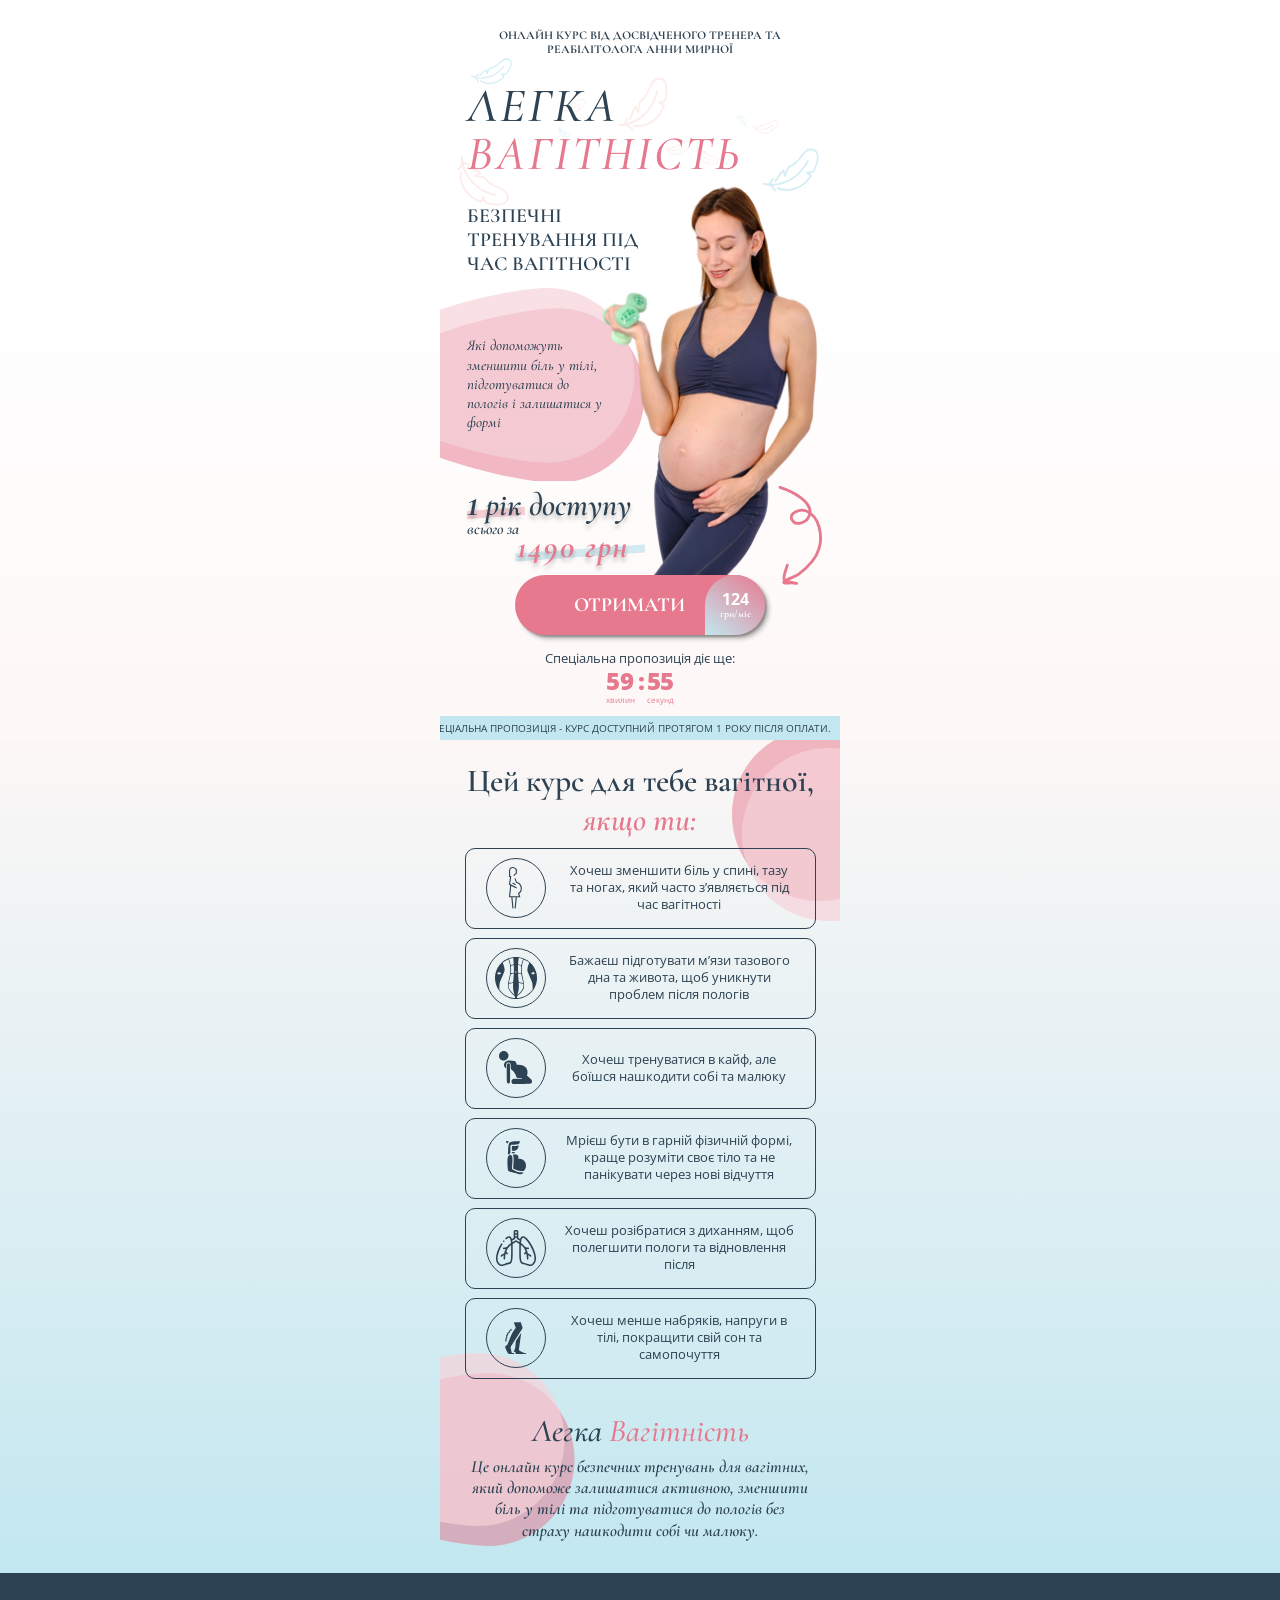
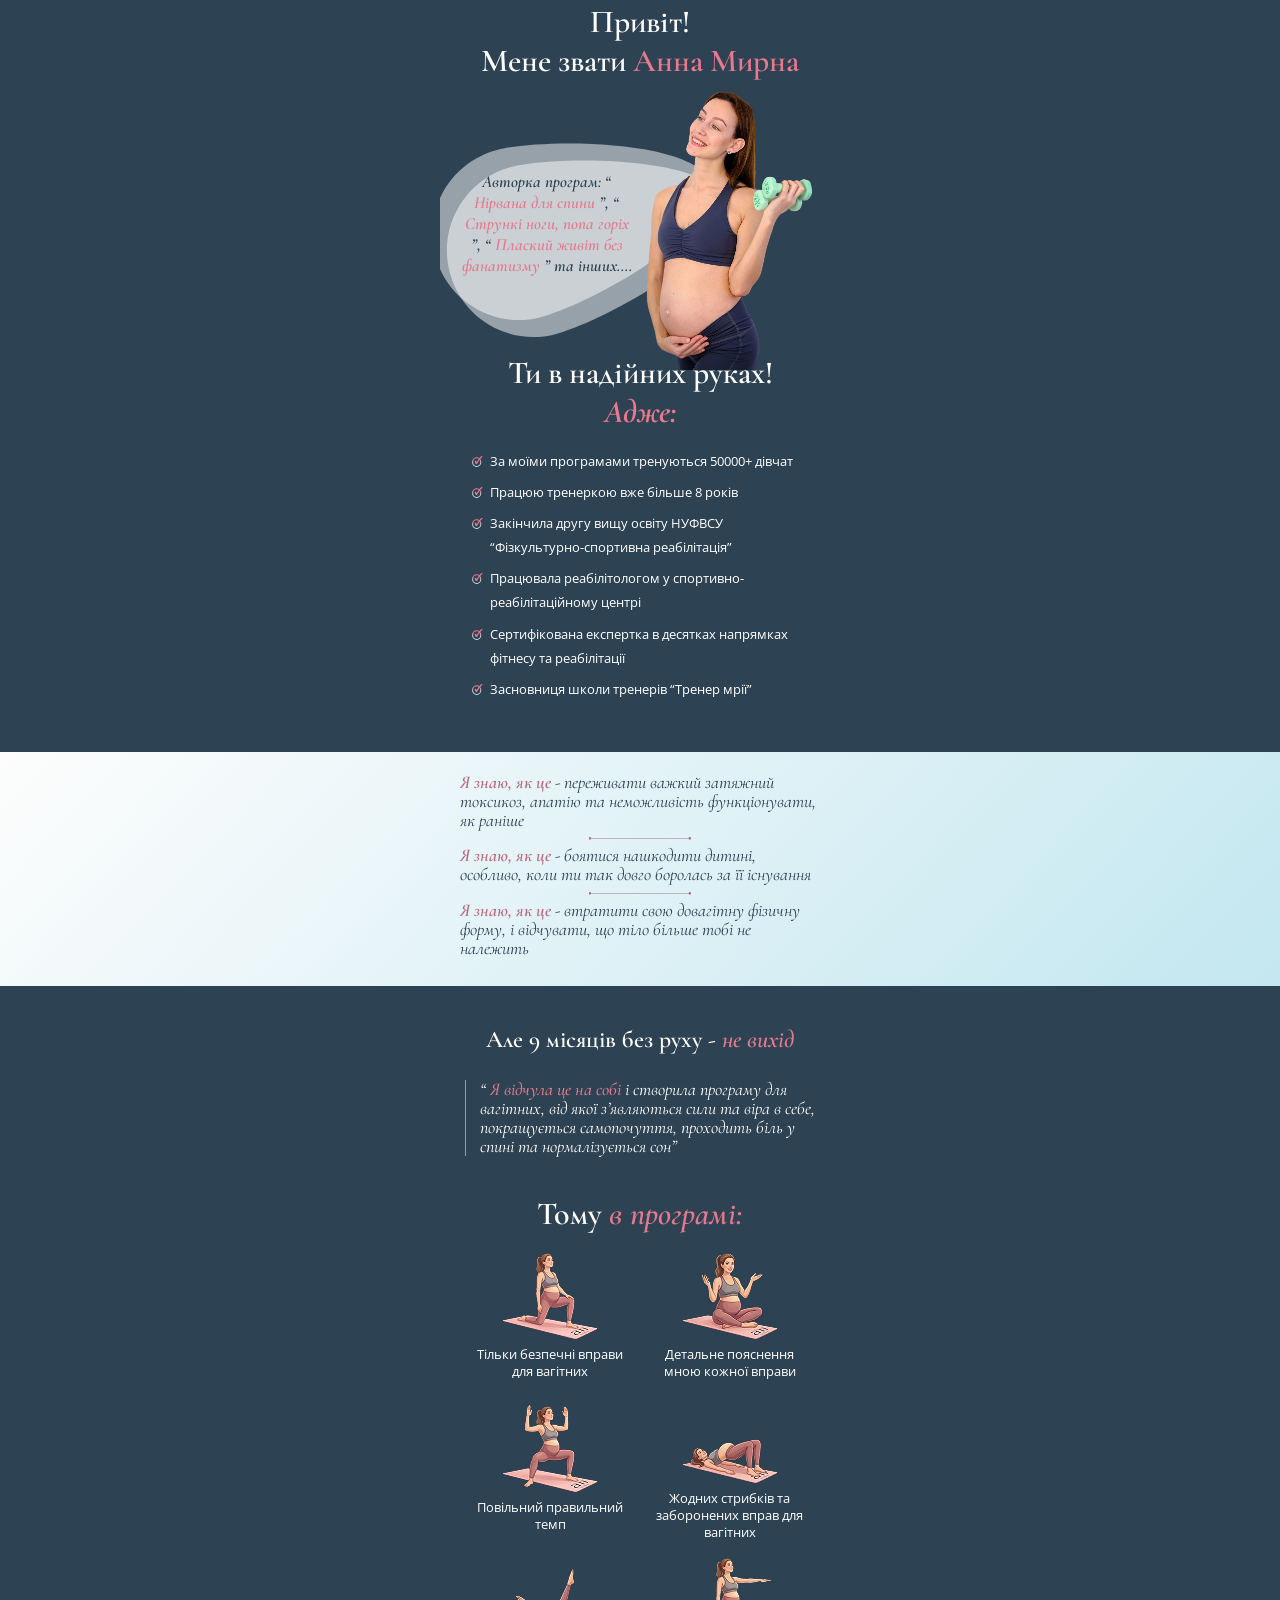
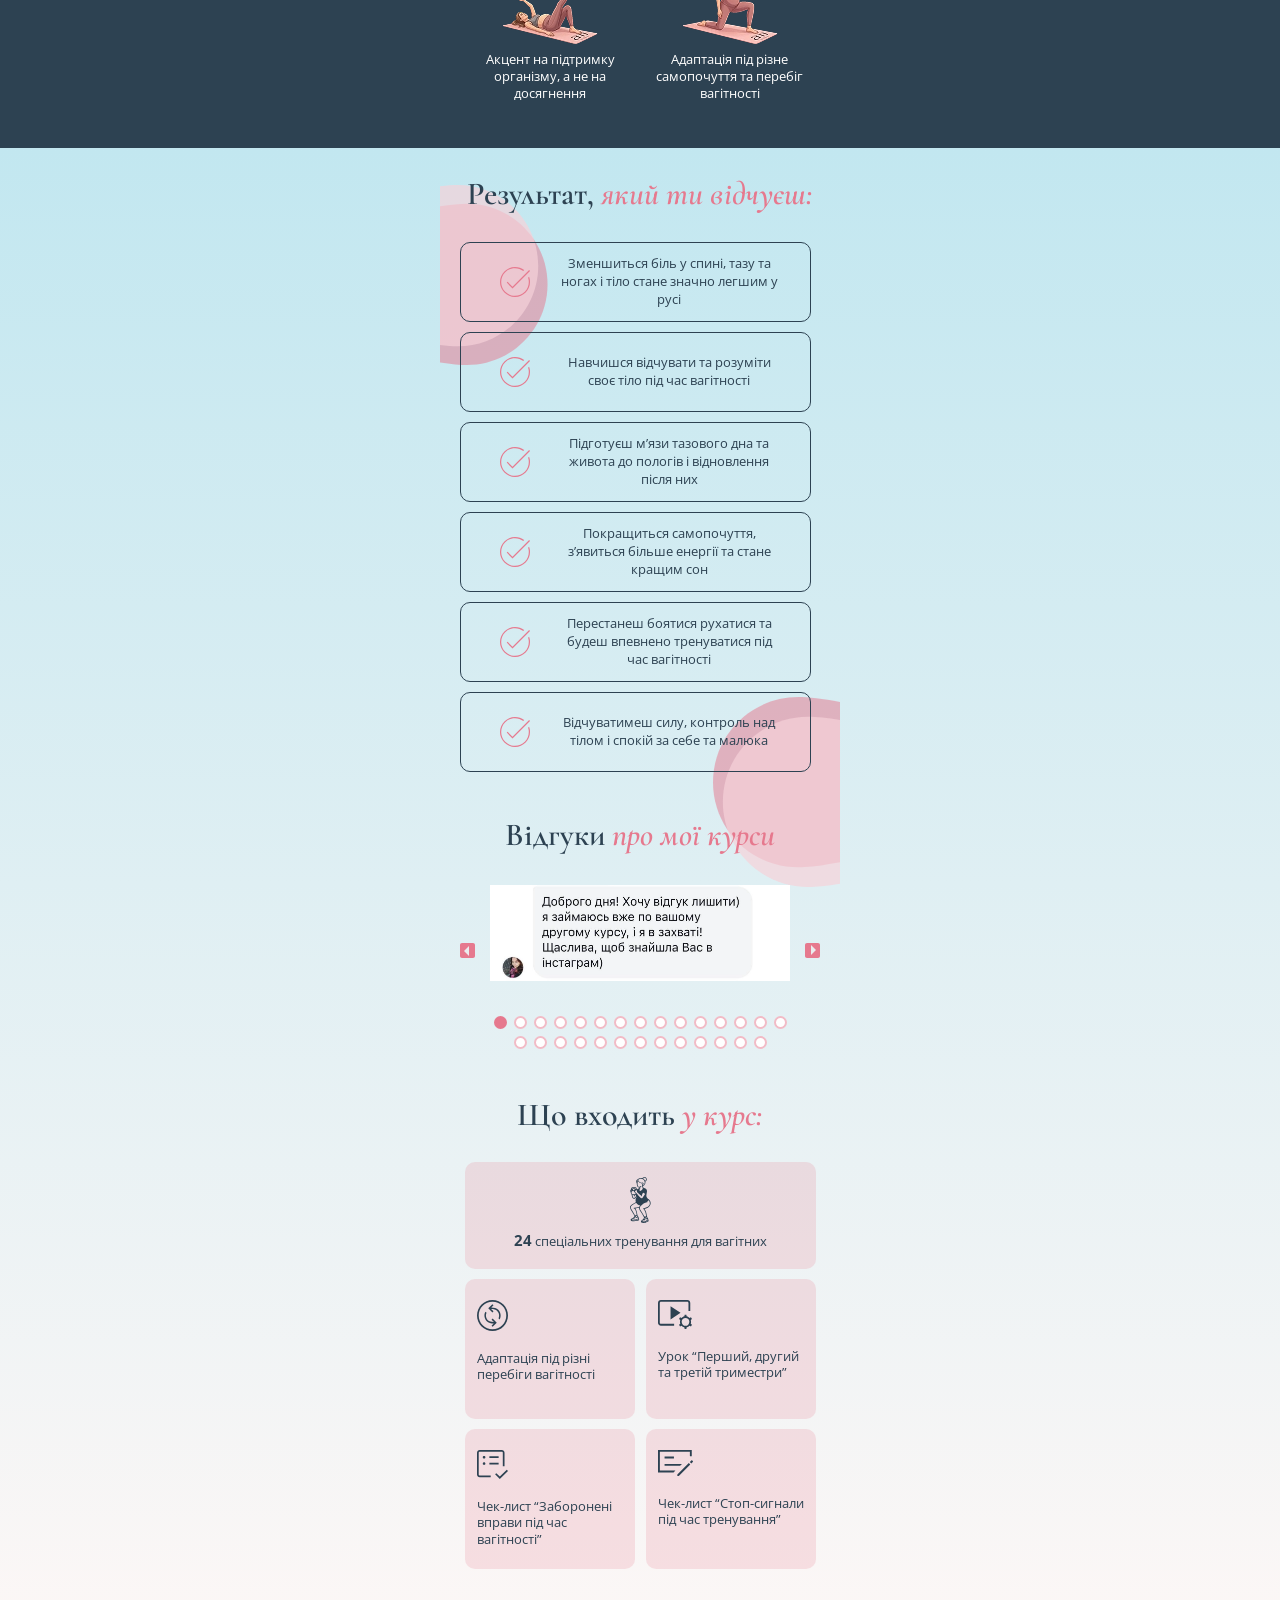
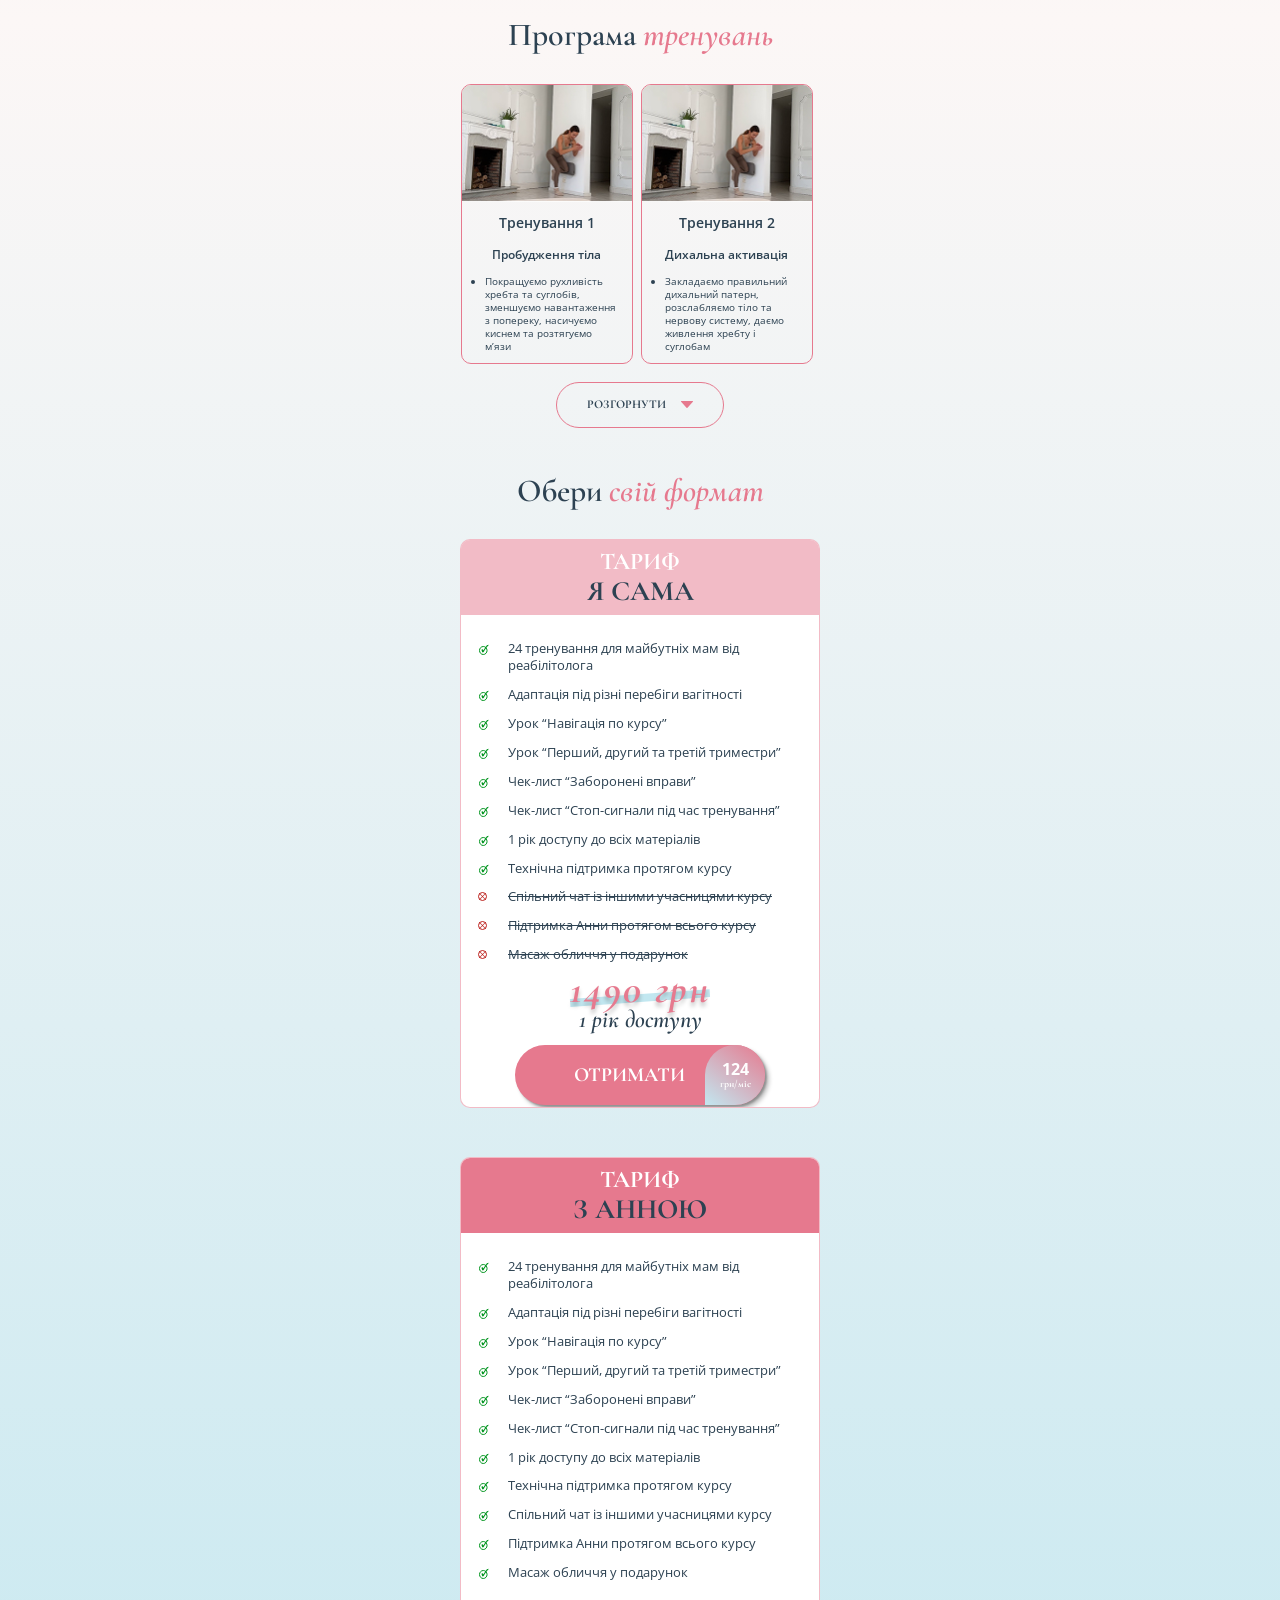
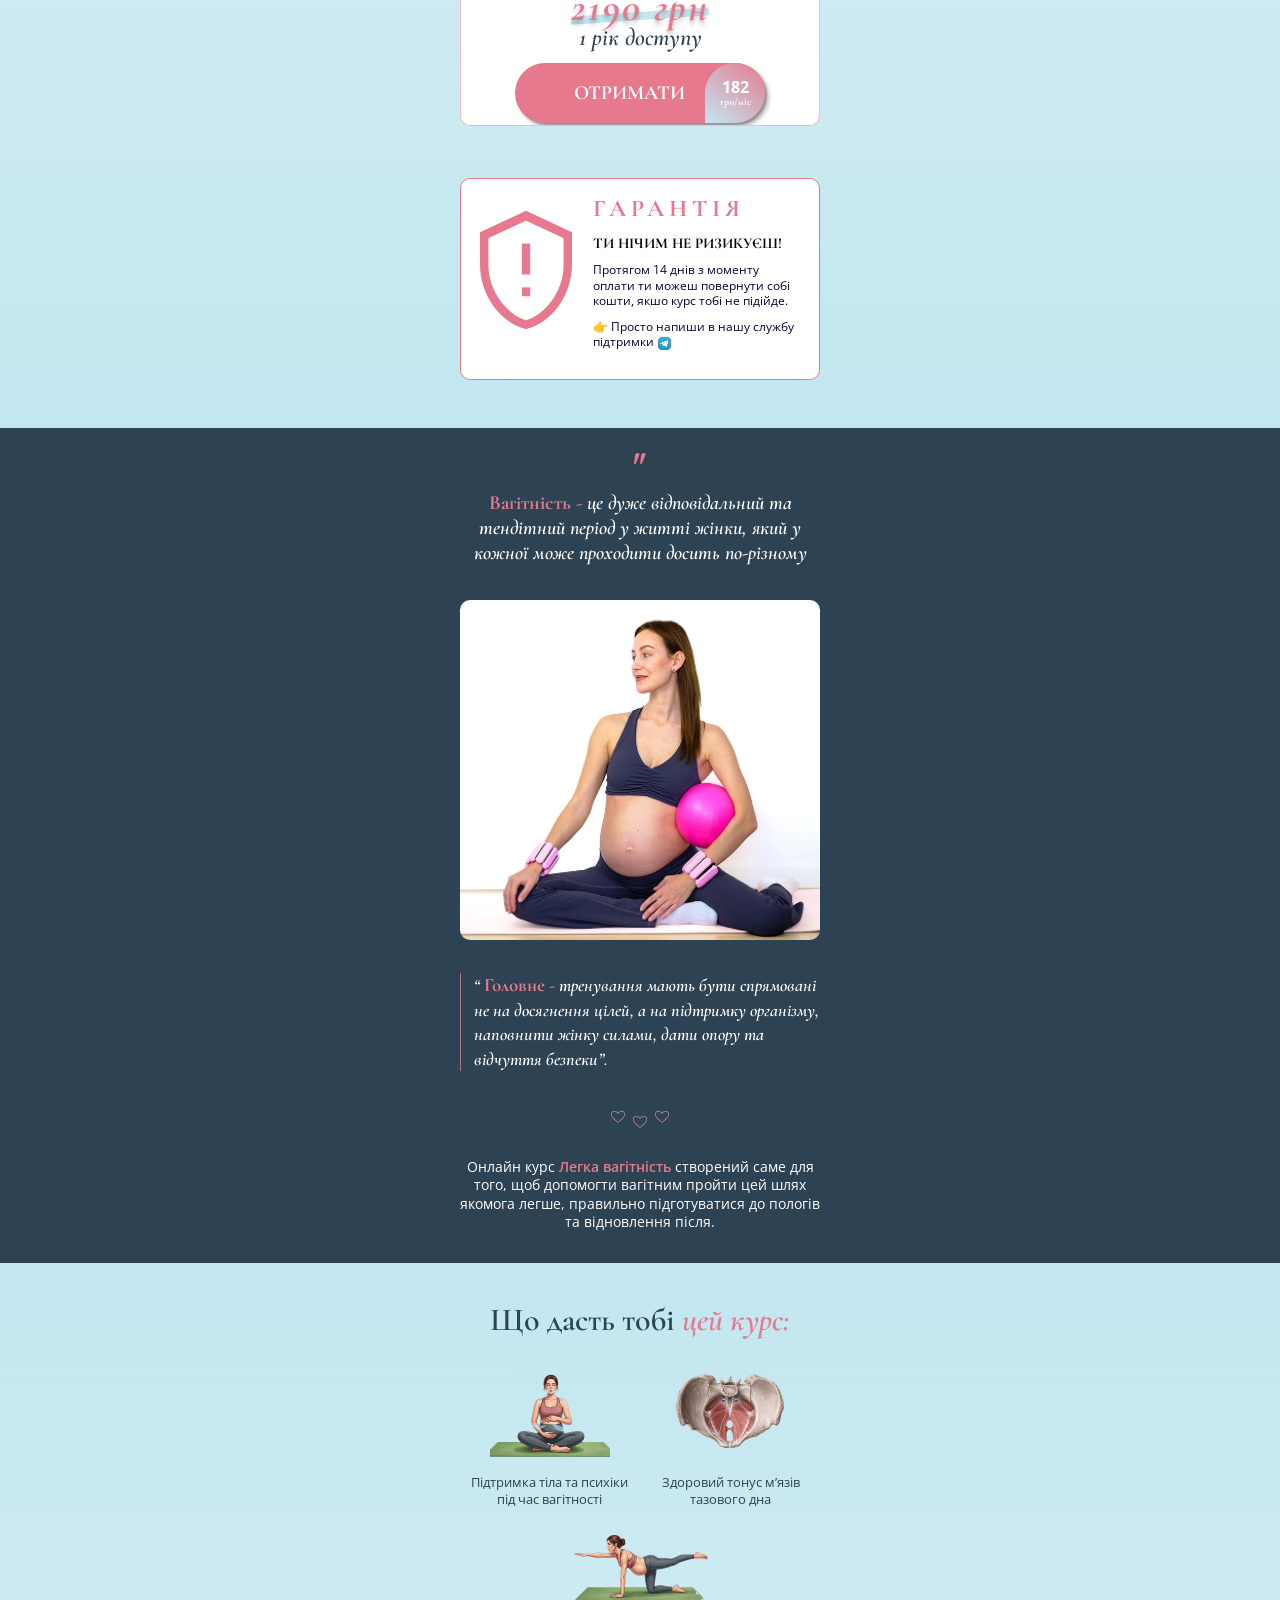
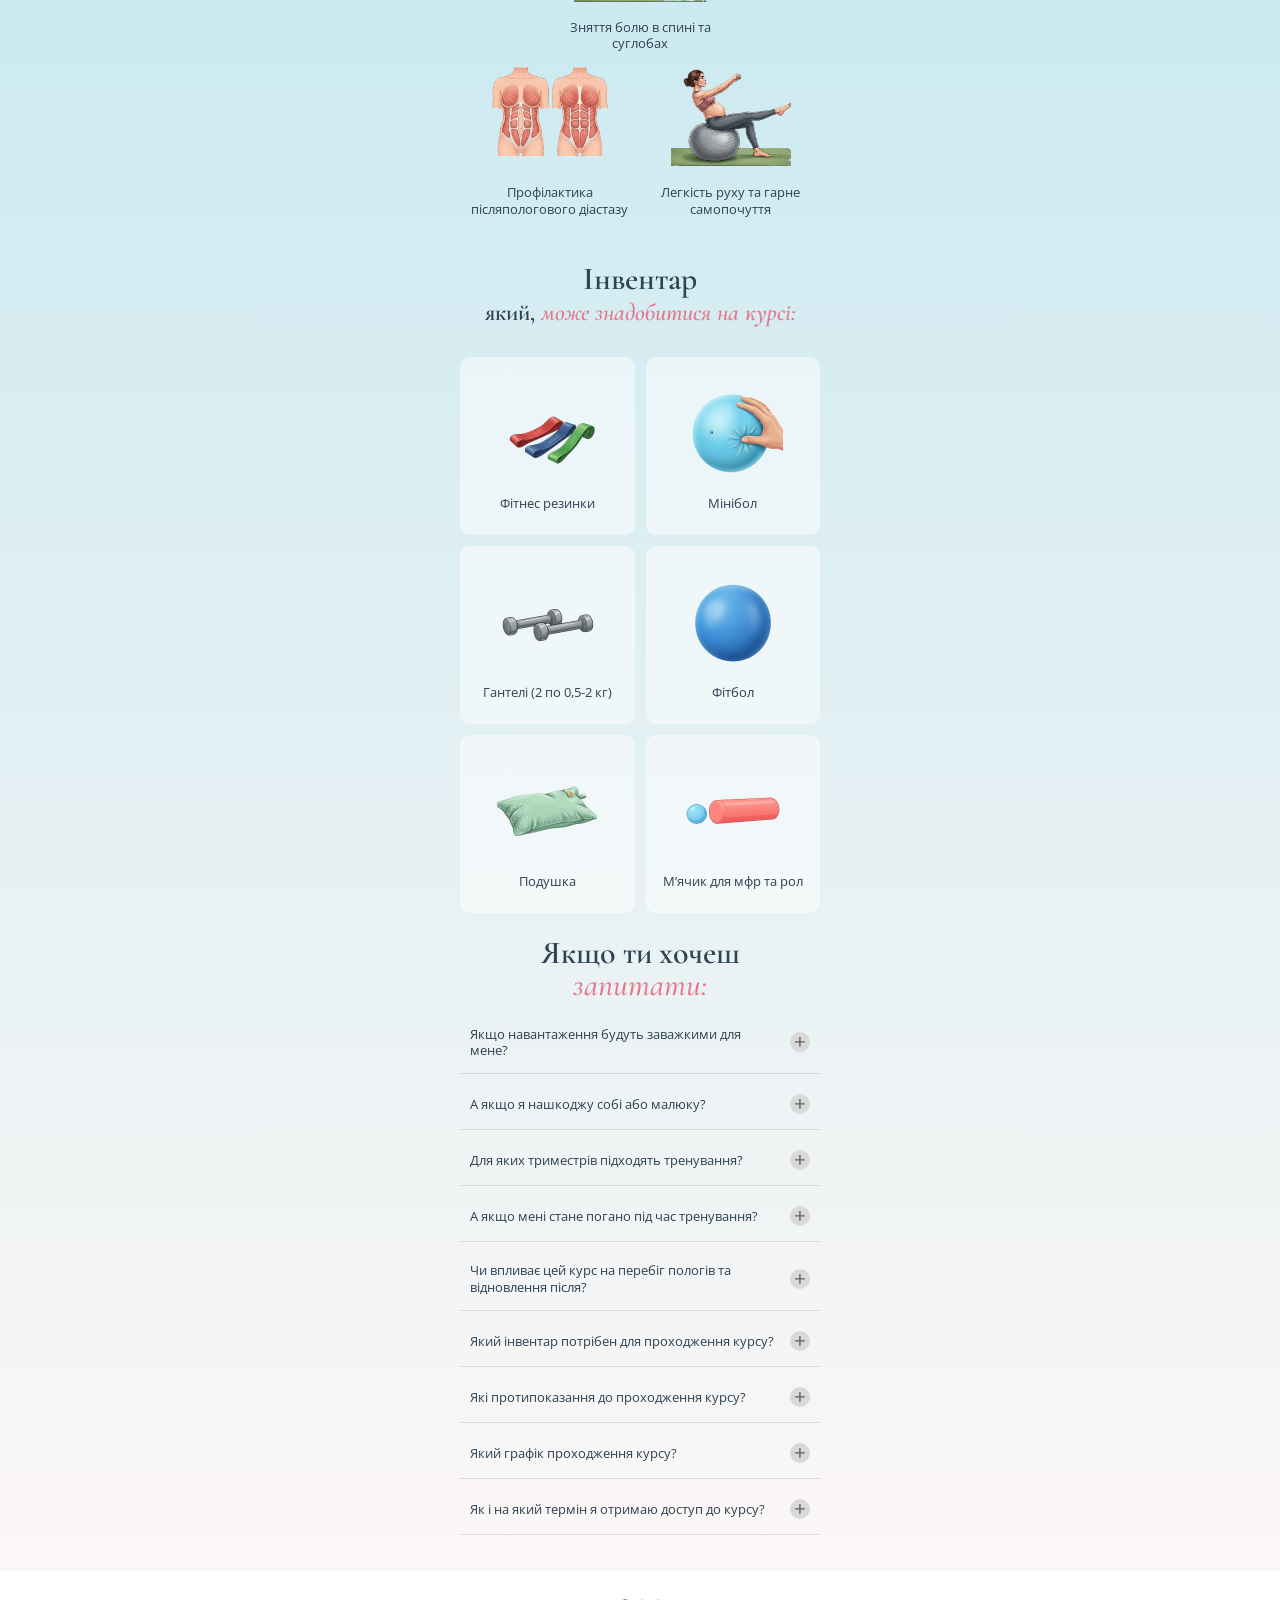
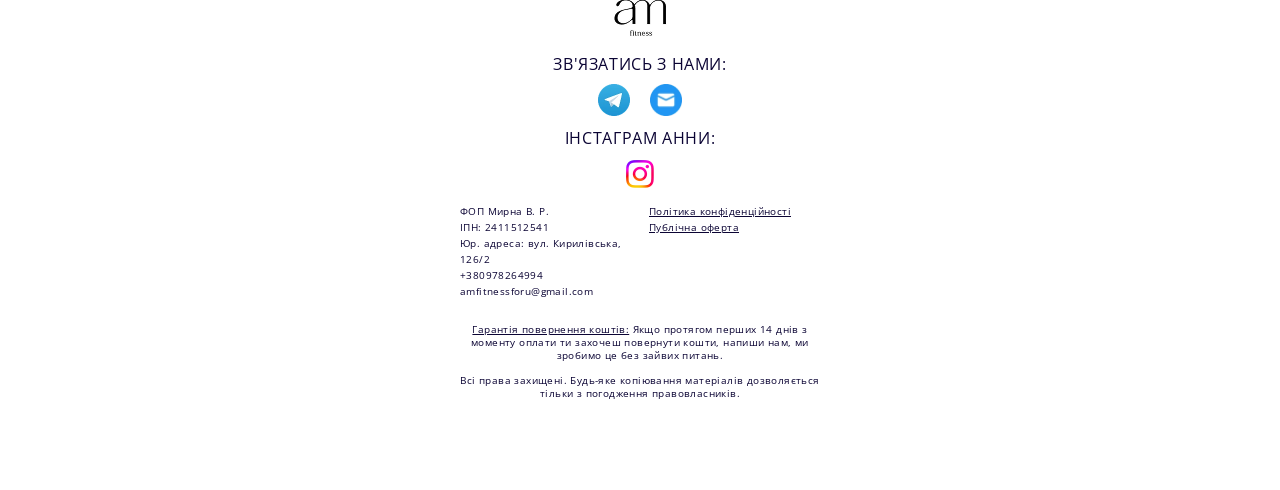
<file: index.html>
<!doctype html>
<html lang="uk">
	<head>
		<meta charset="UTF-8">
		<meta name="viewport" content="width=device-width, initial-scale=1.0">
		<link rel="icon" type="image/png" href="./assets/img/favicon/favicon-96x96.png" sizes="96x96">
		<link rel="icon" type="image/svg+xml" href="./assets/img/favicon/favicon.svg">
		<link rel="shortcut icon" href="./assets/img/favicon/favicon.ico">
		<link rel="apple-touch-icon" sizes="180x180" href="./assets/img/favicon/apple-touch-icon.png">
		<title>Легка вагітність</title>
		<script type="module" src="https://kwiga.com/build/js/kwiga-widget.js?t=123089&uuid=ea1d82cf-5a4c-47ea-84e2-87d6776aeb8a&is_modal=true"></script>
		<script type="module" src="https://kwiga.com/build/js/kwiga-widget.js?t=123103&uuid=04bfaac6-8618-4382-a068-f6bafdb47c64&is_modal=true"></script>
		<script type="module" crossorigin="" src="./js/index.min.js?v=1777641463132"></script>
		<link rel="modulepreload" crossorigin="" href="./js/main.min.js?v=1777641463132">
		<link rel="modulepreload" crossorigin="" href="./js/common.min.js?v=1777641463132">
		<link rel="stylesheet" crossorigin="" href="./css/main.min.css?v=1777641463132">
		<link rel="stylesheet" crossorigin="" href="./css/index.min.css?v=1777641463132">
		<link rel="preload" as="style" href="./css/webfonts.min.css">
		<link rel="stylesheet" media="print" onload="this.onload=null;this.removeAttribute('media');" href="./css/webfonts.min.css">
	</head>
	<body>
		<div class="wrapper">
			<header class="header fixed-block-hide">
				<div class="header__container">
					<div class="header__body">
						<div class="header__subtext">Онлайн Курс від досвідченого Тренера та реабілітолога Анни Мирної</div>
						<h1 class="header__title">
							Легка
							<span>Вагітність</span>
						</h1>
						<div class="header__info">
							<div class="header__col">
								<div class="header__subtitle">
									Безпечні
									<br>
									тренування під
									<br>
									час вагітності
								</div>
								<div class="header__text">
									<div class="header__text-block">
										Які допоможуть зменшити біль у тілі, підготуватися до пологів і залишатися у формі
									</div>
								</div>
								<div class="header__descr">
									<div class="header__year">
										<span>1</span>
										рік доступу
									</div>
									<div class="header__sub">всього за</div>
									<div class="header__price">1490 грн</div>
								</div>
							</div>
							<div class="header__img">
								<img alt="Image" loading="lazy" src="./assets/img/hero-img.webp">
							</div>
							<button data-widget-handler="123089" type="button" class="header__btn btn">
								<span class="btn__text">ОТРИМАТИ</span>
								<span class="btn__info">
									<span class="btn__num">124</span>
									<span class="btn__subtext">грн/міс</span>
								</span>
							</button>
						</div>
						<div class="header__timer-block">
							<div class="header__timer-title">Спеціальна пропозиція діє ще:</div>
							<div class="header__timer">
								<div class="header__timer-minutes">
									<span class="minutes">09</span>
									хвилин
								</div>
								<div class="header__timer-seconds">
									<span class="seconds">53</span>
									секунд
								</div>
							</div>
						</div>
						<div data-fls-marquee="" class="header__marquee">
							<div class="header__marquee-item">*Спеціальна пропозиція - Курс доступний протягом 1 року після оплати.</div>
							<div class="header__marquee-item">*Спеціальна пропозиція - Курс доступний протягом 1 року після оплати.</div>
							<div class="header__marquee-item">*Спеціальна пропозиція - Курс доступний протягом 1 року після оплати.</div>
						</div>
					</div>
				</div>
			</header>
			<main class="page">
				<section class="features">
					<div class="features__container">
						<div class="features__body">
							<h2 class="features__title">
								Цей курс для тебе вагітної,
								<span>якщо ти:</span>
							</h2>
							<div class="features__items">
								<div class="features__item">
									<div class="features__icon">
										<svg width="13" height="42" viewbox="0 0 13 42" fill="none" xmlns="http://www.w3.org/2000/svg">
											<path d="M10.2403 26.6917C12.1661 25.4951 13.1751 23.1586 12.8323 20.594C12.4396 17.6623 10.4585 15.3848 7.74321 14.7037L6.71891 11.6303C6.67159 11.4889 6.57009 11.372 6.43667 11.3053C6.30325 11.2385 6.14882 11.2275 6.00725 11.2745C5.86586 11.3219 5.74903 11.4235 5.68234 11.5568C5.61564 11.6902 5.60453 11.8446 5.65143 11.9862L6.77604 15.36C6.84082 15.5512 7.00187 15.6938 7.19935 15.7334C10.1162 16.3168 11.4558 18.7969 11.7167 20.7429C12.0204 23.0083 11.0743 25.0421 9.30733 25.9256C9.18634 25.9864 9.09128 26.0887 9.03949 26.2138C8.98771 26.339 8.98266 26.4786 9.02528 26.6071L9.90383 29.2405H1.18355L2.21864 18.8891L7.05855 21.3088C7.19192 21.3753 7.3462 21.3862 7.4876 21.3391C7.629 21.2921 7.74598 21.1909 7.81294 21.0578C7.84601 20.9917 7.86573 20.9197 7.87097 20.846C7.87621 20.7723 7.86687 20.6982 7.84347 20.6281C7.82007 20.558 7.78308 20.4932 7.73462 20.4374C7.68615 20.3816 7.62717 20.3359 7.56103 20.3029L1.17545 17.1104L2.24294 9.63932C2.24474 9.62537 2.23979 9.61278 2.24069 9.59928C2.24159 9.58579 2.24878 9.57364 2.24878 9.5597C2.24878 9.5345 2.23754 9.51291 2.23439 9.48862C2.23074 9.45139 2.22335 9.41461 2.21235 9.37886C2.20029 9.34553 2.18476 9.31357 2.16601 9.28349C2.14802 9.252 2.13002 9.22276 2.10663 9.19532C2.08254 9.16905 2.05603 9.1451 2.02746 9.12379C2.00028 9.10125 1.97089 9.08151 1.93974 9.06486C1.90579 9.04854 1.8702 9.03587 1.83358 9.02708C1.81018 9.02078 1.79039 9.00683 1.7661 9.00323C1.75215 9.00144 1.73956 9.00638 1.72606 9.00548C1.71257 9.00458 1.70087 8.99739 1.68693 8.99739H1.12462V3.93616C1.12462 1.99192 1.99192 1.12462 3.93616 1.12462C5.54481 1.12462 6.50748 2.55378 6.7477 2.95774V5.95237L4.66311 8.03696C4.61089 8.08924 4.56948 8.1513 4.54124 8.21959C4.513 8.28787 4.49848 8.36105 4.49853 8.43495C4.49857 8.50884 4.51316 8.582 4.54148 8.65026C4.5698 8.71851 4.61128 8.78052 4.66356 8.83274C4.71584 8.88496 4.7779 8.92638 4.84618 8.95462C4.91447 8.98286 4.98765 8.99737 5.06155 8.99733C5.13544 8.99729 5.2086 8.98269 5.27686 8.95437C5.34511 8.92606 5.40712 8.88457 5.45934 8.83229L7.70858 6.58306C7.81294 6.47779 7.87232 6.33474 7.87232 6.18539V2.81154C7.87232 2.72427 7.85208 2.63835 7.81294 2.56008C7.76076 2.45526 6.50344 0 3.93616 0C1.36124 0 0 1.36124 0 3.93616V9.55925C0 9.86964 0.251914 10.1216 0.562309 10.1216H1.0387L0.00584823 17.3519C0.00494854 17.3596 0.00764687 17.3659 0.00719703 17.3735C0.00269856 17.4145 0.00944599 17.4536 0.0139445 17.4941C0.0175432 17.5274 0.0170933 17.5602 0.0265401 17.5917C0.0368866 17.6263 0.0562303 17.6556 0.0728746 17.6875C0.0899688 17.7199 0.103014 17.7528 0.125957 17.7811C0.1462 17.8067 0.174091 17.8252 0.199282 17.8472C0.229422 17.8738 0.257762 17.9012 0.2933 17.921C0.300048 17.9246 0.303647 17.9309 0.310845 17.9345L1.1696 18.3641C1.15296 18.4086 1.13271 18.4509 1.12777 18.5004L0.00314891 29.7466C-0.00478246 29.8247 0.0037779 29.9037 0.028275 29.9783C0.0527721 30.053 0.0926609 30.1216 0.145363 30.1799C0.198065 30.2381 0.262406 30.2847 0.334228 30.3165C0.406049 30.3483 0.483751 30.3647 0.562309 30.3647H2.30277L3.37655 41.1048C3.38391 41.1782 3.40566 41.2495 3.44056 41.3146C3.47547 41.3796 3.52285 41.4372 3.57999 41.4839C3.6954 41.5783 3.84358 41.623 3.99194 41.6081C4.0654 41.6008 4.13669 41.579 4.20174 41.5441C4.2668 41.5092 4.32434 41.4618 4.37108 41.4047C4.41783 41.3475 4.45285 41.2818 4.47417 41.2111C4.49549 41.1404 4.50267 41.0662 4.49532 40.9927L3.43278 30.3647H6.68877L5.62578 40.9923C5.61843 41.0658 5.62562 41.1399 5.64693 41.2106C5.66825 41.2813 5.70328 41.3471 5.75002 41.4042C5.79676 41.4614 5.85431 41.5088 5.91936 41.5437C5.98441 41.5786 6.0557 41.6003 6.12916 41.6077C6.20262 41.615 6.27681 41.6079 6.34749 41.5865C6.41818 41.5652 6.48397 41.5302 6.54111 41.4834C6.59826 41.4367 6.64563 41.3792 6.68054 41.3141C6.71545 41.2491 6.7372 41.1778 6.74455 41.1043L7.81834 30.3642H10.6839C10.7729 30.364 10.8607 30.3427 10.9399 30.3021C11.0192 30.2614 11.0877 30.2025 11.1397 30.1303C11.1918 30.058 11.226 29.9744 11.2395 29.8863C11.253 29.7983 11.2454 29.7083 11.2174 29.6238L10.2403 26.6917ZM3.43323 16.0555C3.36654 16.1889 3.35557 16.3433 3.40273 16.4848C3.44989 16.6262 3.55131 16.7432 3.6847 16.8099L5.93393 17.9345C6.06734 18.0011 6.2217 18.012 6.36315 17.9648C6.50459 17.9177 6.62154 17.8163 6.68832 17.683C6.72139 17.617 6.7411 17.545 6.74633 17.4713C6.75157 17.3977 6.74221 17.3237 6.71881 17.2536C6.69542 17.1835 6.65843 17.1187 6.60997 17.063C6.56151 17.0072 6.50253 16.9616 6.43641 16.9286L4.18717 15.804C4.05383 15.7375 3.89953 15.7266 3.75816 15.7737C3.6168 15.8209 3.49993 15.9222 3.43323 16.0555Z" fill="currentColor"></path>
										</svg>
									</div>
									<div class="features__text">
										Хочеш зменшити біль у спині, тазу та ногах, який часто з’являється під
						час вагітності
									</div>
								</div>
								<div class="features__item">
									<div class="features__icon">
										<svg width="42" height="42" viewbox="0 0 42 42" fill="none" xmlns="http://www.w3.org/2000/svg">
											<path d="M18.6198 41.9082C16.4263 41.6089 15.0594 41.2526 13.1323 40.4786C9.61433 39.0661 6.29508 36.461 3.95697 33.278C3.8061 33.0718 2.77437 31.4387 2.55754 31.0626C1.72276 29.6131 0.813899 27.0875 0.418192 25.1189C-1.01828 17.9681 1.29453 10.7015 6.60767 5.66843C8.23387 4.12759 9.8185 3.04519 11.9344 2.02881C13.9454 1.06398 15.7071 0.519615 17.9838 0.161531C19.367 -0.0554901 22.6474 -0.0536813 24.0405 0.166052C26.2422 0.513285 28.3336 1.17068 30.2742 2.12647C35.8078 4.85099 39.7947 9.74029 41.3351 15.6903C41.8274 17.5955 42 18.979 42 21.0254C42 22.9596 41.8392 24.2644 41.382 26.044C40.9538 27.7123 40.6737 28.5099 40.0721 29.7758C38.9418 32.1549 37.7999 33.788 35.9253 35.7041C34.1355 37.5334 32.513 38.7198 30.3013 39.8176C28.1358 40.8918 26.356 41.447 23.8896 41.8187C22.5805 42.0149 19.7564 42.0628 18.6198 41.9082ZM19.9867 40.5274C19.8946 39.6286 19.6805 38.9052 19.4456 38.7035C19.3299 38.604 18.8945 38.2315 18.4762 37.8752C17.4372 36.99 15.8381 35.3316 15.1587 34.4345C13.4567 32.1866 12.9733 30.8998 12.9733 28.6211C12.9733 27.0558 13.266 25.0809 13.8858 22.4722C15.138 17.1995 15.3774 15.428 15.2952 12.0443C15.2166 8.79896 14.7495 6.29779 13.7078 3.5344C13.5027 2.99094 13.3347 2.53339 13.3347 2.51711C13.3347 2.28291 11.1041 3.3653 9.84741 4.20987C9.06594 4.73434 8.47418 5.18556 8.03872 5.58615L7.75775 5.84567L8.19863 6.88827C8.99276 8.7646 9.52218 10.8191 9.60439 12.3482C9.69112 13.9686 9.70919 13.9098 7.61772 18.8552C5.45759 23.9624 5.03478 24.9923 4.89655 25.477C4.63907 26.3767 4.4891 27.6762 4.38069 29.9431C4.25963 32.4922 4.14037 32.069 5.435 33.6885C8.32782 37.3064 12.4746 39.8085 17.1156 40.7354C18.5656 41.0256 18.8349 41.0636 19.5585 41.0853L20.0455 41.0998L19.9867 40.5274ZM23.5888 40.9678C27.4609 40.4162 30.8832 38.9187 33.7751 36.5098C35.095 35.4102 36.6381 33.7582 37.3744 32.6577L37.7457 32.1025L37.6879 30.8817C37.5361 27.7205 37.359 26.1633 37.0419 25.2112C36.901 24.7889 36.4212 23.6414 34.0642 18.0865C32.4651 14.3176 32.4669 14.3239 32.4199 13.0227C32.3865 12.1031 32.4163 11.7604 32.6169 10.7757C32.8807 9.48167 33.2962 8.128 33.841 6.78699C34.0407 6.29598 34.2042 5.86285 34.2042 5.82397C34.2042 5.73264 32.9186 4.73434 31.9998 4.11312C31.2771 3.62301 29.1278 2.48817 28.9236 2.48817C28.5758 2.48817 27.5314 5.90264 27.1158 8.39747C26.5015 12.0859 26.6496 15.5004 27.6073 19.7594C29.0067 25.978 29.0898 26.4744 29.0934 28.5759C29.097 30.5074 29.0076 30.9423 28.3291 32.2833C27.8268 33.2762 27.1872 34.1805 26.1039 35.4265C25.364 36.2783 23.6619 37.8834 22.8461 38.5001C22.5001 38.7623 22.3465 38.9495 22.2824 39.1882C22.1442 39.7018 21.9391 40.9569 21.9806 41.032C22.0366 41.1333 22.5787 41.1115 23.5888 40.9678ZM23.1217 37.3128C23.9592 36.6255 25.5953 34.931 26.3443 33.9761C27.1583 32.938 27.8485 31.7742 28.0644 31.0752C28.3363 30.1936 28.4511 28.9186 28.3625 27.7648L28.2867 26.7737L26.2087 26.3903C25.0659 26.1796 24.0495 26.0051 23.9501 26.0033C23.774 25.9988 23.7713 26.0349 23.8381 27.5134C23.9637 30.2723 23.7966 32.3349 23.2744 34.4752C23.0602 35.3524 22.5218 37.1582 22.3023 37.7314C22.211 37.9711 22.4992 37.8237 23.1217 37.3128ZM19.2378 36.6925C18.852 35.4817 18.45 33.9065 18.2386 32.7807C18.1049 32.0672 18.0778 31.4189 18.0778 28.9602V25.9988L17.8067 26.0494C17.6577 26.0774 16.7027 26.251 15.6836 26.4355L13.8316 26.771L13.7584 27.3117C13.6572 28.0541 13.7476 30.1014 13.9066 30.6701C14.2734 31.9822 15.278 33.5529 16.8482 35.2674C17.5041 35.9844 19.4176 37.7468 19.4907 37.7016C19.5224 37.6817 19.4085 37.2278 19.2378 36.6925ZM15.1416 25.7736C16.9042 25.4806 17.9901 25.2518 18.0895 25.1524C18.1853 25.0556 18.2783 24.0456 18.6207 19.3977C18.6921 18.4274 18.7707 17.3803 18.7951 17.0693C18.8267 16.6551 18.8086 16.5041 18.7264 16.5041C18.5168 16.5041 15.8372 17.2185 15.774 17.2908C15.7397 17.3306 15.6412 17.7701 15.5554 18.2674C15.4704 18.7647 15.203 20.0262 14.9627 21.0706C14.4794 23.1684 13.9671 25.6353 13.9671 25.864C13.9671 25.9617 14.0204 25.9951 14.1252 25.9635C14.2119 25.9373 14.6691 25.8523 15.1416 25.7736ZM28.022 25.1361C27.9515 24.74 27.6452 23.3176 27.3398 21.9748C27.0345 20.632 26.6858 19.027 26.5647 18.4085C26.4436 17.7899 26.3018 17.2573 26.2494 17.2248C26.0633 17.109 23.184 16.4725 23.1235 16.533C22.988 16.6687 23.6683 25.0945 23.8228 25.1895C23.8842 25.2274 24.2429 25.307 24.6196 25.3649C24.9963 25.4237 25.9151 25.5828 26.6605 25.7184C27.4058 25.855 28.0454 25.9409 28.0825 25.911C28.1195 25.8803 28.0924 25.5322 28.022 25.1361ZM39.4153 16.7582C39.6718 16.571 39.904 16.3829 39.9302 16.3404C39.9745 16.2699 38.4224 15.0754 37.9363 14.8059C37.7086 14.6793 37.7068 14.6829 37.6843 15.221C37.6617 15.7445 37.6093 15.7807 36.8639 15.7807H36.1918V16.3233V16.8658H36.9145C37.6011 16.8658 37.6382 16.8757 37.6481 17.0693C37.6535 17.1814 37.668 17.3134 37.6788 17.3631C37.6906 17.4129 37.7059 17.5675 37.7141 17.7068L37.7276 17.9599L38.3374 17.5295C38.6726 17.2926 39.1578 16.9454 39.4153 16.7582ZM4.40869 17.3857L4.4358 16.911L5.18114 16.8848L5.92648 16.8586V16.3233V15.7879L5.18114 15.7617L4.4358 15.7355L4.40869 15.2155C4.39424 14.9298 4.36081 14.6956 4.33552 14.6956C4.27408 14.6956 2.60271 15.8838 2.31271 16.1334L2.08685 16.3278L2.31 16.4842C2.43287 16.5692 2.89995 16.9128 3.34896 17.2465C3.79797 17.5802 4.21355 17.8551 4.27318 17.8569C4.34003 17.8596 4.39153 17.6814 4.40869 17.3857ZM17.2999 16.0854C18.0263 15.9046 18.6804 15.6993 18.7553 15.6297C18.8719 15.5212 18.8909 14.9804 18.8909 11.8517C18.8909 9.84337 18.8629 8.17141 18.8276 8.13704C18.7933 8.10268 18.1229 8.23199 17.3369 8.4246L15.9095 8.77545L15.9158 9.13624C15.9185 9.33428 15.9746 10.2485 16.0387 11.169C16.1308 12.4838 16.1336 13.171 16.0513 14.3791C15.9944 15.2246 15.924 16.0285 15.8951 16.165C15.867 16.3015 15.8743 16.4137 15.9122 16.4137C15.9493 16.4137 16.5744 16.2663 17.2999 16.0854ZM26.1898 16.184C25.9711 14.1223 25.9657 11.9874 26.1726 9.82076C26.2358 9.16066 26.234 8.86135 26.1663 8.81976C25.991 8.71125 23.0937 8.0629 23.0368 8.11986C22.9338 8.22295 22.9645 15.5085 23.0684 15.6125C23.1768 15.721 25.8618 16.4055 26.0732 16.3784C26.15 16.3694 26.2006 16.2844 26.1898 16.184ZM21.266 14.9569C21.2877 14.1539 21.2696 14.0038 21.1359 13.9053C20.9335 13.7579 20.8757 13.7615 20.7041 13.9333C20.4936 14.144 20.5008 15.7436 20.7131 15.9778C20.845 16.1243 20.8866 16.1288 21.0519 16.0194C21.219 15.9082 21.2425 15.7915 21.266 14.9569ZM18.74 7.00402C18.8032 6.35386 18.2738 1.26382 18.1266 1.10467C17.9992 0.96722 14.4432 1.82084 14.1017 2.07131C13.9734 2.16445 13.9807 2.22594 14.1758 2.67083C14.5869 3.60945 15.1244 5.33929 15.409 6.64231C15.5653 7.36029 15.7107 7.97518 15.7324 8.00955C15.7532 8.04391 16.4317 7.90013 17.2403 7.69125L18.7102 7.31056L18.74 7.00402ZM26.6126 6.9787C26.8592 5.78056 27.4013 3.97296 27.8232 2.9403L28.1376 2.17169L27.7672 2.01073C27.0453 1.69605 23.8752 0.95004 23.7586 1.06759C23.6764 1.14988 23.3042 4.40429 23.1343 6.52205L23.0756 7.2554L24.6873 7.66141C25.5736 7.88566 26.3244 8.04391 26.3542 8.01407C26.3849 7.98332 26.5006 7.51763 26.6126 6.9787Z" fill="currentColor"></path>
										</svg>
									</div>
									<div class="features__text">
										Бажаєш підготувати м’язи тазового дна та живота, щоб уникнути проблем
						після пологів
									</div>
								</div>
								<div class="features__item">
									<div class="features__icon">
										<svg width="33" height="33" viewbox="0 0 33 33" fill="none" xmlns="http://www.w3.org/2000/svg">
											<path d="M3.22493 0.20805C-0.581147 1.37325 -1.18742 7.19924 2.31551 9.03026C5.68372 10.7281 9.52348 8.39773 9.52348 4.60251C9.52348 1.60629 6.22264 -0.724108 3.22493 0.20805Z" fill="currentColor"></path>
											<path d="M7.93977 9.99569C7.19876 10.262 6.32303 10.7614 5.98621 11.1276C4.53788 12.5591 4.70629 15.7551 6.28935 16.7871L7.06403 17.2532V15.056C7.06403 12.5258 7.73768 11.5271 9.42178 11.5271C11.2406 11.5271 11.7795 12.4592 11.7795 15.6885C11.7795 17.3531 11.9143 18.5183 12.1163 18.5183C12.9247 18.5183 15.3161 21.1816 16.2256 23.0126C16.7308 24.1112 17.1687 25.1766 17.1687 25.3763C17.1687 25.576 17.4718 26.0088 17.876 26.375C18.4149 26.8744 19.0885 27.0076 20.8063 27.0076C22.2547 27.0076 23.063 27.1407 23.1304 27.4071C23.2651 27.74 22.221 27.8399 18.7517 27.8399C14.6762 27.8399 14.1373 27.9064 13.3289 28.539C12.2511 29.3713 12.15 31.0358 13.0931 32.201L13.7331 33H22.6588C30.9446 33 31.6183 32.9667 32.2919 32.3675C32.7635 31.9347 32.9993 31.3355 32.9993 30.4699C32.9993 29.3713 32.7635 29.0051 30.4394 26.8744L27.9133 24.544L28.2501 23.2789C29.7321 18.0189 25.8586 13.8575 19.5264 13.8575H17.6065L17.4044 12.4925C17.1013 10.1954 16.394 9.79594 12.5542 9.62948C10.2302 9.5629 8.88287 9.66278 7.93977 9.99569Z" fill="currentColor"></path>
											<path d="M8.27719 12.7255C7.80565 13.1583 7.73828 14.4899 7.73828 22.2135C7.73828 27.7732 7.87301 31.4685 8.0751 31.868C8.51297 32.6337 9.86025 32.7003 10.5676 31.9679C11.0391 31.5351 11.1065 30.2034 11.1065 22.4798C11.1065 16.9202 10.9718 13.2248 10.7697 12.8253C10.3318 12.0596 8.98452 11.9931 8.27719 12.7255Z" fill="currentColor"></path>
										</svg>
									</div>
									<div class="features__text">Хочеш тренуватися в кайф, але боїшся нашкодити собі та малюку</div>
								</div>
								<div class="features__item">
									<div class="features__icon">
										<svg width="20" height="34" viewbox="0 0 20 34" fill="none" xmlns="http://www.w3.org/2000/svg">
											<path d="M14.0017 0.886689C14.0017 1.48576 12.7736 2.74381 11.6054 3.37284C11.0962 3.61246 9.83816 3.73228 7.83127 3.70232C4.17694 3.64242 4.41657 3.28297 4.41657 8.79443C4.41657 12.329 4.38661 12.6285 3.84745 12.6285C3.54791 12.6285 2.9788 12.8681 2.5894 13.1976L1.87051 13.7667L2.11014 9.66308C2.37972 4.3014 2.82903 2.2346 3.84745 1.45581C4.74606 0.796828 7.68151 0.377479 11.5156 0.347525C13.7321 0.347525 14.0017 0.407432 14.0017 0.886689Z" fill="currentColor"></path>
											<path d="M12.5926 5.25992C11.9636 8.46495 9.71708 10.3221 6.99131 9.81286L5.91298 9.60319V7.26681V4.93043L7.91987 5.05025C9.20787 5.14011 10.4659 5.02029 11.3645 4.75071L12.7723 4.30141L12.5926 5.25992Z" fill="currentColor"></path>
											<path d="M7.61992 11.041C8.66829 11.1308 8.90792 11.2806 8.90792 11.7599C8.90792 12.2391 8.69825 12.329 7.29043 12.329C5.7628 12.329 5.70289 12.299 5.85266 11.5801C5.91256 11.1608 6.06233 10.8613 6.18215 10.8912C6.27201 10.9212 6.93098 10.9811 7.61992 11.041Z" fill="currentColor"></path>
											<path d="M10.556 13.7366C10.8855 13.8264 11.4846 14.1859 11.844 14.5154C12.4431 15.0845 12.533 15.3541 12.3832 16.4324L12.2035 17.7204H13.4915C15.3486 17.7204 17.8347 19.0384 18.9131 20.6559C20.5006 22.9024 20.3209 26.7065 18.5536 29.0728L17.8048 30.0613L14.7795 29.9415C11.9938 29.8217 11.5744 29.7318 9.41779 28.6235L7.05146 27.4553L7.23118 26.2572C7.32104 25.5982 7.50076 23.172 7.59062 20.8655C7.77034 16.9716 7.65053 15.7435 6.9616 14.0361C6.78187 13.5868 6.93164 13.5269 8.33946 13.5569C9.23807 13.5868 10.2265 13.6467 10.556 13.7366Z" fill="currentColor"></path>
											<path d="M1.01508 0.120369C1.30694 0.247265 1.44652 0.247263 1.56073 0.133059C1.85258 -0.1588 2.41092 0.0569229 2.57589 0.513744C2.6774 0.818293 2.24596 1.68118 1.78914 2.06186C1.28156 2.48062 1.25618 2.48062 0.761288 2.07455C-0.38077 1.11015 -0.190428 -0.374521 1.01508 0.120369Z" fill="currentColor"></path>
											<path d="M5.22492 14.1262C6.54288 14.6654 6.78251 17.3912 6.15348 24.1008C5.85395 27.3657 5.85395 27.9947 6.24334 28.3242C6.48297 28.5339 7.86084 29.2827 9.35851 29.9417C11.7548 31.02 12.3539 31.1698 14.7502 31.2597C16.3077 31.3196 17.446 31.4693 17.416 31.6491C17.3861 32.2182 15.4091 33.2965 14.4207 33.2965C13.8516 33.2965 12.893 33.1168 12.294 32.8772C11.6649 32.6375 9.32856 32.0085 7.05209 31.4993C4.41617 30.9002 2.79868 30.3611 2.46919 30.0316C1.87012 29.3426 1.42082 25.4487 1.42082 20.716C1.42082 16.9419 1.90007 15.2645 3.24799 14.3059C4.02678 13.7668 4.26641 13.7368 5.22492 14.1262Z" fill="currentColor"></path>
										</svg>
									</div>
									<div class="features__text">
										Мрієш бути в гарній фізичній формі, краще розуміти своє тіло та не
						панікувати через нові відчуття
									</div>
								</div>
								<div class="features__item">
									<div class="features__icon">
										<svg width="40" height="36" viewbox="0 0 40 36" fill="none" xmlns="http://www.w3.org/2000/svg">
											<path d="M18.5022 0.180229C18.3145 0.282097 18.0565 0.517178 17.9235 0.697407L17.6889 1.03436L17.6498 4.52138L17.6108 8.00841L16.8288 8.47074C16.3987 8.72149 16.0156 8.92523 15.9687 8.92523C15.9296 8.93306 15.7497 8.62746 15.5855 8.25917C14.5064 5.90052 12.4734 5.64977 10.0806 7.5696C9.34559 8.1573 9.20484 8.43156 9.39251 8.87821C9.52544 9.20732 9.71311 9.32487 10.1197 9.32487C10.3778 9.32487 10.5029 9.25434 10.9251 8.89388C11.535 8.37671 12.5516 7.83602 12.9347 7.83602C13.4821 7.83602 13.8965 8.23566 14.2718 9.14464C14.5846 9.88906 14.9834 11.9499 14.9912 12.8276C14.9912 13.1175 14.96 13.1724 14.7019 13.3369C13.7792 13.9011 12.098 15.4605 11.3943 16.4008C11.1753 16.6907 11.0033 16.8161 10.5654 16.9963C9.79912 17.3254 8.96244 17.537 8.22741 17.5919C7.41419 17.6546 7.21088 17.7408 7.05449 18.0777C6.9372 18.3206 6.9372 18.3911 7.03104 18.6419C7.19525 19.0807 7.53148 19.2218 8.30561 19.1591C8.64966 19.1277 9.08755 19.0729 9.27522 19.0337C9.46289 18.9945 9.62709 18.971 9.64273 18.9867C9.66619 19.0024 9.51762 19.3706 9.32214 19.8095C8.89207 20.7968 8.48545 21.9487 8.29779 22.7558C8.1805 23.273 8.12576 23.3827 7.95373 23.4532C6.57751 24.0252 5.67045 24.5738 4.95888 25.2633C4.54445 25.6551 4.51317 25.7178 4.51317 26.0391C4.51317 26.5171 4.78685 26.7992 5.25602 26.7992C5.54534 26.7992 5.64699 26.7443 6.16308 26.2899C6.47586 26.0078 6.98412 25.6551 7.28126 25.4984L7.8208 25.2085L7.77388 25.5141C7.67223 26.1488 7.54712 28.1627 7.5784 28.6563C7.60968 29.103 7.64095 29.197 7.82862 29.3537C8.1414 29.628 8.60275 29.6123 8.89989 29.3146C9.11101 29.0952 9.12665 29.0403 9.12665 28.4683C9.12665 27.1126 9.40815 24.6521 9.68183 23.6413L9.76003 23.3357L10.1432 23.7588C10.8 24.4954 11.3317 24.6129 11.7462 24.1193C12.0824 23.7196 12.0042 23.4062 11.4021 22.8028C10.9799 22.3718 10.456 21.5177 10.456 21.2435C10.456 20.9692 11.3787 19.1277 11.9182 18.3206C12.5516 17.3725 13.4039 16.393 14.1937 15.7034C14.5612 15.3743 14.9287 15.0765 15.0069 15.0373C15.1398 14.9668 15.1476 15.2019 15.1476 20.546C15.1476 27.2537 15.0538 28.9776 14.5846 30.7564C14.2249 32.1199 14.0373 32.2922 12.4499 32.59C11.0502 32.8643 10.6358 32.9818 9.34559 33.5068C7.5393 34.2356 6.77299 34.4315 5.76429 34.4393C4.99798 34.4393 4.90415 34.4236 4.41152 34.1886C3.19951 33.6087 2.18298 32.1982 1.75291 30.49C1.52614 29.5888 1.5105 27.4261 1.72945 26.1331C2.25335 22.9517 3.79378 18.971 5.8503 15.4761C6.34293 14.6455 6.49931 14.3086 6.49931 14.0892C6.50713 13.5563 5.94413 13.1959 5.44369 13.3996C4.9667 13.6033 3.2777 16.6907 2.04223 19.6136C-0.123761 24.754 -0.592928 29.4399 0.759837 32.3393C1.57306 34.0945 2.81635 35.3248 4.27077 35.8263C4.70866 35.983 4.93542 36.0065 5.80338 35.9987C7.04668 35.9908 7.73479 35.8185 9.75221 35.027C11.2926 34.4236 11.363 34.4001 12.7392 34.1259C14.0685 33.8673 14.5143 33.6871 15.0303 33.2091C15.5542 32.7311 15.8436 32.1512 16.1172 31.062C16.6333 28.9933 16.7272 27.191 16.6959 19.8957L16.6724 13.9716L18.2754 13.0391C19.159 12.5298 19.9331 12.1145 19.9957 12.1145C20.0661 12.1145 20.848 12.5376 21.7394 13.047L23.3659 13.9873L23.319 14.3791C23.2408 15.1078 23.2642 26.094 23.3502 27.3477C23.5926 30.725 24.0462 32.3706 24.961 33.2169C25.4849 33.6871 25.9619 33.883 27.2678 34.1337C28.5502 34.3845 28.8708 34.4785 30.3565 35.0662C32.2175 35.8106 32.9447 35.9908 34.188 35.9987C35.0559 36.0065 35.2827 35.983 35.7206 35.8263C37.1594 35.3326 38.4183 34.0789 39.2315 32.3393C40.553 29.5105 40.162 25.2085 38.1212 20.0602C36.1741 15.1627 32.6632 9.8107 29.942 7.60094C27.5258 5.64194 25.4928 5.88485 24.4059 8.25917C24.2416 8.62746 24.0696 8.93306 24.0227 8.92523C23.9836 8.92523 23.5926 8.72149 23.1626 8.47074L22.3806 8.00841L22.3415 4.52138L22.3024 1.03436L22.0678 0.697407C21.9427 0.517178 21.6769 0.282097 21.4892 0.180229C21.1764 0.0156746 21.0435 0 19.9957 0C18.9479 0 18.8149 0.0156746 18.5022 0.180229ZM20.7776 2.35081V3.13441H19.9957H19.2137V2.35081V1.5672H19.9957H20.7776V2.35081ZM20.7776 5.48521V6.26882H19.9957H19.2137V5.48521V4.70161H19.9957H20.7776V5.48521ZM20.7776 8.25917C20.7776 8.55693 20.8245 8.72933 20.934 8.87821C21.02 8.98792 21.6534 9.40322 22.3415 9.79503C23.0296 10.1947 23.6161 10.5473 23.6317 10.5786C23.663 10.6335 23.5144 12.138 23.4675 12.2085C23.4597 12.2242 22.7169 11.8089 21.8176 11.2839C20.9184 10.7667 20.0895 10.3435 19.9879 10.3435C19.8862 10.3435 19.0964 10.751 18.2363 11.2525C17.3762 11.754 16.6333 12.1772 16.5942 12.1929C16.5004 12.232 16.2814 10.7118 16.3518 10.5865C16.3753 10.5473 16.9617 10.1947 17.6498 9.79503C18.338 9.40322 18.9713 8.98792 19.0574 8.87821C19.1668 8.72933 19.2137 8.55693 19.2137 8.25917V7.83602H19.9957H20.7776V8.25917ZM27.7917 8.06326C28.4641 8.38454 29.0193 8.81552 29.8482 9.65398C32.9916 12.8511 36.2445 18.6027 37.6364 23.4611C38.7545 27.3399 38.692 30.3646 37.4565 32.3471C36.9013 33.2482 36.3383 33.8046 35.6502 34.1415C35.0716 34.4315 35.0325 34.4393 34.2349 34.4315C33.2497 34.4315 32.5381 34.2591 31.0993 33.6792C29.5354 33.0523 29.0975 32.9191 27.7526 32.637C26.3842 32.3549 26.0792 32.2217 25.8055 31.8142C25.4771 31.3363 25.1643 30.0041 25.0001 28.3664C24.8672 27.1518 24.7968 22.9674 24.8281 18.7124C24.8594 15.2567 24.8672 14.9746 24.9845 15.0373C25.2895 15.2019 26.4467 16.2754 26.9628 16.871C28.0184 18.0855 29.3868 20.405 29.5041 21.1651C29.5589 21.5099 29.1444 22.223 28.5032 22.8733C28.1201 23.273 28.0497 23.3827 28.0497 23.6256C28.0497 23.8529 28.1123 23.9782 28.3156 24.182C28.4641 24.3308 28.6596 24.4484 28.7535 24.4484C29.0662 24.4484 29.465 24.1976 29.8326 23.7667C30.1141 23.4454 30.2079 23.3749 30.2548 23.4611C30.4659 23.8372 30.8647 27.1597 30.8647 28.5074C30.8647 29.0403 30.8804 29.103 31.0915 29.3146C31.3886 29.6123 31.85 29.628 32.1628 29.3616C32.3426 29.2049 32.3817 29.0952 32.413 28.6955C32.4443 28.2489 32.3191 26.1566 32.2175 25.5141L32.1706 25.2085L32.7179 25.4984C33.0229 25.663 33.5233 26.0156 33.8283 26.2977C34.3366 26.7522 34.4226 26.7992 34.7275 26.7992C35.1967 26.7992 35.4782 26.5171 35.4782 26.0469C35.4782 25.7413 35.4391 25.6708 35.0716 25.3104C34.3522 24.6051 33.3826 24.0096 32.0298 23.4532C31.8734 23.3827 31.8109 23.2808 31.7327 22.9125C31.5607 22.1289 31.0289 20.6166 30.6223 19.7624L30.2392 18.9475L30.4581 18.9945C31.1931 19.1434 32.1471 19.2139 32.4364 19.1277C33.0229 18.9553 33.1949 18.2501 32.757 17.8583C32.5615 17.6781 32.4364 17.6467 31.8109 17.5997C31.0055 17.537 30.2313 17.3411 29.4181 16.9963C28.9959 16.8161 28.8082 16.6829 28.6127 16.4243C27.8933 15.4683 26.22 13.9011 25.2973 13.3369C24.9454 13.1175 24.9376 13.0235 25.1252 11.66C25.3911 9.68532 25.8916 8.36887 26.5093 7.99274C26.8612 7.77333 27.2287 7.79684 27.7917 8.06326Z" fill="currentColor"></path>
											<path d="M7.4303 10.5003C7.18008 10.6022 6.98459 10.9469 6.99241 11.2682C7.00023 11.6522 7.36775 11.9891 7.76654 11.9891C8.15751 11.9891 8.50157 11.6365 8.50157 11.2447C8.50157 10.8764 8.39992 10.6884 8.1106 10.5395C7.86037 10.4063 7.68835 10.3984 7.4303 10.5003Z" fill="currentColor"></path>
										</svg>
									</div>
									<div class="features__text">Хочеш розібратися з диханням, щоб полегшити пологи та відновлення після</div>
								</div>
								<div class="features__item">
									<div class="features__icon">
										<svg width="21" height="32" viewbox="0 0 21 32" fill="none" xmlns="http://www.w3.org/2000/svg">
											<path d="M14.7425 0.133545C14.5339 0.160234 13.0997 0.293678 11.5613 0.373745L8.7712 0.560566L9.29271 1.86832C9.55346 2.58892 10.0228 3.76323 10.2836 4.45713L10.8051 5.76489L9.24056 8.00675C7.1806 10.9425 6.42441 12.4905 4.18192 18.2553C2.38272 22.8457 2.25234 23.0859 1.28755 23.6197C0.557438 23.9934 0.244533 24.367 0.192382 24.8474C0.08808 25.7281 2.79993 31.3328 3.50396 31.7331C3.79079 31.8666 5.19887 32 6.63302 32C9.08411 32 9.26663 31.9733 9.26663 31.4662C9.26663 31.0125 9.08411 30.9324 8.11932 30.9324C7.46743 30.9324 6.86769 30.799 6.76339 30.6389C6.55479 30.2652 5.61607 25.9416 5.61607 25.2744C5.61607 25.0075 8.32792 20.6573 11.6134 15.5864C14.925 10.5155 17.6108 6.2186 17.6108 6.03177C17.6108 5.2578 15.7073 -0.0265884 15.4465 0.000101089C15.264 0.0267887 14.9511 0.0801678 14.7425 0.133545Z" fill="currentColor"></path>
											<path d="M5.61615 7.28604C5.61615 7.76644 5.40755 7.95326 4.78174 8.14008C4.02555 8.38028 3.92125 8.51372 3.89517 9.31439C3.89517 10.1151 3.79087 10.2485 3.06076 10.4353C2.33064 10.6488 2.22634 10.7823 2.22634 11.5829C2.22634 12.2502 2.04381 12.6238 1.52231 13.0508C0.87042 13.5579 0.844345 13.6647 1.13117 14.4653C1.418 15.2393 1.39193 15.3728 0.818269 15.9065C0.24461 16.4403 0.218534 16.6004 0.479289 17.3477C0.740043 18.0416 0.713968 18.2018 0.322836 18.522C0.0620816 18.7089 -0.0682956 19.0291 0.0360061 19.296C0.24461 19.8565 0.374987 19.8298 1.2094 19.0291C1.83521 18.4153 1.88736 18.2818 1.60053 17.5345C1.33978 16.8139 1.39193 16.6805 1.93951 16.2001C2.53925 15.7197 2.56532 15.613 2.27849 14.839C1.99166 14.065 2.01774 13.9582 2.66963 13.4512C3.19113 12.9974 3.32151 12.7039 3.21721 12.1701C3.08683 11.5296 3.19113 11.4228 3.89517 11.236C4.57313 11.0492 4.70351 10.889 4.78174 10.0617C4.85996 9.26101 4.99034 9.07419 5.69438 8.86068C6.42449 8.67386 6.52879 8.48704 6.60702 7.63299C6.68524 6.77895 6.60702 6.64551 6.16373 6.64551C5.7726 6.64551 5.61615 6.80564 5.61615 7.28604Z" fill="currentColor"></path>
											<path d="M13.4901 14.9725L10.8565 19.0559L10.4914 23.0859C10.1524 26.9024 10.0742 27.1693 9.29193 28.3436C8.53575 29.4646 8.50967 29.598 8.95295 29.598C9.76129 29.598 10.6479 30.4787 10.6479 31.2794V32H15.8108C20.8173 32 20.9998 31.9733 20.9998 31.4662C20.9998 31.0125 20.8173 30.9324 19.9568 30.9324C19.2528 30.9324 18.1576 30.5321 16.4366 29.6781C14.2723 28.5838 13.9594 28.3169 13.9594 27.7298C13.9594 27.3561 14.4809 23.4596 15.1068 19.0559C15.7326 14.6523 16.228 11.0226 16.1758 10.9692C16.1498 10.9425 14.9503 12.7307 13.4901 14.9725Z" fill="currentColor"></path>
										</svg>
									</div>
									<div class="features__text">Хочеш менше набряків, напруги в тілі, покращити свій сон та самопочуття</div>
								</div>
							</div>
							<div class="features__info">
								<div class="features__subtitle">
									Легка
									<span>Вагітність</span>
								</div>
								<div class="features__subtext">
									Це онлайн курс безпечних тренувань для вагітних, який допоможе залишатися
					активною, зменшити біль у тілі та підготуватися до пологів без страху нашкодити собі чи малюку.
								</div>
							</div>
						</div>
					</div>
				</section>
				<section class="about">
					<div class="about__container">
						<div class="about__body">
							<h2 class="about__title">Привіт!</h2>
							<div class="about__title">
								Мене звати
								<span>Анна Мирна</span>
							</div>
							<div class="about__block">
								<div class="about__text">
									Авторка програм: “
									<span>Нірвана для спини</span>
									”, “
									<span>Стрункі ноги, попа горіх</span>
									”, “
									<span>Плаский живіт без фанатизму</span>
									” та інших....
								</div>
								<div class="about__img">
									<img alt="Image" loading="lazy" src="./assets/img/about-img.webp">
								</div>
							</div>
							<div class="about__subtitle">
								Ти в надійних руках!
								<span>Адже:</span>
							</div>
							<ul class="about__list">
								<li class="about__li">За моїми програмами тренуються 50000+ дівчат</li>
								<li class="about__li">Працюю тренеркою вже більше 8 років</li>
								<li class="about__li">Закінчила другу вищу освіту НУФВСУ “Фізкультурно-спортивна реабілітація”</li>
								<li class="about__li">Працювала реабілітологом у спортивно-реабілітаційному центрі</li>
								<li class="about__li">Сертифікована експертка в десятках напрямках фітнесу та реабілітації</li>
								<li class="about__li">Засновниця школи тренерів “Тренер мрії”</li>
							</ul>
						</div>
					</div>
				</section>
				<div class="info">
					<div class="info__container">
						<div class="info__body">
							<div class="info__item">
								<span>Я знаю, як це</span>
								- переживати важкий затяжний токсикоз, апатію та неможливість функціонувати, як раніше
							</div>
							<div class="info__item">
								<span>Я знаю, як це</span>
								- боятися нашкодити дитині, особливо, коли ти так довго боролась за її існування
							</div>
							<div class="info__item">
								<span>Я знаю, як це</span>
								- втратити свою довагітну фізичну форму, і відчувати, що тіло більше тобі не належить
							</div>
						</div>
					</div>
				</div>
				<section class="movement">
					<div class="movement__container">
						<div class="movement__body">
							<div class="movement__subtitle">
								Але 9 місяців без руху -
								<span>не вихід</span>
							</div>
							<blockquote class="movement__blockquote">
								“
								<span>Я відчула це на собі</span>
								і створила програму для вагітних, від якої зʼявляються сили та віра в себе, покращується самопочуття, проходить біль у спині та нормалізується сон”
							</blockquote>
							<div class="movement__title">
								Тому
								<span>в програмі:</span>
							</div>
							<div class="movement__items">
								<div class="movement__item">
									<div class="movement__icon">
										<img alt="Image" loading="lazy" src="./assets/img/movement/img-1.webp">
									</div>
									<div class="movement__text">Тільки безпечні вправи для вагітних</div>
								</div>
								<div class="movement__item">
									<div class="movement__icon">
										<img alt="Image" loading="lazy" src="./assets/img/movement/img-2.webp">
									</div>
									<div class="movement__text">Детальне пояснення мною кожної вправи</div>
								</div>
								<div class="movement__item">
									<div class="movement__icon">
										<img alt="Image" loading="lazy" src="./assets/img/movement/img-3.webp">
									</div>
									<div class="movement__text">Повільний правильний темп</div>
								</div>
								<div class="movement__item">
									<div class="movement__icon">
										<img alt="Image" loading="lazy" src="./assets/img/movement/img-4.webp">
									</div>
									<div class="movement__text">Жодних стрибків та заборонених вправ для вагітних</div>
								</div>
								<div class="movement__item">
									<div class="movement__icon">
										<img alt="Image" loading="lazy" src="./assets/img/movement/img-5.webp">
									</div>
									<div class="movement__text">Акцент на підтримку організму, а не на досягнення</div>
								</div>
								<div class="movement__item">
									<div class="movement__icon">
										<img alt="Image" loading="lazy" src="./assets/img/movement/img-6.webp">
									</div>
									<div class="movement__text">Адаптація під різне самопочуття та перебіг вагітності</div>
								</div>
							</div>
						</div>
					</div>
				</section>
				<section class="results">
					<div class="results__container">
						<div class="results__body">
							<h2 class="results__title">
								Результат,
								<span>який ти відчуєш:</span>
							</h2>
							<div class="results__items">
								<div class="results__item">
									<div class="results__icon">
										<img src="./assets/img/icons/result-check.svg" alt="Image" loading="lazy">
									</div>
									<div class="results__text">Зменшиться біль у спині, тазу та ногах і тіло стане значно легшим у русі</div>
								</div>
								<div class="results__item">
									<div class="results__icon">
										<img src="./assets/img/icons/result-check.svg" alt="Image" loading="lazy">
									</div>
									<div class="results__text">Навчишся відчувати та розуміти своє тіло під час вагітності</div>
								</div>
								<div class="results__item">
									<div class="results__icon">
										<img src="./assets/img/icons/result-check.svg" alt="Image" loading="lazy">
									</div>
									<div class="results__text">Підготуєш м’язи тазового дна та живота до пологів і відновлення після них</div>
								</div>
								<div class="results__item">
									<div class="results__icon">
										<img src="./assets/img/icons/result-check.svg" alt="Image" loading="lazy">
									</div>
									<div class="results__text">Покращиться самопочуття, з’явиться більше енергії та стане кращим сон</div>
								</div>
								<div class="results__item">
									<div class="results__icon">
										<img src="./assets/img/icons/result-check.svg" alt="Image" loading="lazy">
									</div>
									<div class="results__text">
										Перестанеш боятися рухатися та будеш впевнено тренуватися під час
						вагітності
									</div>
								</div>
								<div class="results__item">
									<div class="results__icon">
										<img src="./assets/img/icons/result-check.svg" alt="Image" loading="lazy">
									</div>
									<div class="results__text">Відчуватимеш силу, контроль над тілом і спокій за себе та малюка</div>
								</div>
							</div>
							<div class="results__subtitle">
								Відгуки
								<span>про мої курси</span>
							</div>
							<div class="results__images">
								<div data-fls-slider="" class="results__slider swiper">
									<div class="results__wrapper swiper-wrapper">
										<div class="results__slide swiper-slide">
											<img alt="Image" loading="lazy" src="./assets/img/reviews/1.webp">
										</div>
										<div class="results__slide swiper-slide">
											<img alt="Image" loading="lazy" src="./assets/img/reviews/2.webp">
										</div>
										<div class="results__slide swiper-slide">
											<img alt="Image" loading="lazy" src="./assets/img/reviews/3.webp">
										</div>
										<div class="results__slide swiper-slide">
											<img alt="Image" loading="lazy" src="./assets/img/reviews/4.webp">
										</div>
										<div class="results__slide swiper-slide">
											<img alt="Image" loading="lazy" src="./assets/img/reviews/5.webp">
										</div>
										<div class="results__slide swiper-slide">
											<img alt="Image" loading="lazy" src="./assets/img/reviews/6.webp">
										</div>
										<div class="results__slide swiper-slide">
											<img alt="Image" loading="lazy" src="./assets/img/reviews/7.webp">
										</div>
										<div class="results__slide swiper-slide">
											<img alt="Image" loading="lazy" src="./assets/img/reviews/8.webp">
										</div>
										<div class="results__slide swiper-slide">
											<img alt="Image" loading="lazy" src="./assets/img/reviews/9.webp">
										</div>
										<div class="results__slide swiper-slide">
											<img alt="Image" loading="lazy" src="./assets/img/reviews/10.webp">
										</div>
										<div class="results__slide swiper-slide">
											<img alt="Image" loading="lazy" src="./assets/img/reviews/11.webp">
										</div>
										<div class="results__slide swiper-slide">
											<img alt="Image" loading="lazy" src="./assets/img/reviews/12.webp">
										</div>
										<div class="results__slide swiper-slide">
											<img alt="Image" loading="lazy" src="./assets/img/reviews/13.webp">
										</div>
										<div class="results__slide swiper-slide">
											<img alt="Image" loading="lazy" src="./assets/img/reviews/14.webp">
										</div>
										<div class="results__slide swiper-slide">
											<img alt="Image" loading="lazy" src="./assets/img/reviews/15.webp">
										</div>
										<div class="results__slide swiper-slide">
											<img alt="Image" loading="lazy" src="./assets/img/reviews/16.webp">
										</div>
										<div class="results__slide swiper-slide">
											<img alt="Image" loading="lazy" src="./assets/img/reviews/17.webp">
										</div>
										<div class="results__slide swiper-slide">
											<img alt="Image" loading="lazy" src="./assets/img/reviews/18.webp">
										</div>
										<div class="results__slide swiper-slide">
											<img alt="Image" loading="lazy" src="./assets/img/reviews/19.webp">
										</div>
										<div class="results__slide swiper-slide">
											<img alt="Image" loading="lazy" src="./assets/img/reviews/20.webp">
										</div>
										<div class="results__slide swiper-slide">
											<img alt="Image" loading="lazy" src="./assets/img/reviews/21.webp">
										</div>
										<div class="results__slide swiper-slide">
											<img alt="Image" loading="lazy" src="./assets/img/reviews/22.webp">
										</div>
										<div class="results__slide swiper-slide">
											<img alt="Image" loading="lazy" src="./assets/img/reviews/23.webp">
										</div>
										<div class="results__slide swiper-slide">
											<img alt="Image" loading="lazy" src="./assets/img/reviews/24.webp">
										</div>
										<div class="results__slide swiper-slide">
											<img alt="Image" loading="lazy" src="./assets/img/reviews/25.webp">
										</div>
										<div class="results__slide swiper-slide">
											<img alt="Image" loading="lazy" src="./assets/img/reviews/26.webp">
										</div>
										<div class="results__slide swiper-slide">
											<img alt="Image" loading="lazy" src="./assets/img/reviews/27.webp">
										</div>
										<div class="results__slide swiper-slide">
											<img alt="Image" loading="lazy" src="./assets/img/reviews/28.webp">
										</div>
									</div>
									<div class="swiper-pagination"></div>
								</div>
								<div class="results__nav">
									<button type="button" class="swiper-button-prev">
										<svg width="15" height="15" viewbox="0 0 15 15" fill="none" xmlns="http://www.w3.org/2000/svg">
											<path d="M0 2C0 0.89543 0.895431 0 2 0H13C14.1046 0 15 0.895431 15 2V13C15 14.1046 14.1046 15 13 15H2C0.89543 15 0 14.1046 0 13V2Z" fill="#E6798E"></path>
											<path d="M9 13L4 8L9 3V13Z" fill="#EBECEE"></path>
										</svg>
									</button>
									<button type="button" class="swiper-button-next">
										<svg width="15" height="15" viewbox="0 0 15 15" fill="none" xmlns="http://www.w3.org/2000/svg">
											<path d="M15 13C15 14.1046 14.1046 15 13 15H2C0.895431 15 0 14.1046 0 13V2C0 0.895431 0.895431 0 2 0H13C14.1046 0 15 0.895431 15 2V13Z" fill="#E6798E"></path>
											<path d="M6 2L11 7L6 12V2Z" fill="#EBECEE"></path>
										</svg>
									</button>
								</div>
							</div>
							<div class="results__label">
								Що входить
								<span>у курс:</span>
							</div>
							<div class="results__grid">
								<div class="results__grid-item results__grid-item--big">
									<div class="results__grid-item__icon">
										<svg width="21" height="46" viewbox="0 0 21 46" fill="none" xmlns="http://www.w3.org/2000/svg">
											<path d="M0.103982 29.6123C0.416639 28.6122 1.15885 28.0144 1.94779 27.4704C3.04316 26.7152 4.18826 26.0343 5.41142 25.4897C5.78731 25.3224 5.90354 25.1265 5.77577 24.7178C5.24799 23.03 5.60676 21.4929 6.68719 20.0965C6.77876 19.9782 6.92001 19.8742 6.85603 19.6821C6.61742 19.6133 6.5542 19.8233 6.45167 19.9402C6.16636 20.2655 5.91148 20.6163 5.6217 20.9375C4.38755 22.3055 2.83688 22.024 2.21341 20.3154C2.08031 19.9507 1.98743 19.569 1.9103 19.1886C1.74171 18.357 1.72334 17.4826 1.08625 16.7991C0.987687 16.6933 0.959659 16.514 0.92803 16.3629C0.813891 15.8177 0.632199 15.3051 0.421638 14.7815C0.109458 14.0051 0.118874 13.1329 0.832496 12.458C0.970418 12.3276 1.03816 12.1846 1.05042 11.9975C1.1085 11.1114 1.62968 10.5643 2.45915 10.2938C3.48116 9.96066 4.51255 10.0027 5.52322 10.355C6.29686 10.6247 6.70473 11.1861 6.80214 11.9722C6.82322 12.1423 6.77743 12.3258 6.95978 12.5574C7.54048 11.8607 8.38196 11.63 9.19893 11.3496C9.45549 11.2615 9.48993 11.0515 9.45938 10.8219C9.42727 10.5807 9.23544 10.5726 9.05256 10.5794C8.37093 10.6048 7.91393 10.2522 7.57926 9.73C7.08374 8.95685 6.75876 8.12389 6.8256 7.19395C6.86579 6.63488 6.75095 6.14015 6.4812 5.63162C5.82311 4.391 6.31557 3.00836 7.58329 2.34712C7.74106 2.26483 7.90745 2.18338 8.03693 2.06696C9.09501 1.11562 10.3676 0.901865 11.7288 1.0986C12.1925 1.16562 12.4886 1.13721 12.8034 0.74341C13.2887 0.136316 13.9802 -0.116178 14.7835 0.0499637C15.747 0.249236 16.3923 0.823369 16.7107 1.71486C17.0861 2.76595 16.7195 3.74931 15.7464 4.3382C15.5113 4.48046 15.3981 4.6236 15.419 4.89341C15.5591 6.70278 14.9327 8.13797 13.2463 9.04611C13.0912 9.12964 13.0281 9.25012 13.0111 9.42208C12.9323 10.2172 13.349 10.9174 14.1389 11.1034C16.8074 11.7317 17.3117 13.3325 16.8111 15.457C16.5933 16.3811 16.5237 17.3389 16.3999 18.283C16.2117 19.717 16.8366 20.8131 17.934 21.7052C18.103 21.8425 18.2816 21.9685 18.4528 22.1033C21.8213 24.7558 21.2922 29.0659 17.3798 30.8896C16.4609 31.3179 15.4974 31.6355 14.5606 31.9573C14.5332 32.1933 14.677 32.2926 14.7726 32.4089C15.5803 33.3908 16.0208 34.5254 16.2749 35.7442C16.5685 37.1532 16.88 38.5586 17.1812 39.966C17.248 40.278 17.3508 40.5536 17.6496 40.7452C17.8902 40.8996 18.0065 41.1582 18.074 41.4304C18.233 42.0714 18.4077 42.7091 18.5466 43.3542C18.6916 44.0278 18.4055 44.5169 17.6862 44.7486C17.1125 44.9335 16.5889 45.1985 16.0513 45.458C14.6979 46.1114 13.2762 46.1568 11.8484 45.687C10.7761 45.3342 10.5768 44.2405 11.4596 43.5385C11.8932 43.1936 12.3217 42.8424 12.7569 42.5009C13.3849 42.0082 13.6582 41.3278 13.9569 40.6473C14.0821 40.362 13.8969 40.1564 13.7889 39.9395C12.8008 37.9547 11.5495 36.1185 10.3424 34.2596C9.66308 33.2136 9.03052 32.1691 8.98445 30.8331C7.77188 31.0668 6.62356 31.2882 5.39481 31.525C6.02081 32.4305 6.45623 33.3739 6.71632 34.3954C7.09582 35.8859 7.25383 37.4216 7.70874 38.8966C7.79239 39.1678 7.87954 39.4054 8.14544 39.5592C8.38034 39.695 8.51015 39.9235 8.5761 40.1725C8.76525 40.8868 8.96334 41.6002 9.1127 42.3228C9.21643 42.8246 8.93195 43.1777 8.50403 43.428C8.2066 43.602 7.86746 43.7292 7.53632 43.7116C6.27635 43.6447 5.08236 44.0166 3.85675 44.172C3.03266 44.2765 2.21403 44.2131 1.44112 43.8859C0.959425 43.682 0.571382 43.3753 0.568257 42.8078C0.565106 42.2361 0.907925 41.8738 1.40459 41.628C1.86789 41.3986 2.32766 41.1611 2.80064 40.952C3.62325 40.5884 4.03871 39.8898 4.42291 39.1564C4.541 38.931 4.37663 38.7785 4.28486 38.6231C3.38808 37.1042 2.47423 35.5949 1.5773 34.0761C1.00135 33.1008 0.32354 32.1756 0.0649101 31.0447C-0.0434806 30.5708 -0.00629026 30.1193 0.103982 29.6123ZM14.1785 39.0108C14.5539 39.6811 14.9865 39.7779 15.8157 39.4069C16.0958 39.2816 16.2109 39.1349 16.1296 38.8201C16.0034 38.3309 15.9174 37.8314 15.8269 37.334C15.4744 35.3983 14.9779 33.5263 13.482 32.0694C13.2925 31.8849 13.0319 31.6755 13.2 31.3648C13.3658 31.0582 13.6443 31.2056 13.8922 31.2642C13.9474 31.2773 14.0133 31.2685 14.0696 31.2533C15.8583 30.7717 17.6005 30.1962 18.8937 28.801C20.4038 27.1718 20.1258 24.3057 18.3341 23.1483C17.9722 23.5755 17.6079 24.0056 17.2319 24.4496C17.3554 24.6177 17.6661 24.6981 17.5523 24.9949C17.4497 25.2628 17.1951 25.2659 16.9606 25.3163C16.4145 25.4337 15.8614 25.5155 15.3293 25.6997C13.5527 26.3147 12.2366 27.5342 10.9661 28.8132C9.61505 30.1732 9.47808 31.3452 10.4766 32.9696C11.6983 34.9569 13.0158 36.8887 14.1785 39.0108ZM4.69193 37.7129C4.73085 37.7808 4.77976 37.8452 4.80712 37.9173C5.06839 38.6058 5.59379 38.3348 6.06258 38.2397C6.62421 38.1258 6.63833 37.7643 6.52823 37.3058C6.39233 36.7399 6.33345 36.1567 6.20282 35.5893C5.91445 34.337 5.63144 33.0784 4.77404 32.0412C4.62542 31.8614 4.50214 31.6433 4.23258 31.6134C3.95179 31.5822 3.59611 31.5863 3.62994 31.2125C3.66533 30.8213 4.05797 30.8763 4.34448 30.8493C5.85955 30.7068 7.34977 30.4355 8.81907 30.0519C8.97201 30.012 9.16445 30.0101 9.23879 29.8571C9.50817 29.3028 9.91012 28.8266 10.2814 28.278C8.69041 28.0175 7.3824 27.4269 6.5092 26.1325C6.3115 25.8394 6.08679 26.011 5.88198 26.1094C4.5899 26.7307 3.33232 27.4086 2.17952 28.2578C0.663366 29.3747 0.383953 30.4195 1.30627 32.0424C2.37919 33.9303 3.5286 35.7771 4.69193 37.7129ZM7.57429 7.08451C7.54103 7.73962 7.6877 8.36136 7.9607 8.95499C8.35691 9.81654 8.81754 10.0085 9.7364 9.72447C10.1448 9.59821 10.5005 9.3901 10.8244 9.12237C10.9847 8.98997 11.1737 8.87619 11.3571 9.05056C11.5624 9.24589 11.4486 9.45334 11.2843 9.61266C11.1154 9.77647 10.9392 9.95446 10.7296 10.0527C10.349 10.2312 10.207 10.4907 10.2494 10.8907C10.2918 11.2911 10.1819 11.6505 9.91402 11.9777C9.67452 12.2702 9.5574 12.626 9.52552 13.0045C9.44862 13.9177 9.8711 14.2161 10.7126 13.8261C11.3423 13.5343 11.8076 13.0614 12.2246 12.5244C12.6741 11.9456 13.0305 11.4728 12.5391 10.6498C12.0787 9.87889 12.1923 8.87132 11.8911 8.00004C11.8011 7.73978 11.9009 7.50649 12.2304 7.4226C12.4237 7.37338 12.6037 7.27453 12.7139 7.09752C12.8576 6.86694 12.9239 6.60798 12.7438 6.38771C12.5348 6.13206 12.3579 6.36218 12.1908 6.48612C11.9873 6.63711 11.7916 6.57712 11.5694 6.5126C10.2231 6.12173 9.00282 5.53931 8.11052 4.3539C7.81875 4.70005 7.64805 5.02524 7.62202 5.39573C7.58525 5.91918 7.59244 6.44556 7.57429 7.08451ZM5.12805 14.5452C4.93087 14.6102 4.78388 14.3953 4.64257 14.4138C5.29475 15.1785 6.10629 15.8068 6.78008 16.5553C8.03015 17.9438 9.06863 19.5093 10.4879 20.7583C11.2668 21.4438 11.9125 21.4142 12.5963 20.6382C13.3153 19.8224 13.8731 18.897 14.4353 17.9779C15.2129 16.7067 15.1466 16.5465 13.7047 16.0078C12.9809 15.7374 12.938 15.7547 12.6291 16.427C12.4742 16.7644 12.3142 17.0996 12.1604 17.4375C11.9706 17.8543 11.6621 18.2498 12.0267 18.7374C12.1269 18.8713 12.0851 19.0914 11.8773 19.1813C11.6776 19.2677 11.5306 19.1555 11.4085 19.0167C10.988 18.5388 10.4592 18.1859 9.95273 17.8055C9.23996 17.2702 8.56195 16.6956 7.89064 16.1107C7.30649 15.6017 6.98689 15.0255 6.91009 14.2569C6.81751 13.3306 6.53358 13.0844 5.59932 12.8607C5.78067 13.0407 6.22228 13.0386 6.10843 13.3546C5.9698 13.7393 5.62988 13.3781 5.37107 13.4151C5.48508 13.5844 5.84001 13.6684 5.63924 13.9206C5.372 14.2563 5.11966 13.7808 4.84072 13.8459C4.92061 14.0892 5.5465 14.054 5.12805 14.5452ZM7.13109 4.51237C7.29453 4.17497 7.52722 3.88589 7.77769 3.60563C8.10404 3.24049 8.39132 3.25535 8.60775 3.68876C9.14921 4.77307 10.1367 5.28805 11.2326 5.67318C11.5226 5.77508 11.7848 5.78271 12.0918 5.6479C12.7498 5.359 13.3297 5.66189 13.5155 6.34718C13.6876 6.98171 13.4862 7.49156 12.9393 7.87556C12.7967 7.97569 12.5869 8.07842 12.7368 8.28341C12.8856 8.48687 13.0693 8.32285 13.2093 8.23709C14.1198 7.67944 14.5491 6.8565 14.6853 5.82947C15.0035 3.42962 12.7744 1.35111 10.3219 1.75664C9.11014 1.95702 8.2631 2.73938 7.35796 3.41722C6.95941 3.71568 6.82174 4.21494 6.97509 4.8278C7.04857 4.67996 7.07419 4.6284 7.13109 4.51237ZM3.35066 17.2743C3.86809 17.2547 4.39339 17.3385 4.90099 17.192C5.33446 17.0668 5.71034 16.5352 5.49451 16.3482C5.11551 16.0198 4.8945 15.5558 4.50755 15.2638C3.95954 14.8502 3.48289 14.4662 4.02414 13.6543C3.15012 13.5778 2.55955 13.8003 2.07189 14.3206C1.49313 14.9382 1.46809 15.6472 1.72405 16.3895C1.96683 17.0936 2.54655 17.2854 3.35066 17.2743ZM5.14246 18.9193C5.17591 19.1839 5.18219 19.473 4.83204 19.4982C4.53705 19.5194 4.47065 19.2486 4.41139 19.0147C4.36372 18.8266 4.30904 18.6393 4.243 18.4565C4.08306 18.014 3.05633 17.721 2.67672 18.0034C2.56526 18.0864 2.55393 18.2033 2.5683 18.3176C2.66532 19.0897 2.79352 19.8591 3.17582 20.5531C3.46162 21.0719 3.99531 21.1962 4.49885 20.8664C5.15872 20.4342 5.58265 19.7882 6.0252 19.1657C6.07467 19.0961 6.10321 18.9592 6.06623 18.8936C5.85732 18.523 5.84589 18.0869 5.6912 17.7259C4.87023 17.8273 4.93687 18.3026 5.14246 18.9193ZM16.6643 43.2404C17.6825 42.7444 17.7026 42.7046 17.3431 41.8953C16.4561 42.423 16.0246 42.3142 15.4115 41.404C15.3068 41.2485 15.1541 41.1598 14.9829 41.1013C14.7634 41.0264 14.5828 41.0745 14.5015 41.306C14.4251 41.5234 14.5518 41.6269 14.7466 41.6939C14.9345 41.7586 15.1201 41.8314 15.3016 41.9116C15.489 41.9944 15.5859 42.1364 15.4981 42.335C15.4207 42.5099 15.266 42.5213 15.0924 42.4765C14.9828 42.4482 14.8906 42.3408 14.7514 42.4027C14.8829 42.573 15.2327 42.6654 15.0322 42.9532C14.8498 43.215 14.6075 43.0482 14.3896 42.9559C14.1903 42.8715 13.994 42.7672 13.689 42.7907C13.869 42.8633 13.9859 42.8941 14.0843 42.9538C14.2858 43.076 14.6972 43.0887 14.5651 43.4269C14.4143 43.813 14.0909 43.5527 13.8503 43.4671C13.0128 43.169 12.8484 43.2166 12.1967 43.9964C12.8169 44.4163 13.473 44.5602 14.2372 44.4135C15.1379 44.2406 15.8305 43.7112 16.6643 43.2404ZM4.79835 40.1305C4.85699 40.3242 5.05806 40.3579 5.19568 40.4623C5.35251 40.5813 5.45585 40.7188 5.33297 40.9079C5.21342 41.0919 5.0439 41.0743 4.85955 40.9938C4.70372 40.9258 4.58869 40.7639 4.37611 40.7886C4.48045 41.0066 4.90208 41.0348 4.75144 41.3715C4.61618 41.6738 4.34369 41.487 4.12722 41.4846C4.15635 41.9975 3.93854 42.0922 3.51575 41.8501C3.34439 41.7519 3.18257 41.6339 2.96212 41.7401C2.57577 41.9263 2.18411 42.1021 1.76583 42.2956C2.21629 42.6233 2.2226 42.6168 2.73698 42.6466C4.49173 42.7482 6.06356 41.8672 7.78119 41.7605C8.00892 41.7463 8.17982 41.5711 8.07844 41.2945C7.99294 41.0612 8.04617 40.7853 7.85082 40.5851C6.65708 41.1868 6.17026 41.0537 5.309 39.9333C5.09491 39.6548 4.90447 39.7526 4.79835 40.1305ZM14.5023 2.71129C14.7255 3.07061 14.9487 3.42994 15.1676 3.7823C15.8952 3.49398 16.2066 2.9613 16.0746 2.18672C15.9573 1.49794 15.5243 1.02108 14.8477 0.808797C14.3275 0.64561 13.8212 0.718849 13.4094 1.12623C13.1839 1.3493 13.1409 1.53718 13.444 1.73763C13.8248 1.98949 14.1649 2.28953 14.5023 2.71129ZM4.56778 10.8173C3.89403 10.8283 3.2074 10.7061 2.5614 11.0027C2.08306 11.2224 1.77136 11.5469 1.78012 12.2199C3.24538 10.7286 4.63973 10.7586 6.006 12.1881C6.06713 11.4063 5.74937 11.0838 4.56778 10.8173ZM2.84489 12.1662C2.82412 12.557 2.97963 12.8563 3.38389 12.9443C4.14319 13.1094 4.41716 12.9322 4.89076 11.9781C4.19115 11.8577 3.53701 11.6656 2.84489 12.1662ZM7.79158 42.4276C7.0541 42.5904 6.28549 42.5849 5.56486 42.8485C4.38043 43.2816 3.16569 43.4932 1.89773 43.2147C2.29237 43.461 2.72943 43.4777 3.16387 43.4594C4.69738 43.3946 6.17546 42.8769 7.72989 42.9364C8.00941 42.9471 8.35882 42.7955 8.35704 42.392C8.17226 42.2685 8.02658 42.374 7.79158 42.4276ZM6.96581 39.2506C6.90623 39.0971 6.92797 38.8946 6.69825 38.8328C6.36488 38.9319 6.02811 39.032 5.67044 39.1383C5.80676 39.3454 5.94624 39.5273 6.05292 39.7258C6.24873 40.0903 6.57163 40.3398 6.95756 40.2049C7.35796 40.0651 7.02059 39.7032 7.02796 39.4404C7.02898 39.4041 7.0052 39.3671 6.96581 39.2506ZM13.8749 45.2205C14.319 45.2253 14.7481 45.163 15.1667 45.0052C15.948 44.7107 16.6447 44.2296 17.4743 44.038C17.7046 43.9848 17.8397 43.8145 17.6318 43.4698C15.8327 44.4859 14.1187 45.9308 11.8077 44.7423C12.4109 45.2112 13.0832 45.2312 13.8749 45.2205ZM16.046 41.0492C16.1449 41.2573 16.2286 41.5505 16.5349 41.4188C16.8026 41.3038 16.6343 41.044 16.5844 40.8507C16.514 40.5778 16.5173 40.2735 16.2587 40.0354C15.9548 40.1445 15.6504 40.2537 15.3179 40.3731C15.5741 40.5965 15.8878 40.6829 16.046 41.0492ZM1.64172 13.51C1.45037 13.5442 1.25902 13.5784 1.06535 13.6131C0.980919 13.8984 0.997073 14.1527 1.08394 14.4313C0.894775 13.8532 1.38165 13.742 1.64172 13.51Z" fill="currentColor"></path>
										</svg>
									</div>
									<div class="results__grid-item__text">
										<span>24</span>
										cпеціальних тренування для вагітних
									</div>
								</div>
								<div class="results__grid-item">
									<div class="results__grid-item__icon">
										<svg width="31" height="31" viewbox="0 0 31 31" fill="none" xmlns="http://www.w3.org/2000/svg">
											<path d="M15.6193 26.8271L19.7659 22.6903L15.6193 18.5535L14.5394 19.6333L16.9208 22.0147C15.5873 22.0213 14.4021 21.8645 13.3653 21.5441C12.3288 21.2241 11.4981 20.7516 10.8733 20.1268C10.2329 19.4864 9.75094 18.76 9.42744 17.9477C9.10395 17.1351 8.94221 16.3225 8.94221 15.5099C8.94221 15.0219 8.99574 14.534 9.10281 14.046C9.20987 13.5581 9.36717 13.0955 9.57469 12.6583L8.40918 11.625C8.07564 12.2321 7.82721 12.8611 7.66389 13.5121C7.50057 14.1631 7.4189 14.8258 7.4189 15.5C7.4189 16.5233 7.61753 17.5331 8.01479 18.5294C8.41234 19.526 8.99976 20.4184 9.77705 21.2066C10.5541 21.9948 11.5752 22.5805 12.8405 22.9637C14.1057 23.3466 15.4051 23.5413 16.7387 23.5479L14.5394 25.7472L15.6193 26.8271ZM22.624 19.375C22.9575 18.7679 23.2059 18.1389 23.3693 17.4879C23.5326 16.8369 23.6143 16.1742 23.6143 15.5C23.6143 14.4802 23.4172 13.4671 23.0231 12.4607C22.629 11.4544 22.0378 10.562 21.2496 9.78351C20.4835 8.99531 19.464 8.41133 18.191 8.03158C16.9183 7.65183 15.6194 7.46196 14.2944 7.46196L16.4937 5.25278L15.4139 4.17294L11.2672 8.30972L15.4139 12.4465L16.4937 11.3667L14.1024 8.97536C15.4294 8.97536 16.6161 9.13711 17.6627 9.4606C18.7092 9.78409 19.5449 10.2591 20.1698 10.8857C20.7944 11.5121 21.2707 12.2324 21.5988 13.0467C21.9269 13.8613 22.0909 14.6758 22.0909 15.4901C22.0909 15.9781 22.0374 16.466 21.9303 16.954C21.8233 17.4419 21.6658 17.9045 21.458 18.3417L22.624 19.375ZM15.5056 31C13.3623 31 11.3471 30.5933 9.46017 29.7798C7.57347 28.9663 5.93219 27.8624 4.53633 26.468C3.14047 25.0735 2.03552 23.4337 1.22149 21.5484C0.407162 19.6635 0 17.6492 0 15.5056C0 13.3623 0.406731 11.3471 1.22019 9.46017C2.03366 7.57347 3.1376 5.93219 4.53203 4.53633C5.92645 3.14047 7.5663 2.03552 9.45156 1.22149C11.3365 0.407162 13.3508 0 15.4944 0C17.6377 0 19.6529 0.406733 21.5398 1.2202C23.4265 2.03366 25.0678 3.1376 26.4637 4.53203C27.8595 5.92645 28.9645 7.5663 29.7785 9.45156C30.5928 11.3365 31 13.3508 31 15.4944C31 17.6377 30.5933 19.6529 29.7798 21.5398C28.9663 23.4265 27.8624 25.0678 26.468 26.4637C25.0735 27.8595 23.4337 28.9645 21.5484 29.7785C19.6635 30.5928 17.6492 31 15.5056 31ZM15.5 29.2778C19.3463 29.2778 22.6042 27.9431 25.2736 25.2736C27.9431 22.6042 29.2778 19.3463 29.2778 15.5C29.2778 11.6537 27.9431 8.39583 25.2736 5.72639C22.6042 3.05694 19.3463 1.72222 15.5 1.72222C11.6537 1.72222 8.39583 3.05694 5.72639 5.72639C3.05694 8.39583 1.72222 11.6537 1.72222 15.5C1.72222 19.3463 3.05694 22.6042 5.72639 25.2736C8.39583 27.9431 11.6537 29.2778 15.5 29.2778Z" fill="currentColor"></path>
										</svg>
									</div>
									<div class="results__grid-item__text">Адаптація під різні перебіги вагітності</div>
								</div>
								<div class="results__grid-item">
									<div class="results__grid-item__icon">
										<svg width="34" height="29" viewbox="0 0 34 29" fill="none" xmlns="http://www.w3.org/2000/svg">
											<path d="M16.1314 25.6836H2.89558C2.07049 25.6836 1.38162 25.4008 0.828973 24.8351C0.276324 24.2695 0 23.5644 0 22.7199V2.9637C0 2.1192 0.276324 1.41413 0.828973 0.848476C1.38162 0.282825 2.07049 0 2.89558 0H29.3672C30.1922 0 30.8811 0.282825 31.4338 0.848476C31.9864 1.41413 32.2627 2.1192 32.2627 2.9637V11.0073H30.4704V2.9637C30.4704 2.6344 30.367 2.36381 30.1603 2.15192C29.9533 1.94033 29.6889 1.83454 29.3672 1.83454H2.89558C2.57385 1.83454 2.30947 1.94033 2.10246 2.15192C1.89573 2.36381 1.79237 2.6344 1.79237 2.9637V22.7199C1.79237 23.0492 1.89573 23.3198 2.10246 23.5317C2.30947 23.7433 2.57385 23.8491 2.89558 23.8491H16.1314V25.6836ZM12.5466 19.404V6.27964L22.5427 12.8418L12.5466 19.404ZM26.6168 29L26.4236 27.4122C25.7434 27.2593 25.1833 27.0459 24.7433 26.7719C24.3033 26.498 23.8844 26.1565 23.4868 25.7474L22.0601 26.3963L21.0259 24.8296L22.2944 23.7716C22.0737 23.1084 21.9633 22.4756 21.9633 21.8733C21.9633 21.2712 22.0737 20.6386 22.2944 19.9754L21.0259 18.9169L22.0601 17.3507L23.4868 17.9996C23.8844 17.5905 24.3033 17.249 24.7433 16.975C25.1833 16.7008 25.7434 16.4872 26.4236 16.3343L26.6168 14.747H28.4091L28.6023 16.3343C29.2825 16.4872 29.8426 16.7024 30.2826 16.9801C30.7226 17.2577 31.1415 17.6046 31.5391 18.0207L32.9658 17.3507L34 18.938L32.7314 19.9965C32.9522 20.6456 33.0626 21.2747 33.0626 21.8838C33.0626 22.4932 32.9522 23.1224 32.7314 23.7716L34 24.8296L32.9658 26.3963L31.5391 25.7474C31.1415 26.1565 30.7226 26.498 30.2826 26.7719C29.8426 27.0459 29.2825 27.2593 28.6023 27.4122L28.4091 29H26.6168ZM27.5129 25.8249C28.5678 25.8249 29.4748 25.4361 30.2342 24.6586C30.9936 23.8813 31.3733 22.9529 31.3733 21.8733C31.3733 20.7939 30.9936 19.8655 30.2342 19.088C29.4748 18.3107 28.5678 17.9221 27.5129 17.9221C26.4581 17.9221 25.551 18.3107 24.7917 19.088C24.0323 19.8655 23.6526 20.7939 23.6526 21.8733C23.6526 22.9529 24.0323 23.8813 24.7917 24.6586C25.551 25.4361 26.4581 25.8249 27.5129 25.8249Z" fill="currentColor"></path>
										</svg>
									</div>
									<div class="results__grid-item__text">Урок “Перший, другий та третій триместри”</div>
								</div>
								<div class="results__grid-item">
									<div class="results__grid-item__icon">
										<svg width="31" height="29" viewbox="0 0 31 29" fill="none" xmlns="http://www.w3.org/2000/svg">
											<path d="M1.72038 25.5882V1.70588V20.8706V17.4098V25.5882ZM2.77928 27.2941C1.98733 27.2941 1.32613 27.0311 0.795677 26.5051C0.265226 25.9792 0 25.3235 0 24.5383V2.75585C0 1.97058 0.265226 1.31495 0.795677 0.788971C1.32613 0.26299 1.98733 0 2.77928 0H24.7468C25.5388 0 26.2 0.26299 26.7304 0.788971C27.2609 1.31495 27.5261 1.97058 27.5261 2.75585V16.3372H25.8057V2.75585C25.8057 2.49315 25.6955 2.25248 25.475 2.03384C25.2545 1.8152 25.0118 1.70588 24.7468 1.70588H2.77928C2.51434 1.70588 2.27162 1.8152 2.05113 2.03384C1.83063 2.25248 1.72038 2.49315 1.72038 2.75585V24.5383C1.72038 24.801 1.83063 25.0416 2.05113 25.2603C2.27162 25.4789 2.51434 25.5882 2.77928 25.5882H13.6968V27.2941H2.77928ZM22.8015 29L18.0838 24.3549L19.3113 23.1475L22.8015 26.6084L29.7824 19.6867L31 20.9035L22.8015 29ZM8.02472 14.5836C8.27705 14.3331 8.40321 14.0209 8.40321 13.6471C8.40321 13.2732 8.27705 12.961 8.02472 12.7105C7.77211 12.46 7.45728 12.3348 7.08023 12.3348C6.7029 12.3348 6.38792 12.46 6.13531 12.7105C5.88299 12.961 5.75683 13.2732 5.75683 13.6471C5.75683 14.0209 5.88299 14.3331 6.13531 14.5836C6.38792 14.8341 6.7029 14.9593 7.08023 14.9593C7.45728 14.9593 7.77211 14.8341 8.02472 14.5836ZM8.02472 8.15369C8.27705 7.90321 8.40321 7.59103 8.40321 7.21716C8.40321 6.84329 8.27705 6.53111 8.02472 6.28063C7.77211 6.03015 7.45728 5.90491 7.08023 5.90491C6.7029 5.90491 6.38792 6.03015 6.13531 6.28063C5.88299 6.53111 5.75683 6.84329 5.75683 7.21716C5.75683 7.59103 5.88299 7.90321 6.13531 8.15369C6.38792 8.40417 6.7029 8.52941 7.08023 8.52941C7.45728 8.52941 7.77211 8.40417 8.02472 8.15369ZM12.3734 14.5H21.6372V12.7941H12.3734V14.5ZM12.3734 8.0701H21.6372V6.36422H12.3734V8.0701Z" fill="currentColor"></path>
										</svg>
									</div>
									<div class="results__grid-item__text">Чек-лист “Заборонені вправи під час вагітності”</div>
								</div>
								<div class="results__grid-item">
									<div class="results__grid-item__icon">
										<svg width="35" height="26" viewbox="0 0 35 26" fill="none" xmlns="http://www.w3.org/2000/svg">
											<path d="M6.56502 15.873H22.1119L23.9876 14.0056H6.56502V15.873ZM6.56502 8.40336H15.9436V6.53595H6.56502V8.40336ZM1.87572 1.86741V20.5415H17.4226L15.5469 22.409H0V0H33.763V6.14099H31.8872V1.86741H1.87572ZM34.8016 11.1181C34.9339 11.2498 35 11.3971 35 11.5602C35 11.723 34.9339 11.8702 34.8016 12.0019L33.3301 13.4669L31.8511 11.9944L33.3231 10.5294C33.4553 10.3978 33.6032 10.3319 33.7667 10.3319C33.9302 10.3319 34.0781 10.3978 34.2103 10.5294L34.8016 11.1181ZM19.3345 26V24.5275L30.7979 13.1148L32.2769 14.5873L20.8135 26H19.3345Z" fill="currentColor"></path>
										</svg>
									</div>
									<div class="results__grid-item__text">Чек-лист “Стоп-сигнали під час тренування”</div>
								</div>
							</div>
						</div>
					</div>
				</section>
				<section class="programm">
					<div class="programm__container">
						<div class="programm__body">
							<h2 class="programm__title">
								Програма
								<span>тренувань</span>
							</h2>
							<div class="programm__items">
								<div class="programm__item">
									<div class="programm__item-bg">
										<video autoplay muted loop playsinline="" class="programm__item-video" poster="./assets/img/video-poster.jpg">
											<source src="./assets/video/%D1%82%D1%80%D0%B5%D0%BD%D1%83%D0%B2%D0%B0%D0%BD%D0%BD%D1%8F%201.MP4" type="video/mp4">
										</video>
									</div>
									<div class="programm__item-info">
										<div class="programm__item-subtitle">Тренування 1</div>
										<div class="programm__item-text">Пробудження тіла</div>
										<div class="programm__item-subtext">
											<ul>
												<li>
													Покращуємо рухливість хребта та суглобів, зменшуємо
									навантаження з попереку, насичуємо киснем та розтягуємо мʼязи
												</li>
											</ul>
										</div>
									</div>
								</div>
								<div class="programm__item">
									<div class="programm__item-bg">
										<video autoplay muted loop playsinline="" class="programm__item-video" poster="./assets/img/video-poster.jpg">
											<source src="./assets/video/%D1%82%D1%80%D0%B5%D0%BD%D1%83%D0%B2%D0%B0%D0%BD%D0%BD%D1%8F%202.MP4" type="video/mp4">
										</video>
									</div>
									<div class="programm__item-info">
										<div class="programm__item-subtitle">Тренування 2</div>
										<div class="programm__item-text">Дихальна активація</div>
										<div class="programm__item-subtext">
											<ul>
												<li>
													Закладаємо правильний дихальний патерн, розслабляємо тіло та
									нервову систему, даємо живлення хребту і суглобам
												</li>
											</ul>
										</div>
									</div>
								</div>
								<div class="programm__content" id="expandableContent">
									<div class="programm__item">
										<div class="programm__item-bg">
											<video autoplay muted loop playsinline="" class="programm__item-video" poster="./assets/img/video-poster.jpg">
												<source src="./assets/video/%D1%82%D1%80%D0%B5%D0%BD%D1%83%D0%B2%D0%B0%D0%BD%D0%BD%D1%8F%203.MP4" type="video/mp4">
											</video>
										</div>
										<div class="programm__item-info">
											<div class="programm__item-subtitle">Тренування 3</div>
											<div class="programm__item-text">Профілактика діастазу</div>
											<div class="programm__item-subtext">
												<ul>
													<li>Активуємо поперечний мʼяз живота та мʼязи тазового дна</li>
													<li>Зміцнюємо мʼязи спини, ніг та сідниць</li>
												</ul>
											</div>
										</div>
									</div>
									<div class="programm__item">
										<div class="programm__item-bg">
											<video autoplay muted loop playsinline="" class="programm__item-video" poster="./assets/img/video-poster.jpg">
												<source src="./assets/video/%D1%82%D1%80%D0%B5%D0%BD%D1%83%D0%B2%D0%B0%D0%BD%D0%BD%D1%8F%204.MP4" type="video/mp4">
											</video>
										</div>
										<div class="programm__item-info">
											<div class="programm__item-subtitle">Тренування 4</div>
											<div class="programm__item-text">Сильний низ</div>
											<div class="programm__item-subtext">
												<ul>
													<li>Зміцнюємо мʼязи ніг та сідниць, покращуємо рухливість кульшових</li>
												</ul>
											</div>
										</div>
									</div>
									<div class="programm__item">
										<div class="programm__item-bg">
											<video autoplay muted loop playsinline="" class="programm__item-video" poster="./assets/img/video-poster.jpg">
												<source src="./assets/video/%D1%82%D1%80%D0%B5%D0%BD%D1%83%D0%B2%D0%B0%D0%BD%D0%BD%D1%8F%205.MP4" type="video/mp4">
											</video>
										</div>
										<div class="programm__item-info">
											<div class="programm__item-subtitle">Тренування 5</div>
											<div class="programm__item-text">Сильний верх</div>
											<div class="programm__item-subtext">
												<ul>
													<li>Зміцнюємо мʼязи рук, спини та лопаток</li>
												</ul>
											</div>
										</div>
									</div>
									<div class="programm__item">
										<div class="programm__item-bg">
											<video autoplay muted loop playsinline="" class="programm__item-video" poster="./assets/img/video-poster.jpg">
												<source src="./assets/video/%D1%82%D1%80%D0%B5%D0%BD%D1%83%D0%B2%D0%B0%D0%BD%D0%BD%D1%8F%206.MP4" type="video/mp4">
											</video>
										</div>
										<div class="programm__item-info">
											<div class="programm__item-subtitle">Тренування 6</div>
											<div class="programm__item-text">Руханка з фітболом</div>
											<div class="programm__item-subtext">
												<ul>
													<li>Покращуємо роботу МТД, діафрагми, рухливість хребта та суглобів</li>
												</ul>
											</div>
										</div>
									</div>
									<div class="programm__item">
										<div class="programm__item-bg">
											<video autoplay muted loop playsinline="" class="programm__item-video" poster="./assets/img/video-poster.jpg">
												<source src="./assets/video/%D1%82%D1%80%D0%B5%D0%BD%D1%83%D0%B2%D0%B0%D0%BD%D0%BD%D1%8F%207.MP4" type="video/mp4">
											</video>
										</div>
										<div class="programm__item-info">
											<div class="programm__item-subtitle">Тренування 7</div>
											<div class="programm__item-text">Здорові стопи</div>
											<div class="programm__item-subtext">
												<ul>
													<li>
														Покращуємо стан плантарної фасції, профілактуємо плоскостопість та знімаємо
										напругу
													</li>
												</ul>
											</div>
										</div>
									</div>
									<div class="programm__item">
										<div class="programm__item-bg">
											<video autoplay muted loop playsinline="" class="programm__item-video" poster="./assets/img/video-poster.jpg">
												<source src="./assets/video/%D1%82%D1%80%D0%B5%D0%BD%D1%83%D0%B2%D0%B0%D0%BD%D0%BD%D1%8F%208.MP4" type="video/mp4">
											</video>
										</div>
										<div class="programm__item-info">
											<div class="programm__item-subtitle">Тренування 8</div>
											<div class="programm__item-text">Сильний низ та профілактика діастазу</div>
											<div class="programm__item-subtext">
												<ul>
													<li>Лагідно зміцнюємо мʼязи ніг та сідниць</li>
													<li>Нормалізуємо роботу глибоких мʼязів живота та тазового дна</li>
												</ul>
											</div>
										</div>
									</div>
									<div class="programm__item">
										<div class="programm__item-bg">
											<video autoplay muted loop playsinline="" class="programm__item-video" poster="./assets/img/video-poster.jpg">
												<source src="./assets/video/%D1%82%D1%80%D0%B5%D0%BD%D1%83%D0%B2%D0%B0%D0%BD%D0%BD%D1%8F%209.MP4" type="video/mp4">
											</video>
										</div>
										<div class="programm__item-info">
											<div class="programm__item-subtitle">Тренування 9</div>
											<div class="programm__item-text">Здоровий рух та розслаблення</div>
											<div class="programm__item-subtext">
												<ul>
													<li>
														Розслаблення мʼязів, покращення рухливості хребта та нормалізація роботи
										діафрагми і МТД
													</li>
												</ul>
											</div>
										</div>
									</div>
									<div class="programm__item">
										<div class="programm__item-bg">
											<video autoplay muted loop playsinline="" class="programm__item-video" poster="./assets/img/video-poster.jpg">
												<source src="./assets/video/%D1%82%D1%80%D0%B5%D0%BD%D1%83%D0%B2%D0%B0%D0%BD%D0%BD%D1%8F%2010.MP4" type="video/mp4">
											</video>
										</div>
										<div class="programm__item-info">
											<div class="programm__item-subtitle">Тренування 10</div>
											<div class="programm__item-text">Сильний верх</div>
											<div class="programm__item-subtext">
												<ul>
													<li>Зміцнюємо мʼязи спини та рук</li>
												</ul>
											</div>
										</div>
									</div>
									<div class="programm__item">
										<div class="programm__item-bg">
											<video autoplay muted loop playsinline="" class="programm__item-video" poster="./assets/img/video-poster.jpg">
												<source src="./assets/video/%D1%82%D1%80%D0%B5%D0%BD%D1%83%D0%B2%D0%B0%D0%BD%D0%BD%D1%8F%2011.MP4" type="video/mp4">
											</video>
										</div>
										<div class="programm__item-info">
											<div class="programm__item-subtitle">Тренування 11</div>
											<div class="programm__item-text">Руханка + Сильний низ</div>
											<div class="programm__item-subtext">
												<ul>
													<li>Приємно пробуджуємо наше тіло, зміцнюємо мʼязи ніг та сідниць</li>
												</ul>
											</div>
										</div>
									</div>
									<div class="programm__item">
										<div class="programm__item-bg">
											<video autoplay muted loop playsinline="" class="programm__item-video" poster="./assets/img/video-poster.jpg">
												<source src="./assets/video/%D1%82%D1%80%D0%B5%D0%BD%D1%83%D0%B2%D0%B0%D0%BD%D0%BD%D1%8F%2012.MP4" type="video/mp4">
											</video>
										</div>
										<div class="programm__item-info">
											<div class="programm__item-subtitle">Тренування 12</div>
											<div class="programm__item-text">Вільний рух</div>
											<div class="programm__item-subtext">
												<ul>
													<li>Мобілізуємо суглоби, лагідно розтягуємо мʼязи ніг та сідниць</li>
												</ul>
											</div>
										</div>
									</div>
									<div class="programm__item">
										<div class="programm__item-bg">
											<video autoplay muted loop playsinline="" class="programm__item-video" poster="./assets/img/video-poster.jpg">
												<source src="./assets/video/%D1%82%D1%80%D0%B5%D0%BD%D1%83%D0%B2%D0%B0%D0%BD%D0%BD%D1%8F%2013.MP4" type="video/mp4">
											</video>
										</div>
										<div class="programm__item-info">
											<div class="programm__item-subtitle">Тренування 13</div>
											<div class="programm__item-text">Молодість хребта, здорова постава</div>
											<div class="programm__item-subtext">
												<ul>
													<li>Покращуємо рухливість хребта, зміцнюємо глибокі мʼязи живота та спини</li>
												</ul>
											</div>
										</div>
									</div>
									<div class="programm__item">
										<div class="programm__item-bg">
											<video autoplay muted loop playsinline="" class="programm__item-video" poster="./assets/img/video-poster.jpg">
												<source src="./assets/video/%D1%82%D1%80%D0%B5%D0%BD%D1%83%D0%B2%D0%B0%D0%BD%D0%BD%D1%8F%2014.MP4" type="video/mp4">
											</video>
										</div>
										<div class="programm__item-info">
											<div class="programm__item-subtitle">Тренування 14</div>
											<div class="programm__item-text">Сильний низ</div>
											<div class="programm__item-subtext">
												<ul>
													<li>Покращуємо рухливість кульшових суглобів</li>
													<li>Зміцнюємо мʼязи ніг та сідниць</li>
												</ul>
											</div>
										</div>
									</div>
									<div class="programm__item">
										<div class="programm__item-bg">
											<video autoplay muted loop playsinline="" class="programm__item-video" poster="./assets/img/video-poster.jpg">
												<source src="./assets/video/%D1%82%D1%80%D0%B5%D0%BD%D1%83%D0%B2%D0%B0%D0%BD%D0%BD%D1%8F%2015.MP4" type="video/mp4">
											</video>
										</div>
										<div class="programm__item-info">
											<div class="programm__item-subtitle">Тренування 15</div>
											<div class="programm__item-text">Рухливі кульшові, здорове тазове дно</div>
											<div class="programm__item-subtext">
												<ul>
													<li>Покращуємо рухливість суглобів і таза, розслабляємо глибокі мʼязи та МТД</li>
												</ul>
											</div>
										</div>
									</div>
									<div class="programm__item">
										<div class="programm__item-bg">
											<video autoplay muted loop playsinline="" class="programm__item-video" poster="./assets/img/video-poster.jpg">
												<source src="./assets/video/%D1%82%D1%80%D0%B5%D0%BD%D1%83%D0%B2%D0%B0%D0%BD%D0%BD%D1%8F%2016.MP4" type="video/mp4">
											</video>
										</div>
										<div class="programm__item-info">
											<div class="programm__item-subtitle">Тренування 16</div>
											<div class="programm__item-text">Легка руханка на фітболі</div>
											<div class="programm__item-subtext">
												<ul>
													<li>Покращуємо рух лімфи, суглобів, таза, розслабляємо МТД</li>
												</ul>
											</div>
										</div>
									</div>
									<div class="programm__item">
										<div class="programm__item-bg">
											<video autoplay muted loop playsinline="" class="programm__item-video" poster="./assets/img/video-poster.jpg">
												<source src="./assets/video/%D1%82%D1%80%D0%B5%D0%BD%D1%83%D0%B2%D0%B0%D0%BD%D0%BD%D1%8F%2017.MP4" type="video/mp4">
											</video>
										</div>
										<div class="programm__item-info">
											<div class="programm__item-subtitle">Тренування 17</div>
											<div class="programm__item-text">Сильний низ</div>
											<div class="programm__item-subtext">
												<ul>
													<li>Зміцнення сідниць і мʼязів ніг</li>
													<li>Робота з мʼязами тазового дна</li>
												</ul>
											</div>
										</div>
									</div>
									<div class="programm__item">
										<div class="programm__item-bg">
											<video autoplay muted loop playsinline="" class="programm__item-video" poster="./assets/img/video-poster.jpg">
												<source src="./assets/video/%D1%82%D1%80%D0%B5%D0%BD%D1%83%D0%B2%D0%B0%D0%BD%D0%BD%D1%8F%2018.MP4" type="video/mp4">
											</video>
										</div>
										<div class="programm__item-info">
											<div class="programm__item-subtitle">Тренування 18</div>
											<div class="programm__item-text">Здорова постава</div>
											<div class="programm__item-subtext">
												<ul>
													<li>Підтримуємо рухливість плечей та хребта</li>
													<li>Зміцнюємо мʼязи рук та плечей</li>
												</ul>
											</div>
										</div>
									</div>
									<div class="programm__item">
										<div class="programm__item-bg">
											<video autoplay muted loop playsinline="" class="programm__item-video" poster="./assets/img/video-poster.jpg">
												<source src="./assets/video/%D1%82%D1%80%D0%B5%D0%BD%D1%83%D0%B2%D0%B0%D0%BD%D0%BD%D1%8F%2012.MP4" type="video/mp4">
											</video>
										</div>
										<div class="programm__item-info">
											<div class="programm__item-subtitle">Тренування 19</div>
											<div class="programm__item-text">Сильний низ</div>
											<div class="programm__item-subtext">
												<ul>
													<li>Покращуємо рухливість фасції та розслабляємося мʼязи</li>
												</ul>
											</div>
										</div>
									</div>
									<div class="programm__item">
										<div class="programm__item-bg">
											<video autoplay muted loop playsinline="" class="programm__item-video" poster="./assets/img/video-poster.jpg">
												<source src="./assets/video/%D1%82%D1%80%D0%B5%D0%BD%D1%83%D0%B2%D0%B0%D0%BD%D0%BD%D1%8F%2015.MP4" type="video/mp4">
											</video>
										</div>
										<div class="programm__item-info">
											<div class="programm__item-subtitle">Тренування 20</div>
											<div class="programm__item-text">Здорова постава</div>
											<div class="programm__item-subtext">
												<ul>
													<li>Даємо рух кульшовим суглобам і тазу</li>
													<li>Розслабляємо мʼязи ніг, сідниць та тазового дна</li>
												</ul>
											</div>
										</div>
									</div>
									<div class="programm__item">
										<div class="programm__item-bg">
											<video autoplay muted loop playsinline="" class="programm__item-video" poster="./assets/img/video-poster.jpg">
												<source src="./assets/video/%D1%82%D1%80%D0%B5%D0%BD%D1%83%D0%B2%D0%B0%D0%BD%D0%BD%D1%8F%204.MP4" type="video/mp4">
											</video>
										</div>
										<div class="programm__item-info">
											<div class="programm__item-subtitle">Тренування 21</div>
											<div class="programm__item-text">Сильний низ</div>
										</div>
									</div>
									<div class="programm__item">
										<div class="programm__item-bg">
											<video autoplay muted loop playsinline="" class="programm__item-video" poster="./assets/img/video-poster.jpg">
												<source src="./assets/video/%D1%82%D1%80%D0%B5%D0%BD%D1%83%D0%B2%D0%B0%D0%BD%D0%BD%D1%8F%209.MP4" type="video/mp4">
											</video>
										</div>
										<div class="programm__item-info">
											<div class="programm__item-subtitle">Тренування 22</div>
											<div class="programm__item-text">Гнучкість і розслаблення</div>
										</div>
									</div>
									<div class="programm__item">
										<div class="programm__item-bg">
											<video autoplay muted loop playsinline="" class="programm__item-video" poster="./assets/img/video-poster.jpg">
												<source src="./assets/video/%D1%82%D1%80%D0%B5%D0%BD%D1%83%D0%B2%D0%B0%D0%BD%D0%BD%D1%8F%2013.MP4" type="video/mp4">
											</video>
										</div>
										<div class="programm__item-info">
											<div class="programm__item-subtitle">Тренування 23</div>
											<div class="programm__item-text">Здорова спина</div>
										</div>
									</div>
									<div class="programm__item">
										<div class="programm__item-bg">
											<video autoplay muted loop playsinline="" class="programm__item-video" poster="./assets/img/video-poster.jpg">
												<source src="./assets/video/%D1%82%D1%80%D0%B5%D0%BD%D1%83%D0%B2%D0%B0%D0%BD%D0%BD%D1%8F%202.MP4" type="video/mp4">
											</video>
										</div>
										<div class="programm__item-info">
											<div class="programm__item-subtitle">Тренування 24</div>
											<div class="programm__item-text">Вільне дихання</div>
										</div>
									</div>
								</div>
							</div>
							<button id="expandButton" class="programm__btn">
								<span>Розгорнути</span>
								<svg width="12" height="7" viewbox="0 0 12 7" fill="none" xmlns="http://www.w3.org/2000/svg">
									<path d="M5.50595 6.7984C5.561 6.86057 5.63465 6.91141 5.72058 6.94653C5.8065 6.98165 5.90212 7 5.99919 7C6.09626 7 6.19187 6.98165 6.27779 6.94653C6.36372 6.91141 6.43738 6.86057 6.49242 6.7984L11.8928 0.73215C11.9554 0.662181 11.992 0.580228 11.9988 0.495195C12.0057 0.410163 11.9824 0.325302 11.9315 0.249833C11.8807 0.174365 11.8042 0.111175 11.7105 0.0671292C11.6167 0.0230835 11.5092 -0.000133618 11.3996 5.78465e-07L0.598764 5.78465e-07C0.489461 0.000351679 0.38235 0.0238674 0.288948 0.0680186C0.195546 0.11217 0.119388 0.175286 0.0686635 0.25058C0.0179391 0.325874 -0.00543232 0.410497 0.00106256 0.495348C0.00755745 0.580199 0.0436729 0.662067 0.105525 0.73215L5.50595 6.7984Z" fill="#E6798E"></path>
								</svg>
							</button>
						</div>
						<div class="programm__tariffs fixed-block-hide">
							<div class="programm__subtitle">
								Oбери
								<span>свій формат</span>
							</div>
							<div class="programm__block">
								<div class="programm__block-item tariff-item">
									<div class="tariff-item__head" style="background-color: rgba(230, 121, 142, 0.5);">
										<div class="tariff-item__title">тариф</div>
										<div class="tariff-item__name">Я cама</div>
									</div>
									<div class="tariff-item__info">
										<ul class="tariff-item__list">
											<li class="tariff-item__li">24 тренування для майбутніх мам від реабілітолога</li>
											<li class="tariff-item__li">Адаптація під різні перебіги вагітності</li>
											<li class="tariff-item__li">Урок “Навігація по курсу”</li>
											<li class="tariff-item__li">Урок “Перший, другий та третій триместри”</li>
											<li class="tariff-item__li">Чек-лист “Заборонені вправи”</li>
											<li class="tariff-item__li">Чек-лист “Стоп-сигнали під час тренування”</li>
											<li class="tariff-item__li">1 рік доступу до всіх матеріалів</li>
											<li class="tariff-item__li">Технічна підтримка протягом курсу</li>
											<li class="tariff-item__li tariff-item__li--cross">Cпільний чат із іншими учасницями курсу</li>
											<li class="tariff-item__li tariff-item__li--cross">Підтримка Анни протягом всього курсу</li>
											<li class="tariff-item__li tariff-item__li--cross">Масаж обличчя у подарунок</li>
										</ul>
									</div>
									<div class="tariff-item__bottom">
										<div class="tariff-item__price">1490 грн</div>
										<div class="tariff-item__time">1 рік доступу</div>
										<button data-widget-handler="123089" type="button" class="tariff-item__btn btn">
											<span class="btn__text">ОТРИМАТИ</span>
											<span class="btn__info">
												<span class="btn__num">124</span>
												<span class="btn__subtext">грн/міс</span>
											</span>
										</button>
									</div>
								</div>
								<div class="programm__block-item tariff-item">
									<div class="tariff-item__head" style="background-color: #e6798e;">
										<div class="tariff-item__title">тариф</div>
										<div class="tariff-item__name">З Анною</div>
									</div>
									<div class="tariff-item__info">
										<ul class="tariff-item__list">
											<li class="tariff-item__li">24 тренування для майбутніх мам від реабілітолога</li>
											<li class="tariff-item__li">Адаптація під різні перебіги вагітності</li>
											<li class="tariff-item__li">Урок “Навігація по курсу”</li>
											<li class="tariff-item__li">Урок “Перший, другий та третій триместри”</li>
											<li class="tariff-item__li">Чек-лист “Заборонені вправи”</li>
											<li class="tariff-item__li">Чек-лист “Стоп-сигнали під час тренування”</li>
											<li class="tariff-item__li">1 рік доступу до всіх матеріалів</li>
											<li class="tariff-item__li">Технічна підтримка протягом курсу</li>
											<li class="tariff-item__li">Cпільний чат із іншими учасницями курсу</li>
											<li class="tariff-item__li">Підтримка Анни протягом всього курсу</li>
											<li class="tariff-item__li">Масаж обличчя у подарунок</li>
										</ul>
									</div>
									<div class="tariff-item__bottom">
										<div class="tariff-item__price">2190 грн</div>
										<div class="tariff-item__time">1 рік доступу</div>
										<button data-widget-handler="123103" type="button" class="tariff-item__btn btn">
											<span class="btn__text">ОТРИМАТИ</span>
											<span class="btn__info">
												<span class="btn__num">182</span>
												<span class="btn__subtext">грн/міс</span>
											</span>
										</button>
									</div>
								</div>
							</div>
						</div>
						<div class="programm__warranty">
							<div class="programm__warranty-img">
								<svg width="94" height="121" viewbox="0 0 94 121" fill="none" xmlns="http://www.w3.org/2000/svg">
									<path d="M93.5 22.208V54.7246C93.4999 84.8567 73.6303 112.99 47 119.876C20.3697 112.99 0.500126 84.8567 0.5 54.7246V22.208L47 0.550781L93.5 22.208ZM51.7227 77.1143V87.0586H42.2773V77.1143H51.7227ZM51.7227 33.335V65.1689H42.2773V33.335H51.7227ZM84.0557 28.6855L83.7676 28.5508L47.2119 11.4766L47 11.3779L46.7881 11.4766L10.2324 28.5508L9.94434 28.6855V55.9287C9.94445 67.8639 14.227 79.9732 20.9668 89.7852C27.704 99.5931 36.9307 107.155 46.8652 109.931L47 109.968L47.1348 109.931C57.0693 107.155 66.296 99.5931 73.0332 89.7852C79.773 79.9732 84.0556 67.8639 84.0557 55.9287V28.6855Z" fill="#E6798E" stroke="white"></path>
								</svg>
							</div>
							<div class="programm__warranty-info">
								<div class="programm__warranty-title">Гарантія</div>
								<div class="programm__warranty-subtitle">Ти нічим не ризикуєш!</div>
								<div class="programm__warranty-text">
									Протягом 14 днів з моменту оплати ти можеш повернути собі кошти,
					якшо курс тобі не підійде.
								</div>
								<div class="programm__warranty-text">
									👉 Просто напиши в нашу службу підтримки
									<a href="https://t.me/AMfitness_support_bot">
										<img alt="Image" loading="lazy" src="./assets/img/icons/telegram.webp">
									</a>
								</div>
							</div>
						</div>
					</div>
				</section>
				<div class="pregnancy">
					<div class="pregnancy__container">
						<div class="pregnancy__body">
							<div class="pregnancy__quote">
								<svg width="12" height="12" viewbox="0 0 12 12" fill="none" xmlns="http://www.w3.org/2000/svg">
									<path d="M0.687999 11.0878C0.474666 11.0878 0.303999 11.0078 0.175999 10.8478C0.0586659 10.6878 0.0159992 10.4585 0.0479991 10.1598L0.927999 3.19981C1.024 2.16515 1.31733 1.37581 1.808 0.831812C2.29867 0.277145 2.95467 -0.000188828 3.776 -0.000188828C4.61867 -0.000188828 5.12533 0.277145 5.296 0.831812C5.47733 1.38648 5.33867 2.17048 4.88 3.18381L1.888 10.1758C1.73867 10.4958 1.56267 10.7305 1.36 10.8798C1.15733 11.0185 0.933333 11.0878 0.687999 11.0878ZM6.784 11.0878C6.57067 11.0878 6.4 11.0078 6.272 10.8478C6.15467 10.6878 6.112 10.4585 6.144 10.1598L7.024 3.19981C7.12 2.16515 7.41333 1.37581 7.904 0.831812C8.39467 0.277145 9.05067 -0.000188828 9.872 -0.000188828C10.7147 -0.000188828 11.2213 0.277145 11.392 0.831812C11.5733 1.38648 11.4347 2.17048 10.976 3.18381L7.984 10.1758C7.83467 10.4958 7.65867 10.7305 7.456 10.8798C7.25333 11.0185 7.02933 11.0878 6.784 11.0878Z" fill="#E6798E"></path>
								</svg>
							</div>
							<div class="pregnancy__title">
								<span>Вагітність -</span>
								це дуже відповідальний та тендітний період у житті жінки, який у кожної може
				проходити досить по-різному
							</div>
							<div class="pregnancy__img">
								<img alt="Image" loading="lazy" src="./assets/img/pregnancy-img.webp">
							</div>
							<blockquote class="pregnancy__blockquote">
								“
								<span>Головне -</span>
								тренування мають бути спрямовані
				не на досягнення цілей, а на підтримку організму, наповнити жінку силами, дати опору та
				відчуття безпеки”.
							</blockquote>
							<div class="pregnancy__icon">
								<svg width="58" height="17" viewbox="0 0 58 17" fill="none" xmlns="http://www.w3.org/2000/svg">
									<path d="M51 12L50.5575 11.6078C49.2567 10.4444 48.1806 9.45098 47.329 8.62745C46.4775 7.80392 45.807 7.0817 45.3175 6.46078C44.8281 5.83987 44.4861 5.28105 44.2917 4.78431C44.0972 4.28758 44 3.79085 44 3.29412C44 2.36601 44.3252 1.58497 44.9756 0.95098C45.626 0.316994 46.4272 0 47.3793 0C48.09 0 48.7538 0.186275 49.3707 0.558824C49.9875 0.931373 50.5307 1.47712 51 2.19608C51.4693 1.47712 52.0125 0.931373 52.6293 0.558824C53.2462 0.186275 53.91 0 54.6207 0C55.5728 0 56.374 0.316994 57.0244 0.95098C57.6748 1.58497 58 2.36601 58 3.29412C58 3.79085 57.9028 4.28758 57.7083 4.78431C57.5139 5.28105 57.1719 5.83987 56.6825 6.46078C56.193 7.0817 55.5259 7.80392 54.681 8.62745C53.8362 9.45098 52.7567 10.4444 51.4425 11.6078L51 12ZM51 11.2549C52.2874 10.1176 53.3467 9.14379 54.1782 8.33333C55.0096 7.52288 55.6667 6.82026 56.1494 6.22549C56.6322 5.63072 56.9674 5.10458 57.1552 4.64706C57.3429 4.18954 57.4368 3.73856 57.4368 3.29412C57.4368 2.5098 57.1686 1.85621 56.6322 1.33333C56.0958 0.810458 55.4253 0.54902 54.6207 0.54902C53.977 0.54902 53.3836 0.728758 52.8405 1.08824C52.2974 1.44771 51.7778 2.01307 51.2816 2.78431H50.7184C50.2088 2 49.6858 1.43137 49.1494 1.07843C48.613 0.72549 48.023 0.54902 47.3793 0.54902C46.5881 0.54902 45.921 0.810458 45.3779 1.33333C44.8348 1.85621 44.5632 2.5098 44.5632 3.29412C44.5632 3.73856 44.6571 4.18954 44.8448 4.64706C45.0326 5.10458 45.3678 5.63072 45.8506 6.22549C46.3333 6.82026 46.9904 7.51961 47.8218 8.32353C48.6533 9.12745 49.7126 10.1046 51 11.2549Z" fill="url(#paint0_linear_1_405)"></path>
									<path d="M7 12L6.55747 11.6078C5.25671 10.4444 4.18056 9.45098 3.32902 8.62745C2.47749 7.80392 1.80699 7.0817 1.31753 6.46078C0.828065 5.83987 0.486111 5.28105 0.291667 4.78431C0.0972222 4.28758 0 3.79085 0 3.29412C0 2.36601 0.325192 1.58497 0.975575 0.95098C1.62596 0.316994 2.4272 0 3.37931 0C4.09004 0 4.75383 0.186275 5.37069 0.558824C5.98755 0.931373 6.53065 1.47712 7 2.19608C7.46935 1.47712 8.01245 0.931373 8.62931 0.558824C9.24617 0.186275 9.90996 0 10.6207 0C11.5728 0 12.374 0.316994 13.0244 0.95098C13.6748 1.58497 14 2.36601 14 3.29412C14 3.79085 13.9028 4.28758 13.7083 4.78431C13.5139 5.28105 13.1719 5.83987 12.6825 6.46078C12.193 7.0817 11.5259 7.80392 10.681 8.62745C9.83621 9.45098 8.75671 10.4444 7.44253 11.6078L7 12ZM7 11.2549C8.28736 10.1176 9.34674 9.14379 10.1782 8.33333C11.0096 7.52288 11.6667 6.82026 12.1494 6.22549C12.6322 5.63072 12.9674 5.10458 13.1552 4.64706C13.3429 4.18954 13.4368 3.73856 13.4368 3.29412C13.4368 2.5098 13.1686 1.85621 12.6322 1.33333C12.0958 0.810458 11.4253 0.54902 10.6207 0.54902C9.97701 0.54902 9.38362 0.728758 8.84052 1.08824C8.29741 1.44771 7.77778 2.01307 7.28161 2.78431H6.71839C6.20881 2 5.68582 1.43137 5.14943 1.07843C4.61303 0.72549 4.02299 0.54902 3.37931 0.54902C2.58812 0.54902 1.92098 0.810458 1.37787 1.33333C0.83477 1.85621 0.563218 2.5098 0.563218 3.29412C0.563218 3.73856 0.657088 4.18954 0.844828 4.64706C1.03257 5.10458 1.36782 5.63072 1.85057 6.22549C2.33333 6.82026 2.99042 7.51961 3.82184 8.32353C4.65326 9.12745 5.71264 10.1046 7 11.2549Z" fill="url(#paint1_linear_1_405)"></path>
									<path d="M29 17L28.5575 16.6078C27.2567 15.4444 26.1806 14.451 25.329 13.6275C24.4775 12.8039 23.807 12.0817 23.3175 11.4608C22.8281 10.8399 22.4861 10.281 22.2917 9.78431C22.0972 9.28758 22 8.79085 22 8.29412C22 7.36601 22.3252 6.58497 22.9756 5.95098C23.626 5.31699 24.4272 5 25.3793 5C26.09 5 26.7538 5.18627 27.3707 5.55882C27.9875 5.93137 28.5307 6.47712 29 7.19608C29.4693 6.47712 30.0125 5.93137 30.6293 5.55882C31.2462 5.18627 31.91 5 32.6207 5C33.5728 5 34.374 5.31699 35.0244 5.95098C35.6748 6.58497 36 7.36601 36 8.29412C36 8.79085 35.9028 9.28758 35.7083 9.78431C35.5139 10.281 35.1719 10.8399 34.6825 11.4608C34.193 12.0817 33.5259 12.8039 32.681 13.6275C31.8362 14.451 30.7567 15.4444 29.4425 16.6078L29 17ZM29 16.2549C30.2874 15.1176 31.3467 14.1438 32.1782 13.3333C33.0096 12.5229 33.6667 11.8203 34.1494 11.2255C34.6322 10.6307 34.9674 10.1046 35.1552 9.64706C35.3429 9.18954 35.4368 8.73856 35.4368 8.29412C35.4368 7.5098 35.1686 6.85621 34.6322 6.33333C34.0958 5.81046 33.4253 5.54902 32.6207 5.54902C31.977 5.54902 31.3836 5.72876 30.8405 6.08824C30.2974 6.44771 29.7778 7.01307 29.2816 7.78431H28.7184C28.2088 7 27.6858 6.43137 27.1494 6.07843C26.613 5.72549 26.023 5.54902 25.3793 5.54902C24.5881 5.54902 23.921 5.81046 23.3779 6.33333C22.8348 6.85621 22.5632 7.5098 22.5632 8.29412C22.5632 8.73856 22.6571 9.18954 22.8448 9.64706C23.0326 10.1046 23.3678 10.6307 23.8506 11.2255C24.3333 11.8203 24.9904 12.5196 25.8218 13.3235C26.6533 14.1275 27.7126 15.1046 29 16.2549Z" fill="url(#paint2_linear_1_405)"></path>
									<defs>
										<linearGradient id="paint0_linear_1_405" x1="51" y1="0" x2="51" y2="12" gradientunits="userSpaceOnUse">
											<stop stop-color="#E6B4C0"></stop>
											<stop offset="1" stop-color="#E6798E"></stop>
										</linearGradient>
										<linearGradient id="paint1_linear_1_405" x1="7" y1="0" x2="7" y2="12" gradientunits="userSpaceOnUse">
											<stop stop-color="#E6B4C0"></stop>
											<stop offset="1" stop-color="#E6798E"></stop>
										</linearGradient>
										<linearGradient id="paint2_linear_1_405" x1="29" y1="5" x2="29" y2="17" gradientunits="userSpaceOnUse">
											<stop stop-color="#E6B4C0"></stop>
											<stop offset="1" stop-color="#E6798E"></stop>
										</linearGradient>
									</defs>
								</svg>
							</div>
							<div class="pregnancy__text">
								Онлайн курс
								<span>Легка вагітність</span>
								створений саме для того, щоб допомогти вагітним пройти цей
				шлях якомога легше, правильно підготуватися до пологів та відновлення після.
							</div>
						</div>
					</div>
				</div>
				<section class="bottom">
					<div class="bottom__container">
						<div class="bottom__body">
							<div class="bottom__course">
								<h2 class="bottom__title">
									Що дасть тобі
									<span>цей курс:</span>
								</h2>
								<div class="bottom__items">
									<div class="bottom__row">
										<div class="bottom__item">
											<div class="bottom__item-icon">
												<img alt="Image" loading="lazy" src="./assets/img/bottom/img-1.webp">
											</div>
											<div class="bottom__item-text">Підтримка тіла та психіки під час вагітності</div>
										</div>
										<div class="bottom__item">
											<div class="bottom__item-icon">
												<img alt="Image" loading="lazy" src="./assets/img/bottom/img-2.webp">
											</div>
											<div class="bottom__item-text">Здоровий тонус мʼязів тазового дна</div>
										</div>
									</div>
									<div class="bottom__row">
										<div class="bottom__item">
											<div class="bottom__item-icon bottom__item-icon--big">
												<img alt="Image" loading="lazy" src="./assets/img/bottom/img-3.webp">
											</div>
											<div class="bottom__item-text">Зняття болю в спині та суглобах</div>
										</div>
									</div>
									<div class="bottom__row">
										<div class="bottom__item">
											<div class="bottom__item-icon">
												<img alt="Image" loading="lazy" src="./assets/img/bottom/img-4.webp">
											</div>
											<div class="bottom__item-text">Профілактика післяпологового діастазу</div>
										</div>
										<div class="bottom__item">
											<div class="bottom__item-icon">
												<img alt="Image" loading="lazy" src="./assets/img/bottom/img-5.webp">
											</div>
											<div class="bottom__item-text">Легкість руху та гарне самопочуття</div>
										</div>
									</div>
								</div>
							</div>
							<div class="bottom__inventory">
								<div class="bottom__subtitle">Інвентар</div>
								<div class="bottom__text">
									який,
									<span>може знадобитися на курсі:</span>
								</div>
								<div class="bottom__inventory-items">
									<div class="bottom__inventory-item">
										<div class="bottom__inventory-img">
											<img alt="Image" loading="lazy" src="./assets/img/bottom/img-6.webp">
										</div>
										<div class="bottom__inventory-text">Фітнес резинки</div>
									</div>
									<div class="bottom__inventory-item">
										<div class="bottom__inventory-img">
											<img alt="Image" loading="lazy" src="./assets/img/bottom/img-7.webp">
										</div>
										<div class="bottom__inventory-text">Мінібол</div>
									</div>
									<div class="bottom__inventory-item">
										<div class="bottom__inventory-img">
											<img alt="Image" loading="lazy" src="./assets/img/bottom/img-8.webp">
										</div>
										<div class="bottom__inventory-text">Гантелі (2 по 0,5-2 кг)</div>
									</div>
									<div class="bottom__inventory-item">
										<div class="bottom__inventory-img">
											<img alt="Image" loading="lazy" src="./assets/img/bottom/img-9.webp">
										</div>
										<div class="bottom__inventory-text">Фітбол</div>
									</div>
									<div class="bottom__inventory-item">
										<div class="bottom__inventory-img">
											<img alt="Image" loading="lazy" src="./assets/img/bottom/img-10.webp">
										</div>
										<div class="bottom__inventory-text">Подушка</div>
									</div>
									<div class="bottom__inventory-item">
										<div class="bottom__inventory-img">
											<img alt="Image" loading="lazy" src="./assets/img/bottom/img-11.webp">
										</div>
										<div class="bottom__inventory-text">Мʼячик для мфр та рол</div>
									</div>
								</div>
							</div>
							<div class="bottom__faq">
								<div class="bottom__faq-title">
									Якщо ти хочеш
									<span>запитати:</span>
								</div>
								<div data-fls-spollers="" data-fls-spollers-one="" class="spollers">
									<details class="spollers__item">
										<summary class="spollers__title">Якщо навантаження будуть заважкими для мене?</summary>
										<div class="spollers__body">
											Курс не включає високого чи небезпечного навантаження та має систему адаптації навантаження під різні перебіги вагітності. Тому ти точно зможеш займатися в комфортному для себе темпі та обирати тренування, які підходять саме тобі.
										</div>
									</details>
									<details class="spollers__item">
										<summary class="spollers__title">А якщо я нашкоджу собі або малюку?</summary>
										<div class="spollers__body">
											Тренування в цьому курсі базуються на вправах, дозволених міжнародними рекомендаціями для вагітних. За умови нормального перебігу вагітності вони є безпечними та корисними.
										</div>
									</details>
									<details class="spollers__item">
										<summary class="spollers__title">Для яких триместрів підходять тренування?</summary>
										<div class="spollers__body">
											Усі тренування в цьому курсі адаптовані для вагітних. Водночас у першому триместрі рекомендується обмежувати навантаження, оскільки це період підвищених ризиків. У курсі я детально пояснюю особливості кожного триместру та допомагаю обрати відповідні тренування.
										</div>
									</details>
									<details class="spollers__item">
										<summary class="spollers__title">А якщо мені стане погано під час тренування?</summary>
										<div class="spollers__body">
											Тренування в курсі побудовані мʼяко та обережно. Також в програму курсу входить чек-лист “Стоп-сигнали під час тренування”, який допоможе тобі зорієнтуватися та вчасно припинити заняття за потреби.
										</div>
									</details>
									<details class="spollers__item">
										<summary class="spollers__title">Чи впливає цей курс на перебіг пологів та відновлення після?</summary>
										<div class="spollers__body">
											Так, вправи з цього курсу спрямовані на нормалізацію тонусу мʼязів тазового дна, покращення рухливості суглобів, ребер і хребта, а також розвивають навички свідомого дихання. Це може сприяти більш комфортному перебігу пологів і відновленню після них.
										</div>
									</details>
									<details class="spollers__item">
										<summary class="spollers__title">Який інвентар потрібен для проходження курсу?</summary>
										<div class="spollers__body">
											Курс можна проходити без спеціального інвентарю, використовуючи тільки подушку, рушник та тенісний мʼячик. Проте такий інвентар, як фітнес резинки різного спротиву, мінібол, фітбол, гантелі або обтяжувачі можуть зробити тренування більш зручними та ефективними.
										</div>
									</details>
									<details class="spollers__item">
										<summary class="spollers__title">Які протипоказання до проходження курсу?</summary>
										<div class="spollers__body">
											Кровотеча або підозра на неї, передлежання плаценти, загроза передчасних пологів, підтікання або відходження навколоплідних вод, важкі серцеві або легеневі захворювання, прееклампсія або високий тиск, багатоплідна вагітність за наявності ризиків, гострий або незрозумілий біль, значна анемія, а також заборона лікаря.
										</div>
									</details>
									<details class="spollers__item">
										<summary class="spollers__title">Який графік проходження курсу?</summary>
										<div class="spollers__body">
											Після оплати ви отримуєте доступ до всіх матеріалів курсу та можете займатися у зручний для себе час у комфортному темпі.
										</div>
									</details>
									<details class="spollers__item">
										<summary class="spollers__title">Як і на який термін я отримаю доступ до курсу?</summary>
										<div class="spollers__body">
											Одразу після оплати на вказану вами електронну пошту надійде лист із посиланням на  онлайн платформу, на якій в вашому особистому кабінеті будуть доступні всі матеріали курсу. Доступ відкривається на 1 рік з моменту оплати.
										</div>
									</details>
								</div>
							</div>
						</div>
					</div>
				</section>
			</main>
			<footer class="footer">
				<div class="footer__container">
					<div class="footer__body">
						<div class="footer__logo">
							<img alt="logo" loading="lazy" src="./assets/img/logo.webp">
						</div>
						<div class="footer__title">Зв'язатись з нами:</div>
						<div class="footer__socials">
							<a href="https://t.me/AMfitness_support_bot" target="_blank" class="footer__soc">
								<img alt="Image" loading="lazy" src="./assets/img/icons/telegram-logo.webp">
							</a>
							<a href="mailto:amfitnessforu@gmail.com" target="_blank" class="footer__soc">
								<img alt="Image" loading="lazy" src="./assets/img/icons/mail.webp">
							</a>
						</div>
						<div class="footer__title">Інстаграм Анни:</div>
						<div class="footer__socials">
							<a href="https://www.instagram.com/anna_mir_fitness" target="_blank" class="footer__soc">
								<img alt="Image" loading="lazy" src="./assets/img/icons/instagram.webp">
							</a>
						</div>
						<div class="footer__info">
							<div class="footer__descr">
								ФОП Мирна В. Р.
								<br>
								ІПН: 2411512541
								<br>
								Юр. адреса: вул. Кирилівська, 126/2
								<br>
								<a href="tel:+380978264994">+380978264994</a>
								<br>
								<a href="mailto:amfitnessforu@gmail.com">amfitnessforu@gmail.com</a>
							</div>
							<div class="footer__links">
								<a href="policy.html" target="_blank" class="footer__link">Політика конфіденційності</a>
								<a href="rules.html" target="_blank" class="footer__link">Публічна оферта</a>
							</div>
						</div>
						<div class="footer__text">
							<u>Гарантія повернення коштів:</u>
							Якщо протягом перших 14 днів з моменту оплати ти захочеш повернути
				кошти, напиши нам, ми зробимо це без зайвих питань.
						</div>
						<div class="footer__text">
							Всі права захищені. Будь-яке копіювання матеріалів дозволяється тільки з погодження правовласників.
						</div>
					</div>
				</div>
			</footer>
		</div>
		<div class="fixed-block">
			<button data-widget-handler="123089" type="button" class="fixed-block__btn btn">
				<span class="btn__text">ОТРИМАТИ</span>
				<span class="btn__info">
					<span class="btn__num">124</span>
					<span class="btn__subtext">грн/міс</span>
				</span>
			</button>
		</div>
	</body>
</html>
</file>
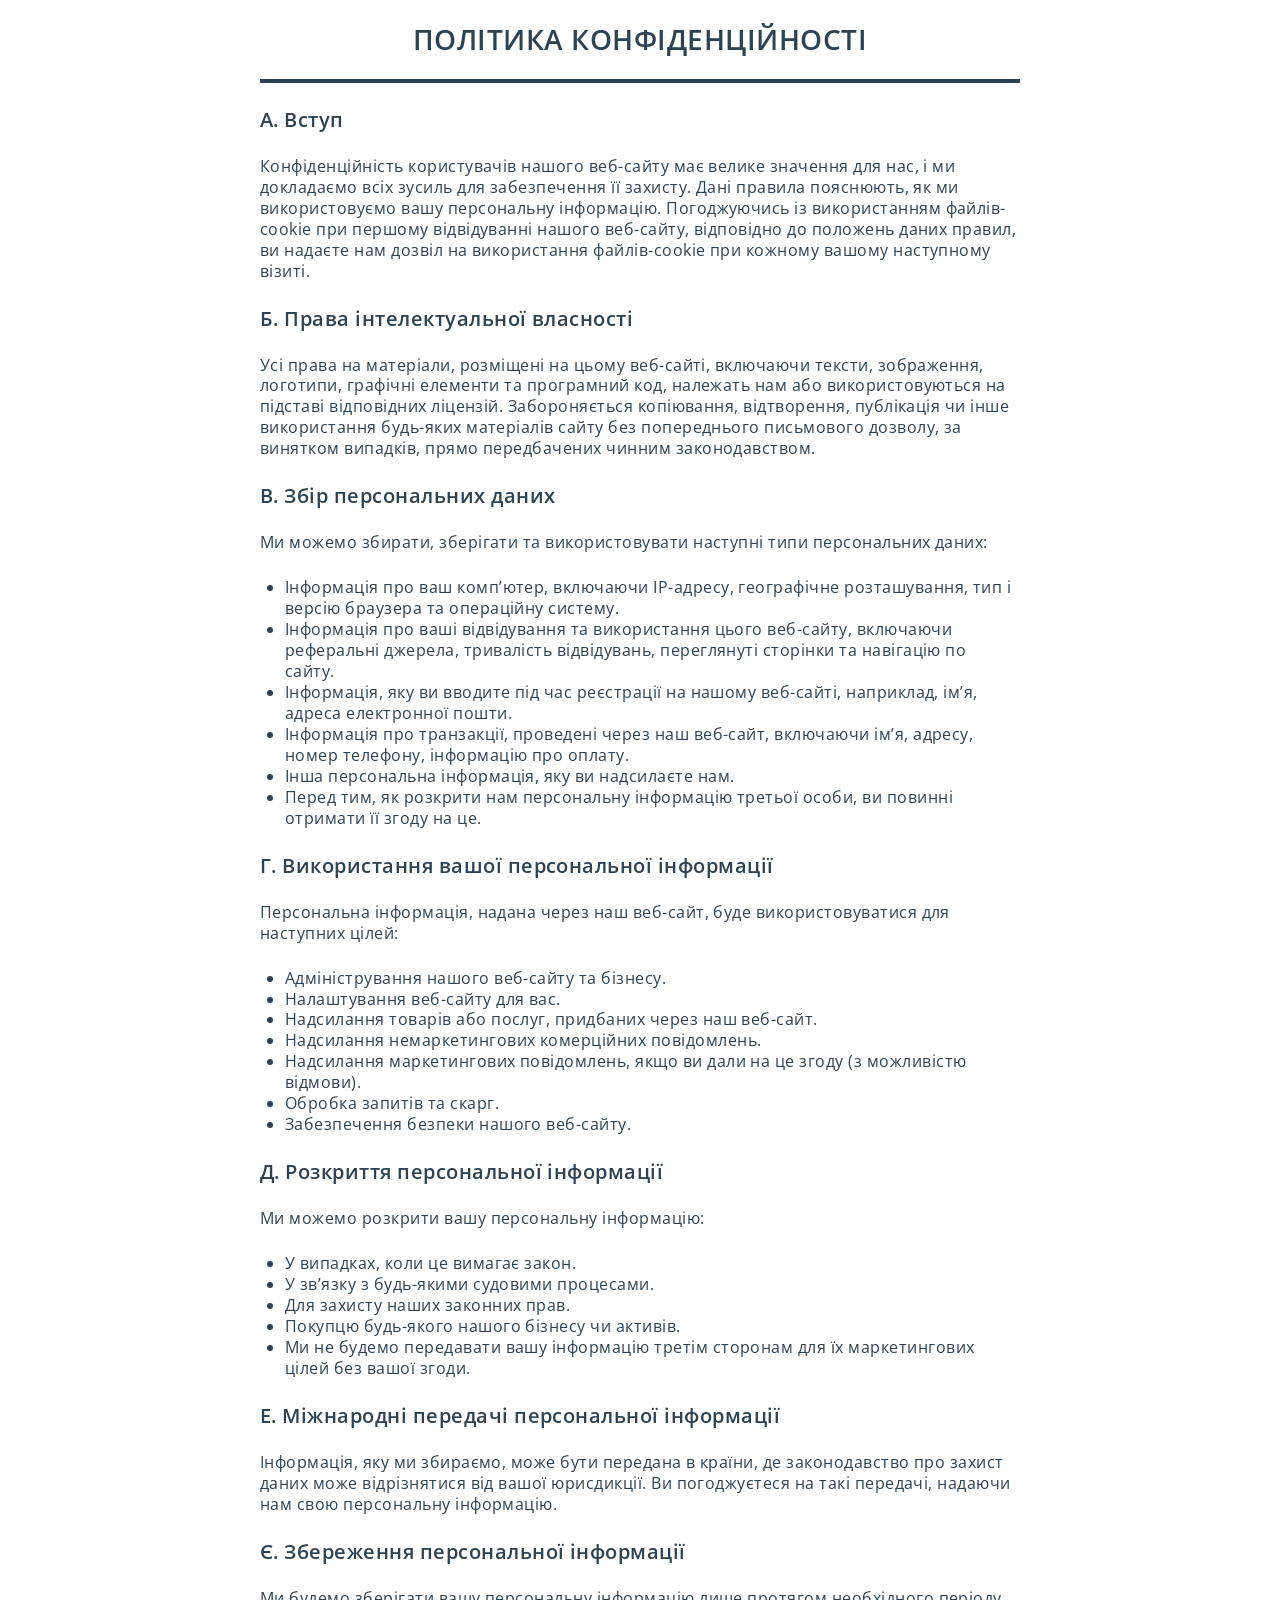
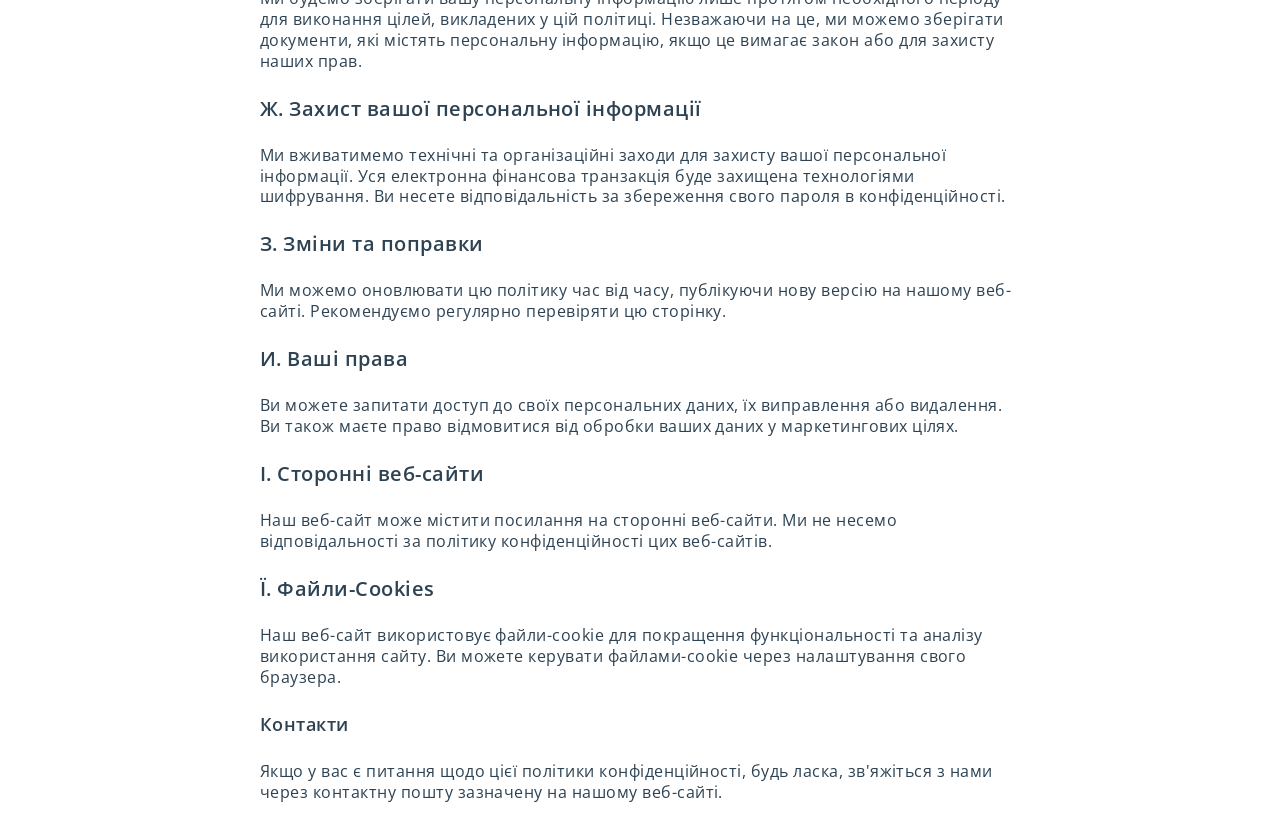
<file: policy.html>
<!doctype html>
<html lang="uk">
	<head>
		<meta charset="UTF-8">
		<meta name="viewport" content="width=device-width, initial-scale=1.0">
		<link rel="icon" type="image/png" href="./assets/img/favicon/favicon-96x96.png" sizes="96x96">
		<link rel="icon" type="image/svg+xml" href="./assets/img/favicon/favicon.svg">
		<link rel="shortcut icon" href="./assets/img/favicon/favicon.ico">
		<link rel="apple-touch-icon" sizes="180x180" href="./assets/img/favicon/apple-touch-icon.png">
		<title>ПОЛІТИКА КОНФІДЕНЦІЙНОСТІ</title>
		<script type="module" src="https://kwiga.com/build/js/kwiga-widget.js?t=123089&uuid=ea1d82cf-5a4c-47ea-84e2-87d6776aeb8a&is_modal=true"></script>
		<script type="module" src="https://kwiga.com/build/js/kwiga-widget.js?t=123103&uuid=04bfaac6-8618-4382-a068-f6bafdb47c64&is_modal=true"></script>
		<script type="module" crossorigin="" src="./js/policy.min.js?v=1777641463131"></script>
		<link rel="modulepreload" crossorigin="" href="./js/main.min.js?v=1777641463131">
		<link rel="modulepreload" crossorigin="" href="./js/common.min.js?v=1777641463131">
		<link rel="stylesheet" crossorigin="" href="./css/main.min.css?v=1777641463131">
		<link rel="preload" as="style" href="./css/webfonts.min.css">
		<link rel="stylesheet" media="print" onload="this.onload=null;this.removeAttribute('media');" href="./css/webfonts.min.css">
	</head>
	<body>
		<div class="wrapper">
			<main class="page">
				<section class="textsection">
					<div class="textsection__container">
						<h1>ПОЛІТИКА КОНФІДЕНЦІЙНОСТІ</h1>
						<hr>
						<h3>A. Вступ</h3>
						<p>
							Конфiденцiйнiсть користувачiв нашого веб-сайту має велике значення для нас, i ми докладаємо всiх
					зусиль для забезпечення її захисту. Данi правила пояснюють, як ми використовуємо вашу персональну
					iнформацiю. Погоджуючись iз використанням файлiв-cookie при першому вiдвiдуваннi нашого веб-сайту,
					вiдповiдно до положень даних правил, ви надаєте нам дозвiл на використання файлiв-cookie при кожному
					вашому наступному вiзитi.
						</p>
						<h3>Б. Права інтелектуальної власності</h3>
						<p>
							Усі права на матеріали, розміщені на цьому веб-сайті, включаючи тексти, зображення, логотипи,
					графічні елементи та програмний код, належать нам або використовуються на підставі відповідних
					ліцензій. Забороняється копіювання, відтворення, публікація чи інше використання будь-яких
					матеріалів сайту без попереднього письмового дозволу, за винятком випадків, прямо передбачених
					чинним законодавством.
						</p>
						<h3>В. Збір персональних даних</h3>
						<p>
							Ми можемо збирати, зберiгати та використовувати наступнi типи персональних даних:
						</p>
						<ul>
							<li>
								Iнформацiя про ваш комп’ютер, включаючи IP-адресу, географiчне розташування, тип i версiю
						браузера та операцiйну систему.
							</li>
							<li>
								Iнформацiя про вашi вiдвiдування та використання цього веб-сайту, включаючи реферальнi джерела,
						тривалiсть вiдвiдувань, переглянутi сторiнки та навiгацiю по сайту.
							</li>
							<li>
								Iнформацiя, яку ви вводите пiд час реєстрацiї на нашому веб-сайтi, наприклад, iм’я, адреса
						електронної пошти.
							</li>
							<li>
								Iнформацiя про транзакцiї, проведенi через наш веб-сайт, включаючи iм’я, адресу, номер
						телефону, iнформацiю про оплату.
							</li>
							<li>Iнша персональна iнформацiя, яку ви надсилаєте нам.</li>
							<li>
								Перед тим, як розкрити нам персональну iнформацiю третьої особи, ви повиннi отримати її згоду
						на це.
								<p></p>
							</li>
						</ul>
						<h3>Г. Використання вашої персональної інформації</h3>
						<p>
							Персональна iнформацiя, надана через наш веб-сайт, буде використовуватися для наступних цiлей:
						</p>
						<ul>
							<li>Адмiнiстрування нашого веб-сайту та бiзнесу.</li>
							<li>Налаштування веб-сайту для вас.</li>
							<li>Надсилання товарiв або послуг, придбаних через наш веб-сайт.</li>
							<li>Надсилання немаркетингових комерцiйних повiдомлень.</li>
							<li>
								Надсилання маркетингових повiдомлень, якщо ви дали на це згоду (з можливiстю вiдмови).
							</li>
							<li>Обробка запитiв та скарг.</li>
							<li>Забезпечення безпеки нашого веб-сайту.</li>
						</ul>
						<h3>Д. Розкриття персональної інформації</h3>
						<p>Ми можемо розкрити вашу персональну iнформацiю:</p>
						<ul>
							<li>У випадках, коли це вимагає закон.</li>
							<li>У зв’язку з будь-якими судовими процесами.</li>
							<li>Для захисту наших законних прав.</li>
							<li>Покупцю будь-якого нашого бiзнесу чи активiв.</li>
							<li>
								Ми не будемо передавати вашу iнформацiю третiм сторонам для їх маркетингових цiлей без вашої
						згоди.
							</li>
						</ul>
						<h3>Е. Міжнародні передачі персональної інформації</h3>
						<p>
							Iнформацiя, яку ми збираємо, може бути передана в країни, де законодавство про захист даних може
					вiдрiзнятися вiд вашої юрисдикцiї. Ви погоджуєтеся на такi передачi, надаючи нам свою персональну
					iнформацiю.
						</p>
						<h3>Є. Збереження персональної інформації</h3>
						<p>
							Ми будемо зберiгати вашу персональну iнформацiю лише протягом необхiдного перiоду для виконання
					цiлей,
					викладених у цiй полiтицi. Незважаючи на це, ми можемо зберiгати документи, якi мiстять персональну
					iнформацiю, якщо це вимагає закон або для захисту наших прав.
						</p>
						<h3>Ж. Захист вашої персональної інформації</h3>
						<p>
							Ми вживатимемо технiчнi та органiзацiйнi заходи для захисту вашої персональної iнформацiї. Уся
					електронна фiнансова транзакцiя буде захищена технологiями шифрування. Ви несете вiдповiдальнiсть за
					збереження свого пароля в конфiденцiйностi.
						</p>
						<h3>З. Зміни та поправки</h3>
						<p>
							Ми можемо оновлювати цю полiтику час вiд часу, публiкуючи нову версiю на нашому веб-сайтi.
					Рекомендуємо
					регулярно перевiряти цю сторiнку.
						</p>
						<h3>И. Ваші права</h3>
						<p>
							Ви можете запитати доступ до своїх персональних даних, їх виправлення або видалення. Ви також маєте
					право
					вiдмовитися вiд обробки ваших даних у маркетингових цiлях.
						</p>
						<h3>І. Сторонні веб-сайти</h3>
						<p>
							Наш веб-сайт може мiстити посилання на стороннi веб-сайти. Ми не несемо вiдповiдальностi за полiтику
					конфiденцiйностi цих веб-сайтiв.
						</p>
						<h3>Ї. Файли-Cookies</h3>
						<p>
							Наш веб-сайт використовує файли-cookie для покращення функцiональностi та аналiзу використання сайту.
					Ви
					можете керувати файлами-cookie через налаштування свого браузера.
						</p>
						<h4>Контакти</h4>
						<p>
							Якщо у вас є питання щодо цiєї полiтики конфiденцiйностi, будь ласка, зв'яжiться з нами через
					контактну
					пошту зазначену на нашому веб-сайтi.
						</p>
					</div>
				</section>
			</main>
		</div>
	</body>
</html>
</file>
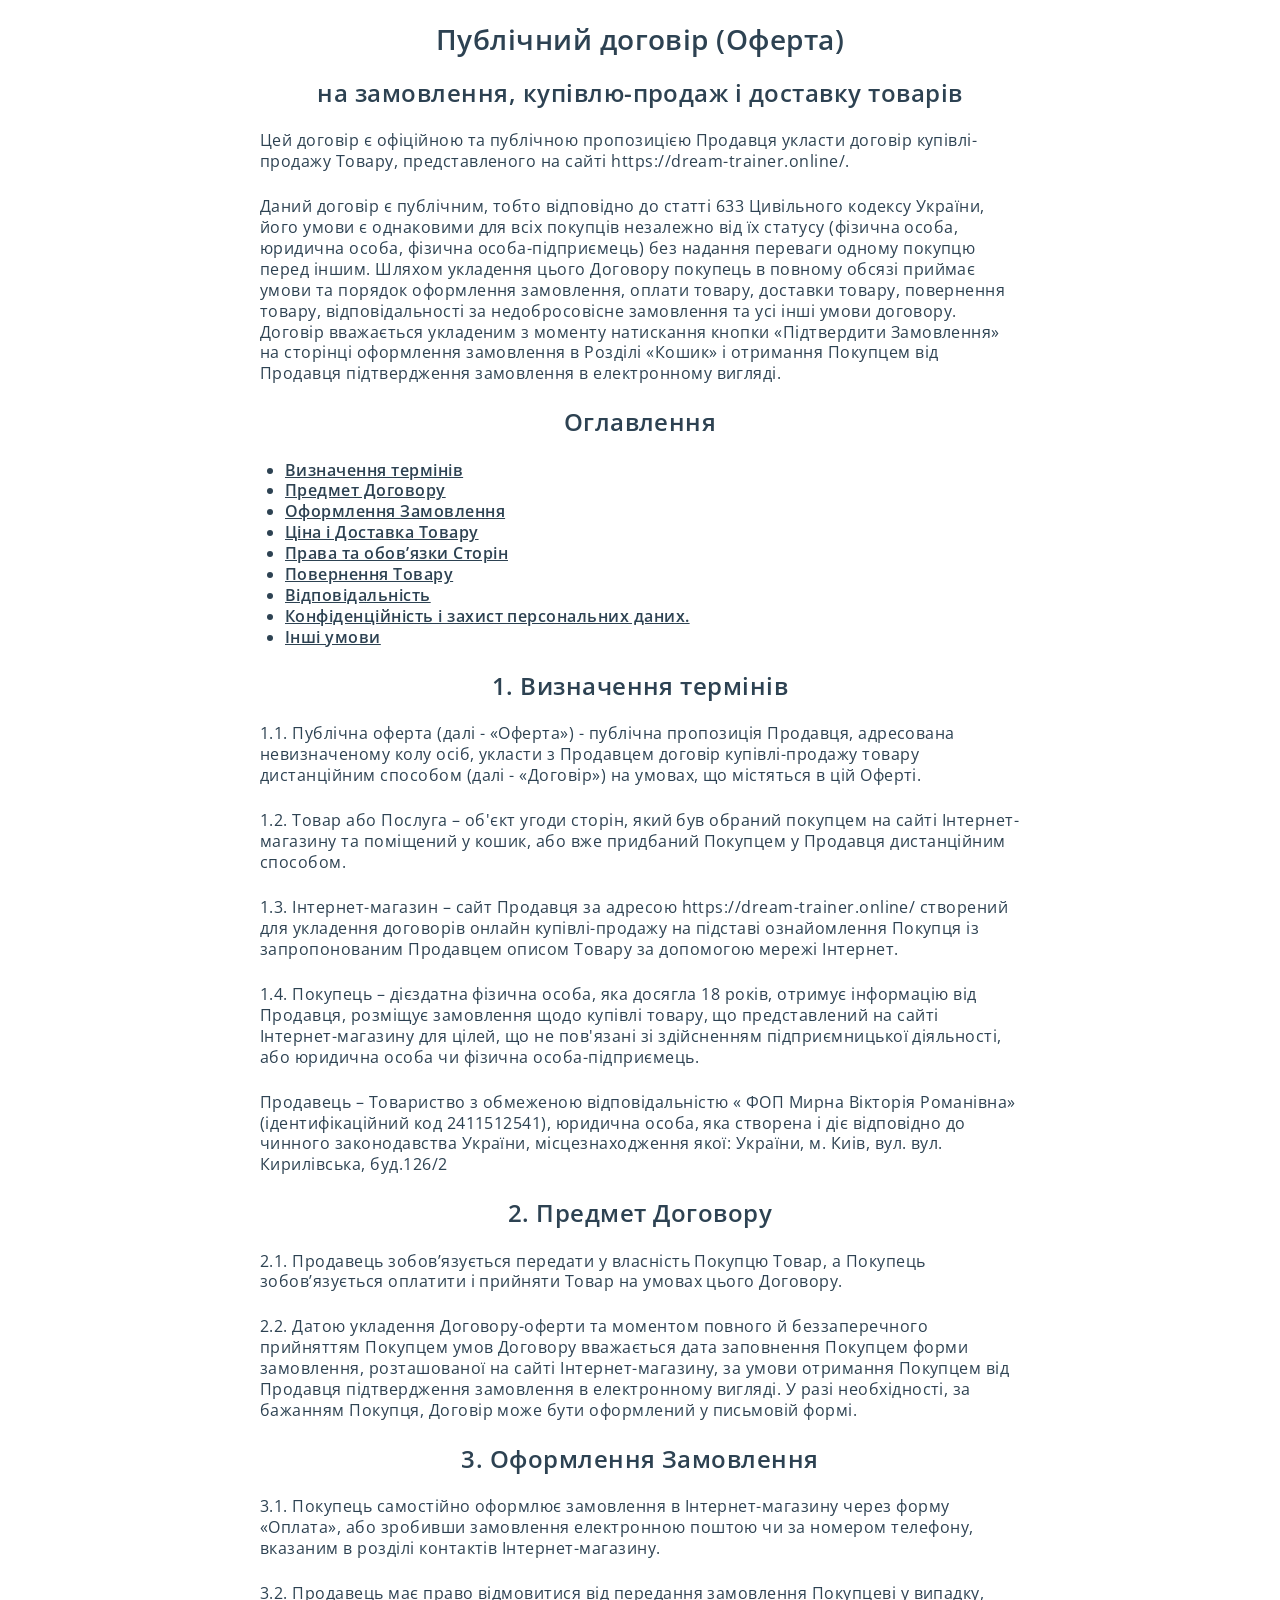
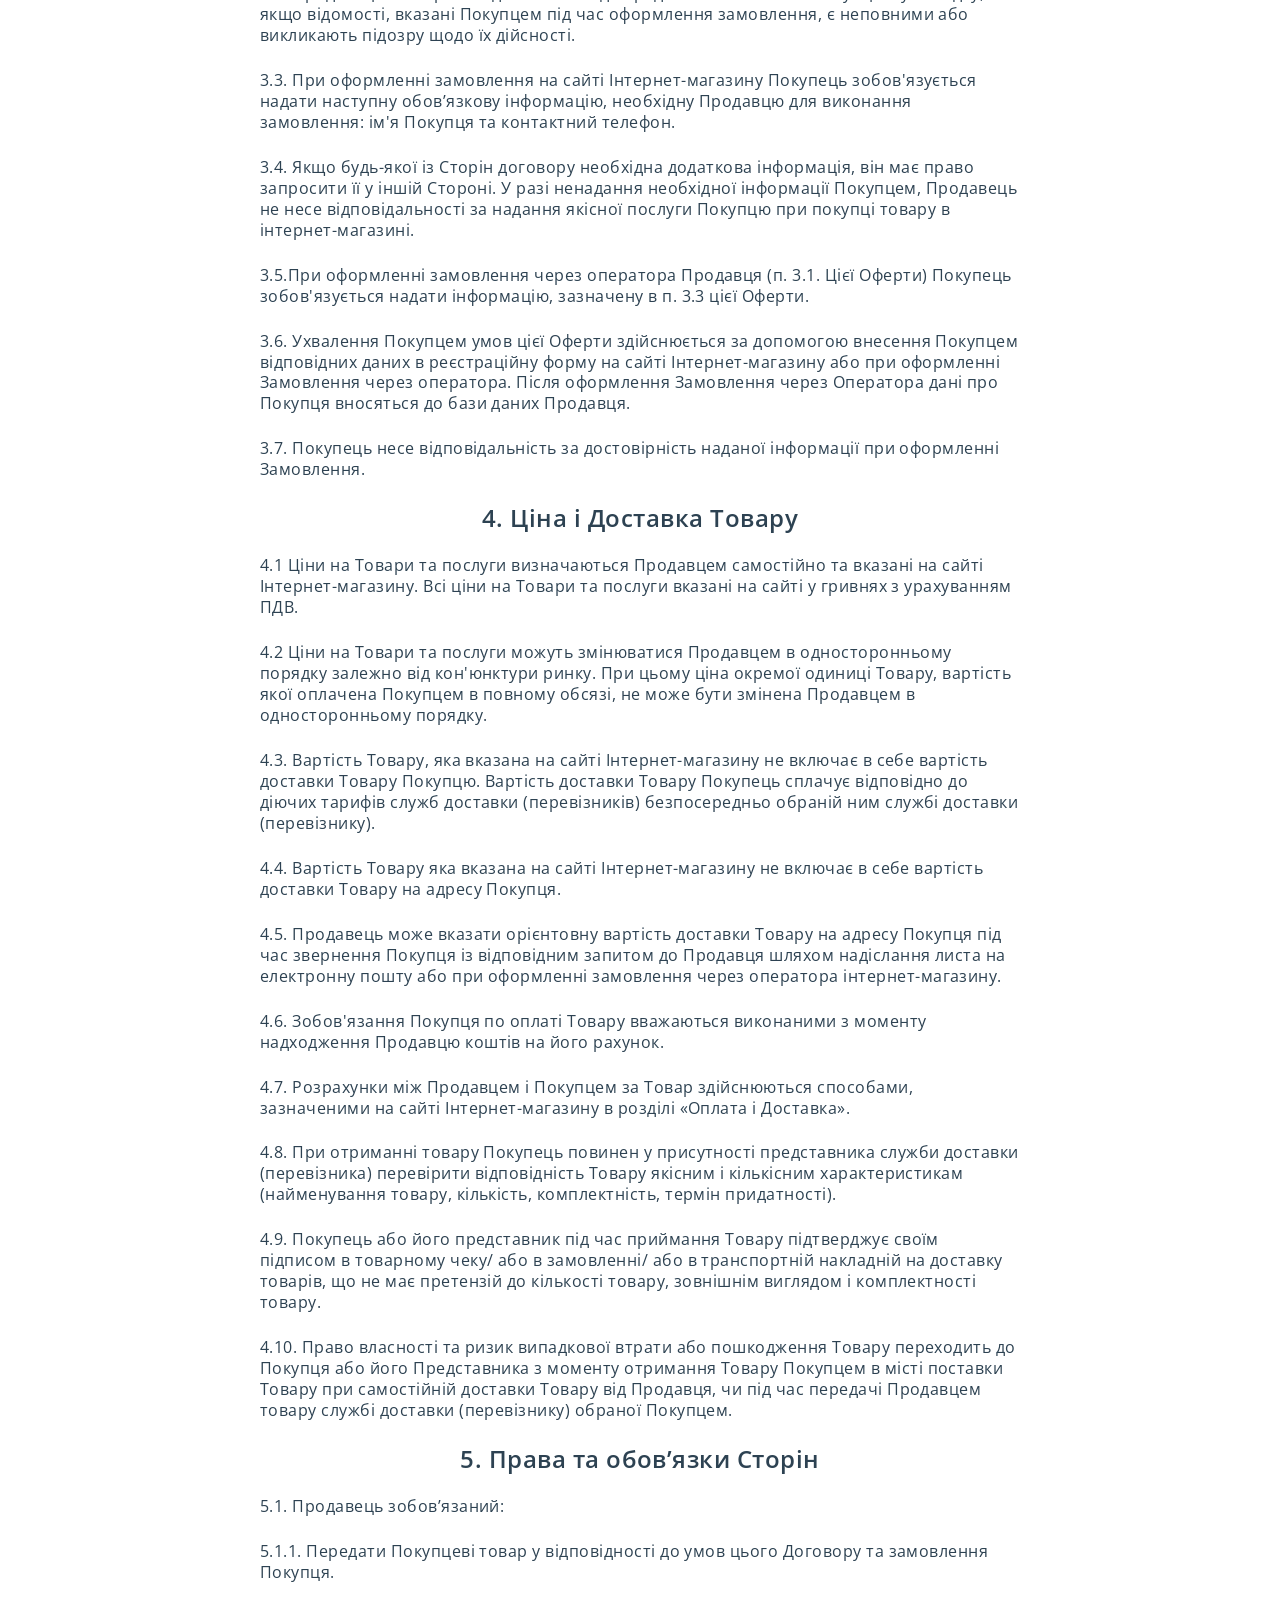
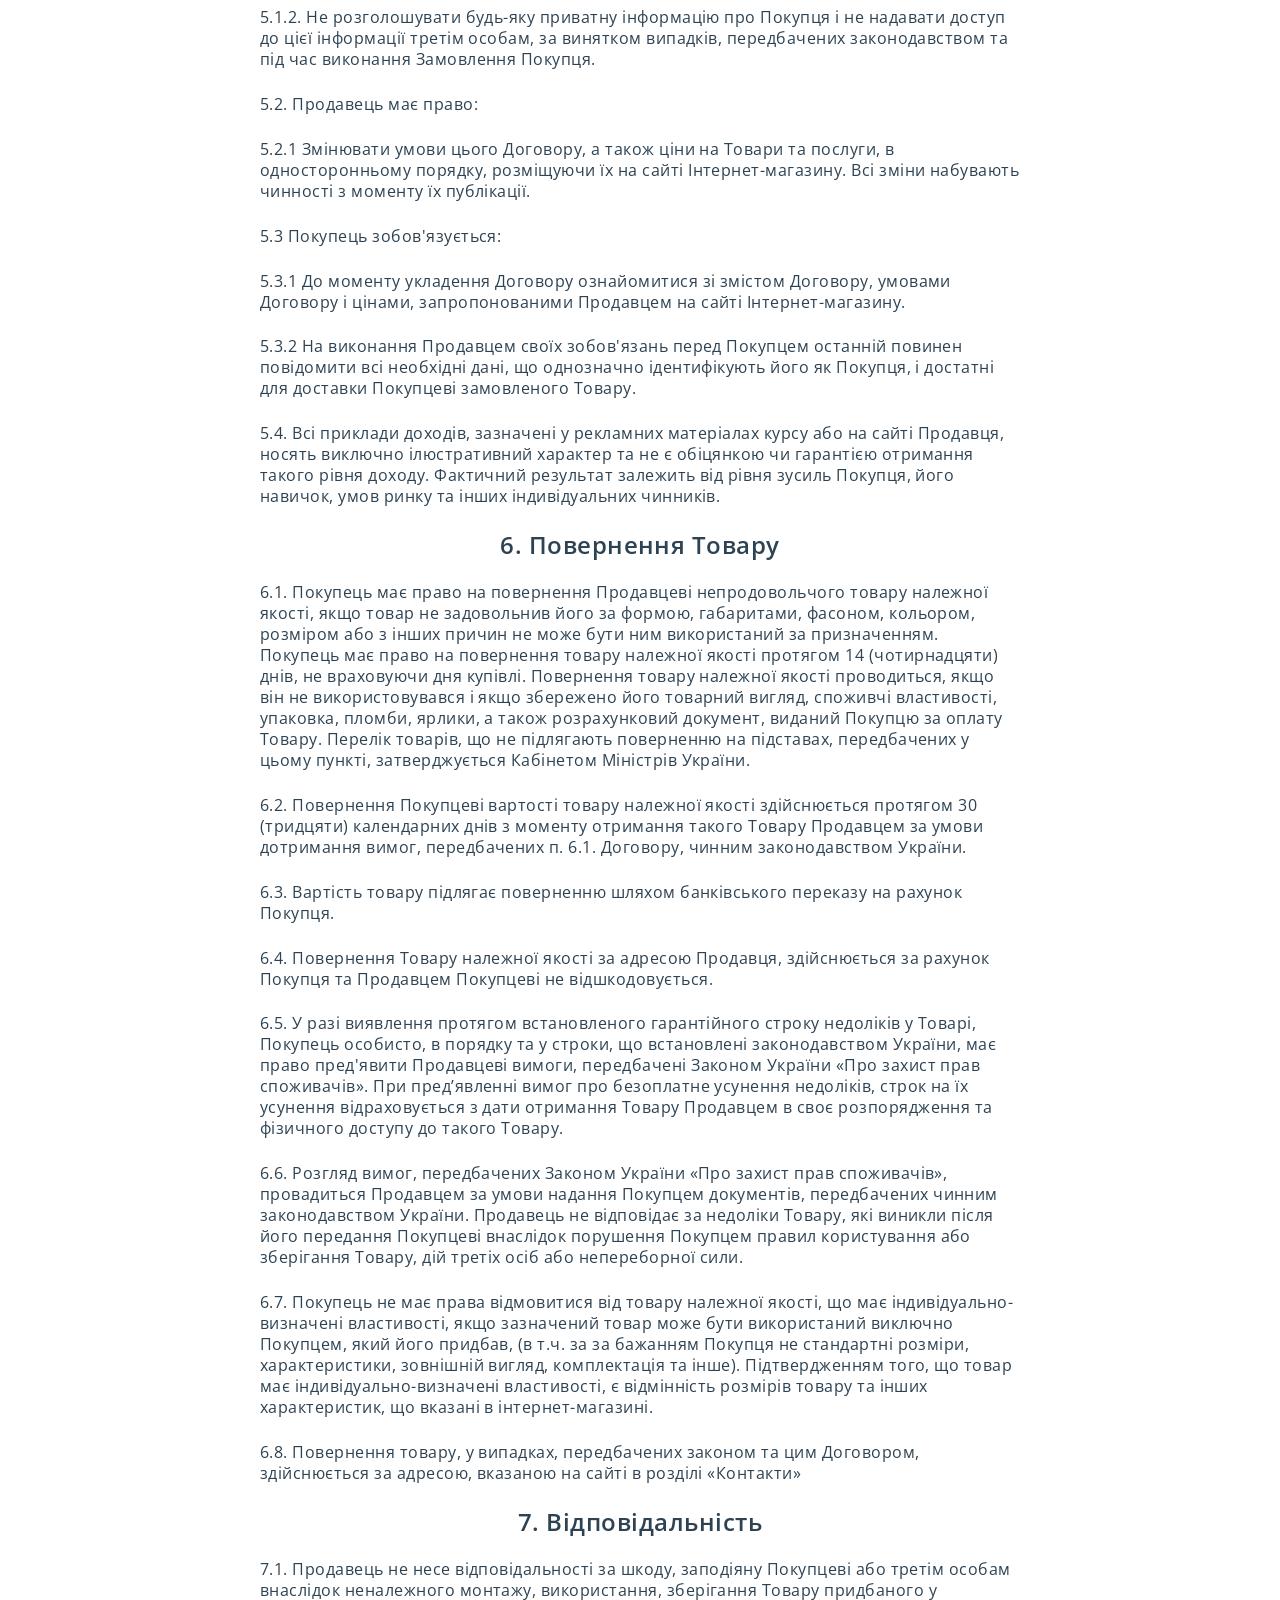
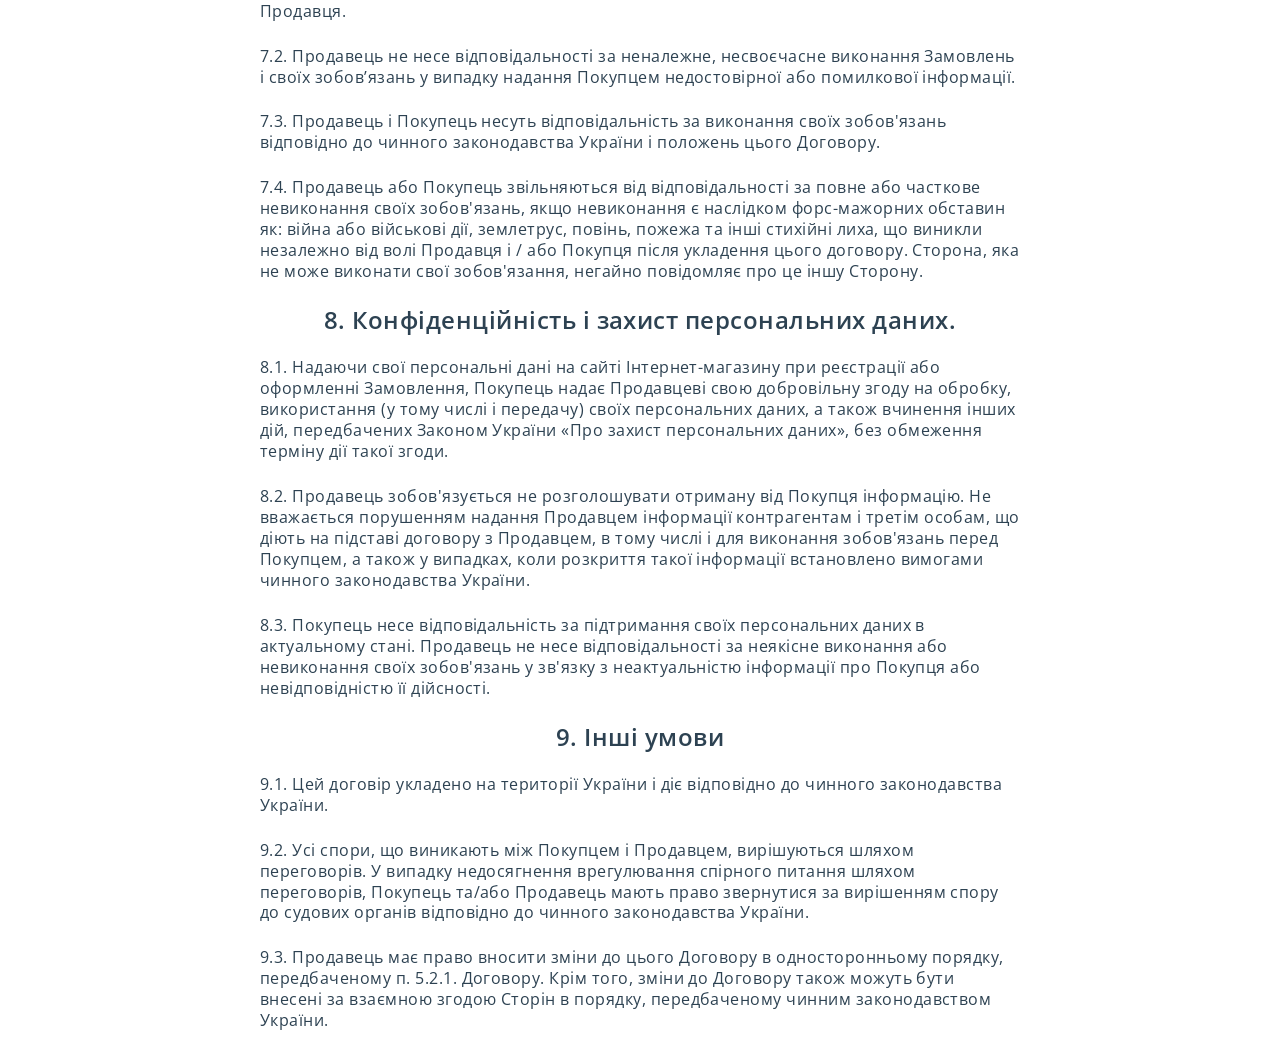
<file: rules.html>
<!doctype html>
<html lang="uk">
	<head>
		<meta charset="UTF-8">
		<meta name="viewport" content="width=device-width, initial-scale=1.0">
		<link rel="icon" type="image/png" href="./assets/img/favicon/favicon-96x96.png" sizes="96x96">
		<link rel="icon" type="image/svg+xml" href="./assets/img/favicon/favicon.svg">
		<link rel="shortcut icon" href="./assets/img/favicon/favicon.ico">
		<link rel="apple-touch-icon" sizes="180x180" href="./assets/img/favicon/apple-touch-icon.png">
		<title>Публічний договір (Оферта)</title>
		<script type="module" src="https://kwiga.com/build/js/kwiga-widget.js?t=123089&uuid=ea1d82cf-5a4c-47ea-84e2-87d6776aeb8a&is_modal=true"></script>
		<script type="module" src="https://kwiga.com/build/js/kwiga-widget.js?t=123103&uuid=04bfaac6-8618-4382-a068-f6bafdb47c64&is_modal=true"></script>
		<script type="module" crossorigin="" src="./js/rules.min.js?v=1777641463131"></script>
		<link rel="modulepreload" crossorigin="" href="./js/main.min.js?v=1777641463131">
		<link rel="modulepreload" crossorigin="" href="./js/common.min.js?v=1777641463131">
		<link rel="stylesheet" crossorigin="" href="./css/main.min.css?v=1777641463131">
		<link rel="preload" as="style" href="./css/webfonts.min.css">
		<link rel="stylesheet" media="print" onload="this.onload=null;this.removeAttribute('media');" href="./css/webfonts.min.css">
	</head>
	<body>
		<div class="wrapper">
			<main class="page">
				<section class="textsection">
					<div class="textsection__container">
						<h1>Публічний договір (Оферта)</h1>
						<h2>на замовлення, купівлю-продаж і доставку товарів</h2>
						<p>
							Цей договір є офіційною та публічною пропозицією Продавця укласти договір купівлі-продажу Товару,
					представленого на сайті https://dream-trainer.online/.
						</p>
						<p>
							Даний договір є публічним, тобто відповідно до статті 633 Цивільного кодексу України, його умови є
					однаковими для всіх покупців незалежно від їх статусу (фізична особа, юридична особа, фізична
					особа-підприємець) без надання переваги одному покупцю перед іншим. Шляхом укладення цього Договору
					покупець в повному обсязі приймає умови та порядок оформлення замовлення, оплати товару, доставки
					товару, повернення товару, відповідальності за недобросовісне замовлення та усі інші умови договору.
					Договір вважається укладеним з моменту натискання кнопки «Підтвердити Замовлення» на сторінці
					оформлення замовлення в Розділі «Кошик» і отримання Покупцем від Продавця підтвердження замовлення в
					електронному вигляді.
						</p>
						<h2>Оглавлення</h2>
						<ul>
							<li>
								<a href="#terminy">Визначення термінів</a>
							</li>
							<li>
								<a href="#predmet">Предмет Договору</a>
							</li>
							<li>
								<a href="#zamovlennya">Оформлення Замовлення</a>
							</li>
							<li>
								<a href="#cena-dostavka">Ціна і Доставка Товару</a>
							</li>
							<li>
								<a href="#prava-obov">Права та обов’язки Сторін</a>
							</li>
							<li>
								<a href="#povernennya">Повернення Товару</a>
							</li>
							<li>
								<a href="#vidpovialnist">Відповідальність</a>
							</li>
							<li>
								<a href="#konfiditial">Конфіденційність і захист персональних даних.</a>
							</li>
							<li>
								<a href="#condition">Інші умови</a>
							</li>
						</ul>
						<h2 id="terminy">1. Визначення термінів</h2>
						<p>
							1.1. Публічна оферта (далі - «Оферта») - публічна пропозиція Продавця, адресована невизначеному колу
					осіб, укласти з Продавцем договір купівлі-продажу товару дистанційним способом (далі - «Договір») на
					умовах, що містяться в цій Оферті.
						</p>
						<p>
							1.2. Товар або Послуга – об'єкт угоди сторін, який був обраний покупцем на сайті Інтернет-магазину та
					поміщений у кошик, або вже придбаний Покупцем у Продавця дистанційним способом.
						</p>
						<p>
							1.3. Інтернет-магазин – сайт Продавця за адресою https://dream-trainer.online/ створений для
					укладення договорів онлайн купівлі-продажу на підставі ознайомлення Покупця із запропонованим
					Продавцем описом Товару за допомогою мережі Інтернет.
						</p>
						<p>
							1.4. Покупець – дієздатна фізична особа, яка досягла 18 років, отримує інформацію від Продавця,
					розміщує замовлення щодо купівлі товару, що представлений на сайті Інтернет-магазину для цілей, що
					не пов'язані зі здійсненням підприємницької діяльності, або юридична особа чи фізична
					особа-підприємець.
						</p>
						<p>
							Продавець – Товариство з обмеженою відповідальністю « ФОП Мирна Вікторія Романівна» (ідентифікаційний
					код 2411512541), юридична особа, яка створена і діє відповідно до чинного законодавства України,
					місцезнаходження якої: України, м. Киів, вул. вул. Кирилівська, буд.126/2
						</p>
						<h2 id="predmet">2. Предмет Договору</h2>
						<p>
							2.1. Продавець зобов’язується передати у власність Покупцю Товар, а Покупець зобов’язується оплатити
					і прийняти Товар на умовах цього Договору.
						</p>
						<p>
							2.2. Датою укладення Договору-оферти та моментом повного й беззаперечного прийняттям Покупцем умов
					Договору вважається дата заповнення Покупцем форми замовлення, розташованої на сайті
					Інтернет-магазину, за умови отримання Покупцем від Продавця підтвердження замовлення в електронному
					вигляді. У разі необхідності, за бажанням Покупця, Договір може бути оформлений у письмовій формі.
						</p>
						<h2 id="zamovlennya">3. Оформлення Замовлення</h2>
						<p>
							3.1. Покупець самостійно оформлює замовлення в Інтернет-магазину через форму «Оплата», або зробивши
					замовлення електронною поштою чи за номером телефону, вказаним в розділі контактів
					Інтернет-магазину.
						</p>
						<p>
							3.2. Продавець має право відмовитися від передання замовлення Покупцеві у випадку, якщо відомості,
					вказані Покупцем під час оформлення замовлення, є неповними або викликають підозру щодо їх
					дійсності.
						</p>
						<p>
							3.3. При оформленні замовлення на сайті Інтернет-магазину Покупець зобов'язується надати наступну
					обов’язкову інформацію, необхідну Продавцю для виконання замовлення: ім'я Покупця та контактний
					телефон.
						</p>
						<p>
							3.4. Якщо будь-якої із Сторін договору необхідна додаткова інформація, він має право запросити її у
					іншій Стороні. У разі ненадання необхідної інформації Покупцем, Продавець не несе відповідальності
					за надання якісної послуги Покупцю при покупці товару в інтернет-магазині.
						</p>
						<p></p>
						<p>
							3.5.При оформленні замовлення через оператора Продавця (п. 3.1. Цієї Оферти) Покупець зобов'язується
					надати інформацію, зазначену в п. 3.3 цієї Оферти.
						</p>
						<p></p>
						<p>
							3.6. Ухвалення Покупцем умов цієї Оферти здійснюється за допомогою внесення Покупцем відповідних
					даних в реєстраційну форму на сайті Інтернет-магазину або при оформленні Замовлення через оператора.
					Після оформлення Замовлення через Оператора дані про Покупця вносяться до бази даних Продавця.
						</p>
						<p>
							3.7. Покупець несе відповідальність за достовірність наданої інформації при оформленні Замовлення.
						</p>
						<h2 id="cena-dostavka">4. Ціна і Доставка Товару</h2>
						<p>
							4.1 Ціни на Товари та послуги визначаються Продавцем самостійно та вказані на сайті
					Інтернет-магазину. Всі ціни на Товари та послуги вказані на сайті у гривнях з урахуванням ПДВ.
						</p>
						<p>
							4.2 Ціни на Товари та послуги можуть змінюватися Продавцем в односторонньому порядку залежно від
					кон'юнктури ринку. При цьому ціна окремої одиниці Товару, вартість якої оплачена Покупцем в повному
					обсязі, не може бути змінена Продавцем в односторонньому порядку.
						</p>
						<p>
							4.3. Вартість Товару, яка вказана на сайті Інтернет-магазину не включає в себе вартість доставки
					Товару Покупцю. Вартість доставки Товару Покупець сплачує відповідно до діючих тарифів служб
					доставки (перевізників) безпосередньо обраній ним службі доставки (перевізнику).
						</p>
						<p>
							4.4. Вартість Товару яка вказана на сайті Інтернет-магазину не включає в себе вартість доставки
					Товару на адресу Покупця.
						</p>
						<p>
							4.5. Продавець може вказати орієнтовну вартість доставки Товару на адресу Покупця під час звернення
					Покупця із відповідним запитом до Продавця шляхом надіслання листа на електронну пошту або при
					оформленні замовлення через оператора інтернет-магазину.
						</p>
						<p>
							4.6. Зобов'язання Покупця по оплаті Товару вважаються виконаними з моменту надходження Продавцю
					коштів на його рахунок.
						</p>
						<p>
							4.7. Розрахунки між Продавцем і Покупцем за Товар здійснюються способами, зазначеними на сайті
					Інтернет-магазину в розділі «Оплата і Доставка».
						</p>
						<p>
							4.8. При отриманні товару Покупець повинен у присутності представника служби доставки (перевізника)
					перевірити відповідність Товару якісним і кількісним характеристикам (найменування товару,
					кількість, комплектність, термін придатності).
						</p>
						<p>
							4.9. Покупець або його представник під час приймання Товару підтверджує своїм підписом в товарному
					чеку/ або в замовленні/ або в транспортній накладній на доставку товарів, що не має претензій до
					кількості товару, зовнішнім виглядом і комплектності товару.
						</p>
						<p>
							4.10. Право власності та ризик випадкової втрати або пошкодження Товару переходить до Покупця або
					його Представника з моменту отримання Товару Покупцем в місті поставки Товару при самостійній
					доставки Товару від Продавця, чи під час передачі Продавцем товару службі доставки (перевізнику)
					обраної Покупцем.
						</p>
						<h2 id="prava-obov">5. Права та обов’язки Сторін</h2>
						<p>5.1. Продавець зобов’язаний:</p>
						<p>
							5.1.1. Передати Покупцеві товар у відповідності до умов цього Договору та замовлення Покупця.
						</p>
						<p>
							5.1.2. Не розголошувати будь-яку приватну інформацію про Покупця і не надавати доступ до цієї
					інформації третім особам, за винятком випадків, передбачених законодавством та під час виконання
					Замовлення Покупця.
						</p>
						<p>5.2. Продавець має право:</p>
						<p>
							5.2.1 Змінювати умови цього Договору, а також ціни на Товари та послуги, в односторонньому порядку,
					розміщуючи їх на сайті Інтернет-магазину. Всі зміни набувають чинності з моменту їх публікації.
						</p>
						<p>5.3 Покупець зобов'язується:</p>
						<p>
							5.3.1 До моменту укладення Договору ознайомитися зі змістом Договору, умовами Договору і цінами,
					запропонованими Продавцем на сайті Інтернет-магазину.
						</p>
						<p>
							5.3.2 На виконання Продавцем своїх зобов'язань перед Покупцем останній повинен повідомити всі
					необхідні дані, що однозначно ідентифікують його як Покупця, і достатні для доставки Покупцеві
					замовленого Товару.
						</p>
						<p>
							5.4. Всі приклади доходів, зазначені у рекламних матеріалах курсу або на сайті Продавця, носять
					виключно ілюстративний характер та не є обіцянкою чи гарантією отримання такого рівня доходу.
					Фактичний результат залежить від рівня зусиль Покупця, його навичок, умов ринку та інших
					індивідуальних чинників.
						</p>
						<h2 id="povernennya">6. Повернення Товару</h2>
						<p>
							6.1. Покупець має право на повернення Продавцеві непродовольчого товару належної якості, якщо товар
					не задовольнив його за формою, габаритами, фасоном, кольором, розміром або з інших причин не може
					бути ним використаний за призначенням. Покупець має право на повернення товару належної якості
					протягом 14 (чотирнадцяти) днів, не враховуючи дня купівлі. Повернення товару належної якості
					проводиться, якщо він не використовувався і якщо збережено його товарний вигляд, споживчі
					властивості, упаковка, пломби, ярлики, а також розрахунковий документ, виданий Покупцю за оплату
					Товару. Перелік товарів, що не підлягають поверненню на підставах, передбачених у цьому пункті,
					затверджується Кабінетом Міністрів України.
						</p>
						<p>
							6.2. Повернення Покупцеві вартості товару належної якості здійснюється протягом 30 (тридцяти)
					календарних днів з моменту отримання такого Товару Продавцем за умови дотримання вимог, передбачених
					п. 6.1. Договору, чинним законодавством України.
						</p>
						<p>
							6.3. Вартість товару підлягає поверненню шляхом банківського переказу на рахунок Покупця.
						</p>
						<p>
							6.4. Повернення Товару належної якості за адресою Продавця, здійснюється за рахунок Покупця та
					Продавцем Покупцеві не відшкодовується.
						</p>
						<p>
							6.5. У разі виявлення протягом встановленого гарантійного строку недоліків у Товарі, Покупець
					особисто, в порядку та у строки, що встановлені законодавством України, має право пред'явити
					Продавцеві вимоги, передбачені Законом України «Про захист прав споживачів». При пред’явленні вимог
					про безоплатне усунення недоліків, строк на їх усунення відраховується з дати отримання Товару
					Продавцем в своє розпорядження та фізичного доступу до такого Товару.
						</p>
						<p>
							6.6. Розгляд вимог, передбачених Законом України «Про захист прав споживачів», провадиться Продавцем
					за умови надання Покупцем документів, передбачених чинним законодавством України. Продавець не
					відповідає за недоліки Товару, які виникли після його передання Покупцеві внаслідок порушення
					Покупцем правил користування або зберігання Товару, дій третіх осіб або непереборної сили.
						</p>
						<p>
							6.7. Покупець не має права відмовитися від товару належної якості, що має індивідуально-визначені
					властивості, якщо зазначений товар може бути використаний виключно Покупцем, який його придбав, (в
					т.ч. за за бажанням Покупця не стандартні розміри, характеристики, зовнішній вигляд, комплектація та
					інше). Підтвердженням того, що товар має індивідуально-визначені властивості, є відмінність розмірів
					товару та інших характеристик, що вказані в інтернет-магазині.
						</p>
						<p>
							6.8. Повернення товару, у випадках, передбачених законом та цим Договором, здійснюється за адресою,
					вказаною на сайті в розділі «Контакти»
						</p>
						<h2 id="vidpovialnist">7. Відповідальність</h2>
						<p>
							7.1. Продавець не несе відповідальності за шкоду, заподіяну Покупцеві або третім особам внаслідок
					неналежного монтажу, використання, зберігання Товару придбаного у Продавця.
						</p>
						<p>
							7.2. Продавець не несе відповідальності за неналежне, несвоєчасне виконання Замовлень і своїх
					зобов’язань у випадку надання Покупцем недостовірної або помилкової інформації.
						</p>
						<p>
							7.3. Продавець і Покупець несуть відповідальність за виконання своїх зобов'язань відповідно до
					чинного законодавства України і положень цього Договору.
						</p>
						<p>
							7.4. Продавець або Покупець звільняються від відповідальності за повне або часткове невиконання своїх
					зобов'язань, якщо невиконання є наслідком форс-мажорних обставин як: війна або військові дії,
					землетрус, повінь, пожежа та інші стихійні лиха, що виникли незалежно від волі Продавця і / або
					Покупця після укладення цього договору. Сторона, яка не може виконати свої зобов'язання, негайно
					повідомляє про це іншу Сторону.
						</p>
						<h2 id="konfiditial">8. Конфіденційність і захист персональних даних.</h2>
						<p>
							8.1. Надаючи свої персональні дані на сайті Інтернет-магазину при реєстрації або оформленні
					Замовлення, Покупець надає Продавцеві свою добровільну згоду на обробку, використання (у тому числі
					і передачу) своїх персональних даних, а також вчинення інших дій, передбачених Законом України «Про
					захист персональних даних», без обмеження терміну дії такої згоди.
						</p>
						<p>
							8.2. Продавець зобов'язується не розголошувати отриману від Покупця інформацію. Не вважається
					порушенням надання Продавцем інформації контрагентам і третім особам, що діють на підставі договору
					з Продавцем, в тому числі і для виконання зобов'язань перед Покупцем, а також у випадках, коли
					розкриття такої інформації встановлено вимогами чинного законодавства України.
						</p>
						<p>
							8.3. Покупець несе відповідальність за підтримання своїх персональних даних в актуальному стані.
					Продавець не несе відповідальності за неякісне виконання або невиконання своїх зобов'язань у зв'язку
					з неактуальністю інформації про Покупця або невідповідністю її дійсності.
						</p>
						<h2 id="condition">9. Інші умови</h2>
						<p>
							9.1. Цей договір укладено на території України і діє відповідно до чинного законодавства України.
						</p>
						<p>
							9.2. Усі спори, що виникають між Покупцем і Продавцем, вирішуються шляхом переговорів. У випадку
					недосягнення врегулювання спірного питання шляхом переговорів, Покупець та/або Продавець мають право
					звернутися за вирішенням спору до судових органів відповідно до чинного законодавства України.
						</p>
						<p>
							9.3. Продавець має право вносити зміни до цього Договору в односторонньому порядку, передбаченому п.
					5.2.1. Договору. Крім того, зміни до Договору також можуть бути внесені за взаємною згодою Сторін в
					порядку, передбаченому чинним законодавством України.
						</p>
					</div>
				</section>
			</main>
		</div>
	</body>
</html>
</file>
<file: css/main.min.css>
*{border:0;margin:0;padding:0}*,:after,:before{box-sizing:border-box}:after,:before{display:inline-block}body,html{height:100%}body{line-height:1;scrollbar-gutter:stable;-ms-text-size-adjust:100%;-moz-text-size-adjust:100%;-webkit-text-size-adjust:100%;-webkit-font-smoothing:antialiased;-moz-osx-font-smoothing:grayscale}button,input,textarea{background-color:transparent;color:inherit;font-family:inherit;font-size:inherit;line-height:inherit}input,textarea{width:100%}label{display:inline-block}button,option,select{cursor:pointer}a{color:inherit;display:inline-block;text-decoration:none}ul li{list-style:none}img{height:auto;max-width:100%;vertical-align:middle}h1,h2,h3,h4,h5,h6{font-size:inherit;font-weight:inherit}address{font-style:normal}:root{--font-family:"Open Sans",sans-serif;--third-family:"Cormorant Garamond",serif;--font-size:13px;--main-color:#2d4252;--blue-color:#c2e7f0;--white-color:#fff;--pink-color:#f9e6e2;--accent-color:#e6798e}body{color:var(--main-color);font-family:var(--font-family);font-size:var(--font-size);min-width:320px}[data-fls-scrolllock] body{overflow:hidden;overscroll-behavior:none;touch-action:none}.wrapper{display:flex;flex-direction:column;min-height:100%;overflow:clip}.wrapper>main{flex:1 1 auto}.wrapper>*{min-width:0}[class*=__container]{margin:0 auto;max-width:400px;padding-left:20px;padding-right:20px}.textsection{padding:24px 0}.textsection__container{color:var(--main-color);font-size:16px;font-weight:400;letter-spacing:.03em;line-height:131%;max-width:800px}.textsection__container h1,.textsection__container h2,.textsection__container h3,.textsection__container h4,.textsection__container h5,.textsection__container h6{font-weight:600;line-height:140%}.textsection__container h1:not(:first-child),.textsection__container h2:not(:first-child),.textsection__container h3:not(:first-child),.textsection__container h4:not(:first-child),.textsection__container h5:not(:first-child),.textsection__container h6:not(:first-child){margin-top:24px}.textsection__container h1:not(:last-child),.textsection__container h2:not(:last-child),.textsection__container h3:not(:last-child),.textsection__container h4:not(:last-child),.textsection__container h5:not(:last-child),.textsection__container h6:not(:last-child){margin-bottom:24px}.textsection__container h1{font-size:28px;line-height:110%;text-align:center;word-break:break-word}.textsection__container h2{font-size:24px;line-height:113%;text-align:center;word-break:break-word}.textsection__container h3{font-size:20px;line-height:125%}.textsection__container h4{font-size:18px}.textsection__container h5{font-size:16px}.textsection__container h6{font-size:14px}.textsection__container>:not(:last-child){margin-bottom:24px}.textsection__container b,.textsection__container strong{font-weight:800}.textsection__container>a{display:flex;max-width:fit-content}.textsection__container ol,.textsection__container ul{display:flex;flex-direction:column;padding-left:25px}.textsection__container ol{gap:16px}.textsection__container ul li{list-style:disc}.textsection__container a{font-weight:600;text-decoration:underline}.textsection__container hr{background-color:var(--main-color);height:4px;width:100%}.textsection__container img{display:block}.textsection__container img:not(:first-child){margin-top:24px}.textsection__container img:not(:last-child){margin-bottom:24px}.textsection__container table{border-collapse:collapse;table-layout:fixed;width:100%;word-break:break-word}.textsection__container table:not(:first-child){margin-top:42px}.textsection__container table:not(:last-child){margin-bottom:32px}.textsection__container table th{font-size:18px;font-weight:600;line-height:125%;padding:10px;text-align:left}.textsection__container table th,.textsection__container table tr{border:1px solid var(--main-color)}.textsection__container table td{border:1px solid var(--main-color);font-size:16px;font-weight:500;letter-spacing:.03em;line-height:131%;padding:12px}.textsection__container blockquote{border-left:3px solid var(--main-color);color:var(--main-color);display:flex;flex-direction:column;font-size:16px;font-weight:500;gap:12px;line-height:140%;padding:16px}.textsection__container blockquote:not(:first-child){margin-top:24px}.textsection__container blockquote:not(:last-child){margin-bottom:24px}.fixed-block{align-items:center;bottom:10px;display:flex;justify-content:center;left:0;position:fixed;transition:opacity .3s,visibility .3s;width:100%;z-index:15}.fixed-block.hide{opacity:0;visibility:hidden}@media (any-hover:hover){.textsection__container a:hover{text-decoration:none}}
</file>
<file: css/index.min.css>
[data-fls-spollers] summary{list-style:none}[data-fls-spollers] summary::-webkit-details-marker,[data-fls-spollers] summary::marker{display:none}.spollers{display:grid;gap:10px}.spollers__item{font-size:13px;font-weight:400;line-height:125%}.spollers__title{align-items:center;border-bottom:1px solid #d9d9d9;cursor:default;display:flex;gap:15px;justify-content:space-between;list-style:none;padding:10px 10px 15px;position:relative;text-align:left;width:100%}.spollers__title::-webkit-details-marker,.spollers__title::marker{display:none}.--spoller-init .spollers__title{cursor:pointer}.--spoller-init .spollers__title:after{background-color:#d9d9d9;background-image:url("data:image/svg+xml;charset=utf-8,%3Csvg xmlns='http://www.w3.org/2000/svg' width='19' height='19' fill='none' viewBox='0 0 19 19'%3E%3Cpath fill='%23626262' d='M8 10.667H0V8h8V0h2.667v8h8v2.667h-8v8H8z'/%3E%3C/svg%3E");background-position:50%;background-repeat:no-repeat;background-size:10px;border-radius:50%;content:"";flex-shrink:0;height:20px;transition:transform .3s,background .3s;width:20px}.--spoller-init .spollers__title.--spoller-active:after{background-image:url("data:image/svg+xml;charset=utf-8,%3Csvg xmlns='http://www.w3.org/2000/svg' width='16' height='3' fill='none' viewBox='0 0 16 3'%3E%3Cpath fill='%23626262' d='M0 2.667V0h16v2.667z'/%3E%3C/svg%3E");transform:rotate(-180deg)}.spollers__body{line-height:150%;padding:10px 10px 15px}[data-fls-slider]{overflow:hidden}.swiper-wrapper{box-sizing:content-box;display:flex;height:100%;position:relative;width:100%}.swiper-initialized{touch-action:pan-y}.swiper-vertical .swiper-wrapper{flex-direction:column}.swiper-autoheight .swiper-wrapper{align-items:flex-start}.swiper-initialized .swiper-slide{flex-shrink:0}.swiper-android .swiper-slide,.swiper-android .swiper-wrapper{transform:translateZ(0)}.header{background:linear-gradient(1turn,rgba(249,230,226,.3),hsla(0,0%,100%,.3) 61.06%);padding-top:28px}.header__container{max-width:400px;padding:0;position:relative}.header__container:before{background:url(../assets/img/hero-decor-1.svg) 50%/100% auto no-repeat;content:"";height:164px;left:15px;position:absolute;right:20px;top:20px;z-index:-1}.header__subtext{font-size:12px;font-weight:700;line-height:120%;margin-inline:auto;max-width:304px;text-align:center}.header__subtext,.header__title{font-family:var(--third-family);text-transform:uppercase}.header__title{font-size:48px;font-style:italic;font-weight:500;letter-spacing:.06em;line-height:100%;padding-top:25px}.header__title span{color:var(--accent-color)}.header__info{display:flex;flex-direction:column;margin-bottom:15px;padding-top:26px;position:relative}.header__subtitle{font-family:var(--third-family);font-size:20px;font-weight:600;line-height:120%;margin-bottom:12px;text-transform:uppercase}.header__text{display:flex;flex-direction:column;font-family:var(--third-family);font-size:15px;font-style:italic;font-weight:500;justify-content:center;line-height:128%;margin-bottom:5px;max-width:205px;min-height:193px;position:relative;width:100%;z-index:1}.header__text:before{background:url(../assets/img/hero-decor-2.svg) top/cover no-repeat;content:"";inset:0;position:absolute;z-index:-1}.header__text-block{max-width:168px}.header__descr{align-items:flex-start;display:flex;flex-direction:column}.header__year{font-family:var(--third-family);font-size:32px;font-style:italic;font-weight:600;line-height:100%;position:relative;text-align:center;text-shadow:0 4px 4px rgba(0,0,0,.25)}.header__year:before{background-color:#f2c0c9;bottom:4px;content:"";height:8px;left:0;position:absolute;transform:rotate(-4deg);width:58px;z-index:-1}.header__year span{font-size:40px}.header__sub{font-size:16px;font-style:italic;font-weight:600}.header__price,.header__sub{font-family:var(--third-family)}.header__price{color:var(--accent-color);font-size:32px;font-style:italic;font-weight:700;letter-spacing:.06em;line-height:100%;margin-top:-6px;max-width:fit-content;position:relative;text-shadow:0 4px 4px rgba(0,0,0,.25)}.header__price:before{background-color:var(--blue-color);bottom:6px;content:"";height:8px;position:absolute;transform:rotate(-4deg);width:80%;z-index:-1}.header__img{bottom:20px;position:absolute;width:100%;z-index:1}.header__img:before{background:url(../assets/img/hero-decor-3.svg) 50%/79px 99px no-repeat;bottom:30px;content:"";height:99px;position:absolute;right:-20px;width:79px}.header__img img{height:100%;object-fit:contain;width:100%}.header__btn{margin:12px 0 0;position:relative;z-index:2}.header__timer-block{align-items:center;display:flex;flex-direction:column;gap:2px;justify-content:center;text-align:center}.header__timer-title{font-size:13px;font-weight:400;line-height:130%;text-align:center}.header__timer{align-items:center;display:flex;gap:12px;margin-bottom:12px}.header__timer-minutes{color:var(--accent-color);display:flex;flex-direction:column;font-size:8px;font-weight:400;gap:3px;text-align:center}.header__timer-minutes span{font-size:24px;font-weight:800;letter-spacing:-.01em}.header__timer-seconds{color:var(--accent-color);display:flex;flex-direction:column;font-size:8px;font-weight:400;gap:3px;text-align:center}.header__timer-seconds span{font-size:24px;font-weight:800;letter-spacing:-.01em}.header__marquee{align-items:center;background-color:var(--blue-color);display:flex;flex-wrap:nowrap;justify-content:center;min-height:24px;overflow:hidden;padding:5px 0;position:relative;z-index:5}.header__marquee-item{flex-shrink:0;font-size:10px;font-weight:400;text-align:center;text-transform:uppercase;white-space:nowrap}.btn{align-items:center;background-color:var(--accent-color);border-radius:50px;box-shadow:2px 2px 2px 0 rgba(0,0,0,.25),4px 4px 4px 0 rgba(0,0,0,.25);display:flex;gap:20px;margin-inline:auto;max-width:fit-content;min-height:60px;min-width:250px;transition:background .3s,color .3s;width:100%}.btn__text{color:var(--white-color);font-family:var(--third-family);font-size:20px;font-weight:700;line-height:120%;margin-left:auto}.btn__info{align-self:stretch;background:linear-gradient(218deg,#e6798e,#c2e7f0);border-radius:50px 50px 50px 0;display:grid;flex-shrink:0;gap:2px;min-width:60px;place-content:center}.btn__num{font-size:16px}.btn__num,.btn__subtext{color:var(--white-color);font-weight:700;text-align:center}.btn__subtext{font-family:var(--third-family);font-size:10px}.minutes{position:relative}.minutes:after{content:":";left:calc(100% + 3px);position:absolute}.features{background:linear-gradient(1turn,#c2e7f0,#fcf7f6);padding-bottom:32px;padding-top:21px}.features__container{position:relative;z-index:2}.features__container:after,.features__container:before{content:"";height:193px;position:absolute;z-index:-1}.features__container:before{background:url(../assets/img/features-decor-1.svg) 50%/100% auto no-repeat;right:0;top:-33px;width:108px}.features__container:after{background:url(../assets/img/features-decor-2.svg) 50%/100% auto no-repeat;bottom:-5px;left:0;width:135px}.features__title{font-family:var(--third-family);font-size:32px;font-weight:600;line-height:122%;margin-bottom:9px;text-align:center}.features__title span{color:var(--accent-color);font-style:italic}.features__items{display:flex;flex-direction:column;gap:9px;margin-inline:auto;margin-bottom:34px;max-width:351px;width:100%}.features__item{align-items:center;border:1px solid var(--main-color);border-radius:10px;display:grid;gap:18px;grid-template-columns:60px 1fr;padding:9px 20px 10px}.features__icon{aspect-ratio:1/1;border:1px solid var(--main-color);border-radius:50%;display:grid;max-width:60px;place-content:center;width:100%}.features__text{font-size:13px;font-weight:400;line-height:130%;text-align:center}.features__info{display:flex;flex-direction:column;font-family:var(--third-family);gap:8px;margin-inline:auto;max-width:340px;width:100%}.features__subtitle{font-size:32px;font-style:italic;font-weight:500;line-height:110%;text-align:center}.features__subtitle span{color:var(--accent-color)}.features__subtext{font-size:17px;font-style:italic;font-weight:600;line-height:125%;text-align:center}.about{background-color:var(--main-color);color:var(--white-color);padding:29px 0 51px}.about__container{overflow:hidden}.about__title{font-family:var(--third-family);font-size:32px;font-weight:600;line-height:122%;text-align:center}.about__title span{color:var(--accent-color)}.about__block{display:flex;margin-bottom:24px;padding:87px 0 47px;position:relative;z-index:1}.about__block:before{background:url(../assets/img/about-decor-1.svg) top/cover no-repeat;content:"";height:259px;left:-46px;position:absolute;top:19px;width:334px;z-index:-1}.about__text{color:var(--main-color);font-family:var(--third-family);font-size:17px;font-style:italic;font-weight:600;line-height:123%;max-width:173px;padding:5px 0;text-align:center;width:100%}.about__text span{color:var(--accent-color)}.about__img{max-width:172px;position:absolute;top:9px;width:100%;z-index:2}.about__subtitle{font-family:var(--third-family);font-size:32px;font-weight:600;line-height:122%;margin-bottom:18px;position:relative;text-align:center;z-index:3}.about__subtitle span{color:var(--accent-color);display:block;font-style:italic;font-weight:700}.about__list{display:flex;flex-direction:column;gap:7px;margin-inline:auto;max-width:337px;width:100%}.about__li{align-items:flex-start;display:flex;font-size:13px;font-weight:400;gap:6px;line-height:186%}.about__li:before{background:url(../assets/img/icons/list-item-gradient.svg) 50%/contain no-repeat;content:"";flex-shrink:0;height:13px;margin-top:5px;width:12px}.info{background:linear-gradient(134deg,#fdfdfd,#c3e7f0);padding:21px 0 28px}.info__body{display:flex;flex-direction:column;font-family:var(--third-family);gap:16px}.info__item{color:var(--main-color);font-size:18px;font-style:italic;font-weight:400;line-height:106%;position:relative}.info__item:not(:last-child):after{background:url(../assets/img/info-decor.svg) 50%/103px 3px no-repeat;bottom:-10px;content:"";height:3px;left:50%;position:absolute;transform:translate(-50%);width:103px}.info__item span{color:#b86b7f;font-weight:600}.movement{background-color:var(--main-color);color:var(--white-color);padding:39px 0 46px}.movement__subtitle{font-family:var(--third-family);font-size:24px;font-weight:600;line-height:125%;margin-bottom:25px;text-align:center}.movement__subtitle span{color:var(--accent-color);font-style:italic}.movement__blockquote{border-left:1px solid var(--accent-color);font-family:var(--third-family);font-size:18px;font-style:italic;font-weight:400;line-height:106%;margin-inline:auto;margin-bottom:40px;max-width:351px;padding-left:14px;width:100%}.movement__blockquote span{color:var(--accent-color);font-weight:500}.movement__title{font-family:var(--third-family);font-size:32px;font-weight:600;line-height:110%;margin-bottom:12px;text-align:center}.movement__title span{color:var(--accent-color);font-style:italic}.movement__items{display:grid;gap:7px 12px;grid-template-columns:repeat(2,1fr);margin-inline:auto;max-width:347px;width:100%}.movement__item{align-items:center;display:flex;flex-direction:column;gap:3px;justify-content:center}.movement__icon{max-width:100px;width:100%}.movement__icon img{height:100%;object-fit:cover;width:100%}.movement__text{font-size:13px;font-weight:400;line-height:131%;text-align:center}.results{background:linear-gradient(180deg,#c2e7f0,#fcf7f6);padding:30px 0 50px}.results__container{position:relative;z-index:2}.results__container:after,.results__container:before{content:"";height:193px;position:absolute;z-index:-1}.results__container:before{background:url(../assets/img/results-decor-1.svg) 50%/100% auto no-repeat;left:0;top:0;width:108px}.results__container:after{background:url(../assets/img/results-decor-2.svg) 50%/100% auto no-repeat;right:0;top:517px;width:127px}.results__title{font-family:var(--third-family);font-size:32px;font-weight:600;margin-bottom:32px;text-align:center}.results__title span{color:var(--accent-color);font-style:italic}.results__items{display:flex;flex-direction:column;gap:10px;margin-bottom:47px;max-width:351px;width:100%}.results__item{align-items:center;border:1px solid var(--main-color);border-radius:10px;display:flex;min-height:80px;padding:12px 0}.results__icon{max-width:30px;width:100%}.results__icon img{height:100%;object-fit:contain;width:100%}.results__text{font-size:13px;font-weight:400;line-height:138%;text-align:center}.results__subtitle{font-family:var(--third-family);font-size:32px;font-weight:600;margin-bottom:21px;text-align:center}.results__subtitle span{color:var(--accent-color);font-style:italic}.results__images{margin-bottom:50px;padding:0 30px;position:relative}.results__wrapper{margin-bottom:23px}.results__slide{align-items:center;display:flex;justify-content:center}.results__nav{display:flex;justify-content:space-between;left:0;pointer-events:none;position:absolute;right:0;top:40%}.results__nav .swiper-button-next,.results__nav .swiper-button-prev{pointer-events:all}.results__label{font-family:var(--third-family);font-size:32px;font-weight:600;margin-bottom:31px;text-align:center}.results__label span{color:var(--accent-color);font-style:italic}.results__grid{display:grid;gap:10px 11px;grid-template-columns:repeat(2,1fr);margin-inline:auto;max-width:351px;width:100%}.results__grid-item{background-color:rgba(230,121,142,.2);border-radius:10px;display:flex;flex-direction:column;gap:18px;min-height:140px;padding:20px 12px}.results__grid-item--big{gap:8px;grid-column:1/-1;min-height:107px;padding:14px;text-align:center}.results__grid-item__icon img,.results__grid-item__icon svg{height:100%;max-width:100%;object-fit:contain}.results__grid-item__text{font-size:13px;font-weight:400;line-height:125%}.results__grid-item__text span{font-size:15px;font-weight:700}.swiper-pagination{align-items:center;display:flex;flex-wrap:wrap;gap:7px;justify-content:center}.swiper-pagination .swiper-pagination-bullet{background-color:var(--white-color);border:2px solid rgba(230,121,142,.5);border-radius:50%;flex-shrink:0;height:13px;transition:border .3s,background .3s;width:13px}.swiper-pagination .swiper-pagination-bullet-active{background-color:var(--accent-color);border-color:var(--accent-color)}.programm{background:linear-gradient(1turn,#c2e7f0,#fcf7f6);padding-bottom:48px}.programm__body{padding-bottom:42px}.programm__title{font-family:var(--third-family);font-size:32px;font-weight:600;margin-bottom:33px;text-align:center}.programm__title span{color:var(--accent-color);font-style:italic}.programm__items{display:flex;flex-wrap:wrap;gap:8px;margin-inline:auto;max-width:358px;width:100%}.programm__item{border:1px solid var(--accent-color);border-radius:10px;max-width:48%;overflow:hidden}.programm__item-bg{align-items:center;display:flex;height:117px;justify-content:center;overflow:hidden;pointer-events:none}.programm__item-video{height:100%;object-fit:cover;width:auto}.programm__item-info{padding:12px 13px 10px}.programm__item-subtitle{font-size:14px;margin-bottom:15px}.programm__item-subtitle,.programm__item-text{font-weight:600;line-height:130%;text-align:center}.programm__item-text{font-size:12px;margin-bottom:12px}.programm__item-subtext{font-size:10px;font-weight:400;line-height:130%}.programm__item-subtext ul{padding-left:10px}.programm__item-subtext ul li{list-style:disc}.programm__content{display:flex;flex-wrap:wrap;gap:8px;grid-column:1/-1;max-height:0;overflow:hidden;padding-bottom:0;transition:padding 1s ease-in-out,max-height 1s ease-in-out}.programm__content.expanded{max-height:1000vh;padding-bottom:20px}.programm__btn{align-items:center;border:1px solid #e6798e;border-radius:25px;color:var(--main-color);display:flex;font-family:var(--third-family);font-size:12px;font-weight:700;gap:15px;justify-content:center;line-height:130%;margin-top:10px;margin-inline:auto;max-width:fit-content;min-height:46px;min-width:168px;padding:8px 12px;text-align:center;text-transform:uppercase;transition:background .3s}.programm__btn img,.programm__btn svg{transition:rotate .3s}.programm__btn.expanded img,.programm__btn.expanded svg{rotate:180deg}.programm__tariffs{margin-bottom:52px}.programm__subtitle{color:var(--main-color);font-family:var(--third-family);font-size:32px;font-weight:600;line-height:130%;margin-bottom:28px;text-align:center}.programm__subtitle span{color:var(--accent-color);font-style:italic}.programm__block{display:flex;flex-direction:column;gap:49px}.programm__warranty{background-color:var(--white-color);border:1px solid var(--accent-color);border-radius:10px;display:flex;gap:20px;padding:11px 18px 28px}.programm__warranty-img{max-width:94px;width:100%}.programm__warranty-img img,.programm__warranty-img svg{height:100%;object-fit:contain;width:100%}.programm__warranty-title{color:var(--accent-color);font-size:24px;letter-spacing:.2em;line-height:160%;margin-bottom:5px}.programm__warranty-subtitle,.programm__warranty-title{font-family:var(--third-family);font-weight:700;text-transform:uppercase}.programm__warranty-subtitle{color:#050505;font-size:15px;line-height:130%;margin-bottom:9px}.programm__warranty-text{color:#0b0434;font-size:12px;font-weight:400;line-height:130%}.programm__warranty-text:not(:last-child){margin-bottom:10px}.tariff-item{background-color:var(--white-color);border:1px solid rgba(230,121,142,.5);border-radius:10px;overflow:hidden}.tariff-item__head{font-family:var(--third-family);font-weight:700;margin-bottom:25px;padding:10px;text-align:center;text-transform:uppercase}.tariff-item__title{color:var(--white-color);font-size:24px;margin-bottom:3px}.tariff-item__name{color:var(--main-color);font-size:28px}.tariff-item__info{padding:0 17px 8px}.tariff-item__list{display:flex;flex-direction:column;gap:12px}.tariff-item__li{align-items:flex-start;display:flex;font-size:13px;font-weight:400;line-height:130%;padding-left:30px;position:relative}.tariff-item__li:before{background:url(../assets/img/icons/check.svg) 50%/contain no-repeat;content:"";height:13px;left:0;position:absolute;top:2px;width:12px}.tariff-item__li--cross{text-decoration:line-through}.tariff-item__li--cross:before{background:url(../assets/img/icons/cross.svg) 50%/contain no-repeat;height:9px;top:4px;width:9px}.tariff-item__price{color:var(--accent-color);font-family:var(--third-family);font-size:40px;font-style:italic;font-weight:700;letter-spacing:.06em;line-height:93%;margin-inline:auto;max-width:fit-content;position:relative;text-shadow:0 4px 4px rgba(0,0,0,.25);z-index:2}.tariff-item__price:before{background-color:var(--blue-color);bottom:6px;content:"";height:8px;left:0;position:absolute;transform:rotate(-4deg);width:100%;z-index:-1}.tariff-item__time{font-family:var(--third-family);font-size:24px;font-style:italic;font-weight:600;margin-bottom:13px;text-align:center}.tariff-item__btn{margin-bottom:2px}.pregnancy{background-color:var(--main-color);color:var(--white-color);padding:25px 0 32px}.pregnancy__quote{margin:0 auto 24px;max-width:12px;text-align:center;width:100%}.pregnancy__title{font-family:var(--third-family);font-size:20px;font-style:italic;font-weight:600;line-height:125%;margin-bottom:34px;text-align:center}.pregnancy__title span{color:var(--accent-color);font-style:normal;font-weight:700}.pregnancy__img{border-radius:10px;margin-bottom:33px;overflow:hidden}.pregnancy__img img,.pregnancy__img svg{object-fit:cover;width:100%}.pregnancy__blockquote{border-left:1px solid #b86b7f;font-family:var(--third-family);font-size:18px;font-style:italic;font-weight:600;line-height:136%;margin-bottom:40px;padding-left:13px}.pregnancy__blockquote span{color:var(--accent-color);font-size:19px;font-style:normal;font-weight:700}.pregnancy__icon{margin-inline:auto;margin-bottom:28px;max-width:58px;width:100%}.pregnancy__icon img,.pregnancy__icon svg{object-fit:cover;width:100%}.pregnancy__text{font-size:14px;font-weight:400;line-height:131%;text-align:center}.pregnancy__text span{color:var(--accent-color);font-weight:600}.bottom{background:linear-gradient(180deg,#c2e7f0,#fcf7f6);padding:41px 0 36px}.bottom__course{margin-bottom:46px}.bottom__title{font-family:var(--third-family);font-size:32px;font-weight:600;margin-bottom:25px;text-align:center}.bottom__title span{color:var(--accent-color);font-style:italic}.bottom__row{gap:7px 11px}.bottom__item,.bottom__row{align-items:center;display:flex;justify-content:center}.bottom__item{flex-direction:column;max-width:170px;width:100%}.bottom__item-icon{margin-bottom:13px;max-width:120px;width:100%}.bottom__item-icon--big{max-width:140px}.bottom__item-icon img{object-fit:contain}.bottom__item-text{font-size:13px;font-weight:400;line-height:125%;text-align:center}.bottom__inventory{margin-bottom:24px}.bottom__subtitle{font-size:32px;margin-bottom:6px}.bottom__subtitle,.bottom__text{font-family:var(--third-family);font-weight:600;text-align:center}.bottom__text{font-size:24px;margin-bottom:32px}.bottom__text span{color:var(--accent-color);font-style:italic}.bottom__inventory-items{display:grid;gap:11px;grid-template-columns:repeat(2,1fr)}.bottom__inventory-item{align-items:center;background:hsla(0,0%,100%,.5);border-radius:10px;display:flex;flex-direction:column;justify-content:center;min-height:178px;padding:20px 7px 17px}.bottom__inventory-img{margin-bottom:12px;max-width:100px;width:100%}.bottom__inventory-img img{object-fit:cover;width:100%}.bottom__inventory-text{font-size:13px;font-weight:400;line-height:125%;text-align:center}.bottom__faq-title{font-family:var(--third-family);font-size:32px;font-weight:600;margin-bottom:15px;text-align:center}.bottom__faq-title span{color:var(--accent-color);display:block;font-style:italic;font-weight:500}.footer{background:#fff;padding:24px 0 90px}.footer__logo{margin-inline:auto;margin-bottom:15px;max-width:56px;width:100%}.footer__logo img{object-fit:cover;width:100%}.footer__title{color:#0b0434;font-size:16px;font-weight:400;letter-spacing:.04em;line-height:120%;margin-bottom:10px;text-align:center;text-transform:uppercase}.footer__socials{align-items:center;display:flex;gap:20px;justify-content:center;margin-bottom:13px}.footer__soc{max-width:32px;transition:opacity .3s;width:100%}.footer__soc img{object-fit:contain;width:100%}.footer__info{display:grid;gap:18px;grid-template-columns:repeat(2,1fr);margin-bottom:24px}.footer__descr,.footer__links{color:#0b0434;font-size:10px;font-weight:400;letter-spacing:.04em;line-height:160%}.footer__link{text-decoration:underline}.footer__text{color:#0b0434;font-size:10px;font-weight:400;letter-spacing:.04em;line-height:130%;text-align:center}.footer__text:not(:last-child){margin-bottom:12px}@media (width < 22.5em){.header__descr,.header__subtitle,.header__text-block,.header__title{padding-left:15px}.header__price{padding-left:20px}.header__price:before{left:28px}.header__img{max-width:190px;right:-10px}.results__item{gap:15px;padding-left:15px;padding-right:15px}}@media (width < 20em){.about__img{right:-60px}}@media (width >= 20em) and (width < 25em){.about__img{right:clamp(-60px,-324px + 82.5vw,6px)}}@media (width >= 22.5em) and (width < 25em){.header__descr,.header__subtitle,.header__text-block,.header__title{padding-left:clamp(15px,-93px + 30vw,27px)}.header__price{padding-left:clamp(20px,-250px + 75vw,50px)}.header__price:before{left:clamp(28px,-152px + 50vw,48px)}.header__img{max-width:clamp(190px,-98px + 80vw,222px);right:clamp(-10px,-280px + 75vw,20px)}.results__item{gap:clamp(15px,-93px + 30vw,27px);padding-left:clamp(15px,-201px + 60vw,39px);padding-right:clamp(15px,-111px + 35vw,29px)}}@media (width >= 25em){.header__descr,.header__subtitle,.header__text-block,.header__title{padding-left:27px}.header__price{padding-left:50px}.header__price:before{left:48px}.header__img{max-width:222px;right:20px}.about__img{right:6px}.results__item{gap:27px;padding-left:39px;padding-right:29px}}@media (any-hover:hover){.btn:hover{background-color:#f18a9f}.programm__btn:hover{background-color:var(--pink-color)}.footer__soc:hover{opacity:.6}.footer__link:hover{text-decoration:none}}
</file>
<file: css/webfonts.min.css>
@font-face{font-display:swap;font-family:Open Sans;font-stretch:100%;font-style:normal;font-weight:400;src:url(../assets/fonts/memvYaGs126MiZpBA-UvWbX2vVnXBbObj2OVTSKmu1aB.woff2) format("woff2");unicode-range:u+0460-052f,u+1c80-1c8a,u+20b4,u+2de0-2dff,u+a640-a69f,u+fe2e-fe2f}@font-face{font-display:swap;font-family:Open Sans;font-stretch:100%;font-style:normal;font-weight:400;src:url(../assets/fonts/memvYaGs126MiZpBA-UvWbX2vVnXBbObj2OVTSumu1aB.woff2) format("woff2");unicode-range:u+0301,u+0400-045f,u+0490-0491,u+04b0-04b1,u+2116}@font-face{font-display:swap;font-family:Open Sans;font-stretch:100%;font-style:normal;font-weight:400;src:url(../assets/fonts/memvYaGs126MiZpBA-UvWbX2vVnXBbObj2OVTSOmu1aB.woff2) format("woff2");unicode-range:u+1f??}@font-face{font-display:swap;font-family:Open Sans;font-stretch:100%;font-style:normal;font-weight:400;src:url(../assets/fonts/memvYaGs126MiZpBA-UvWbX2vVnXBbObj2OVTSymu1aB.woff2) format("woff2");unicode-range:u+0370-0377,u+037a-037f,u+0384-038a,u+038c,u+038e-03a1,u+03a3-03ff}@font-face{font-display:swap;font-family:Open Sans;font-stretch:100%;font-style:normal;font-weight:400;src:url(../assets/fonts/memvYaGs126MiZpBA-UvWbX2vVnXBbObj2OVTS2mu1aB.woff2) format("woff2");unicode-range:u+0307-0308,u+0590-05ff,u+200c-2010,u+20aa,u+25cc,u+fb1d-fb4f}@font-face{font-display:swap;font-family:Open Sans;font-stretch:100%;font-style:normal;font-weight:400;src:url(../assets/fonts/memvYaGs126MiZpBA-UvWbX2vVnXBbObj2OVTVOmu1aB.woff2) format("woff2");unicode-range:u+0302-0303,u+0305,u+0307-0308,u+0310,u+0312,u+0315,u+031a,u+0326-0327,u+032c,u+032f-0330,u+0332-0333,u+0338,u+033a,u+0346,u+034d,u+0391-03a1,u+03a3-03a9,u+03b1-03c9,u+03d1,u+03d5-03d6,u+03f0-03f1,u+03f4-03f5,u+2016-2017,u+2034-2038,u+203c,u+2040,u+2043,u+2047,u+2050,u+2057,u+205f,u+2070-2071,u+2074-208e,u+2090-209c,u+20d0-20dc,u+20e1,u+20e5-20ef,u+2100-2112,u+2114-2115,u+2117-2121,u+2123-214f,u+2190,u+2192,u+2194-21ae,u+21b0-21e5,u+21f1-21f2,u+21f4-2211,u+2213-2214,u+2216-22ff,u+2308-230b,u+2310,u+2319,u+231c-2321,u+2336-237a,u+237c,u+2395,u+239b-23b7,u+23d0,u+23dc-23e1,u+2474-2475,u+25af,u+25b3,u+25b7,u+25bd,u+25c1,u+25ca,u+25cc,u+25fb,u+266d-266f,u+27c0-27ff,u+2900-2aff,u+2b0e-2b11,u+2b30-2b4c,u+2bfe,u+3030,u+ff5b,u+ff5d,u+1d400-1d7ff,u+1ee??}@font-face{font-display:swap;font-family:Open Sans;font-stretch:100%;font-style:normal;font-weight:400;src:url(../assets/fonts/memvYaGs126MiZpBA-UvWbX2vVnXBbObj2OVTUGmu1aB.woff2) format("woff2");unicode-range:u+0001-000c,u+000e-001f,u+007f-009f,u+20dd-20e0,u+20e2-20e4,u+2150-218f,u+2190,u+2192,u+2194-2199,u+21af,u+21e6-21f0,u+21f3,u+2218-2219,u+2299,u+22c4-22c6,u+2300-243f,u+2440-244a,u+2460-24ff,u+25a0-27bf,u+28??,u+2921-2922,u+2981,u+29bf,u+29eb,u+2b??,u+4dc0-4dff,u+fff9-fffb,u+10140-1018e,u+10190-1019c,u+101a0,u+101d0-101fd,u+102e0-102fb,u+10e60-10e7e,u+1d2c0-1d2d3,u+1d2e0-1d37f,u+1f0??,u+1f100-1f1ad,u+1f1e6-1f1ff,u+1f30d-1f30f,u+1f315,u+1f31c,u+1f31e,u+1f320-1f32c,u+1f336,u+1f378,u+1f37d,u+1f382,u+1f393-1f39f,u+1f3a7-1f3a8,u+1f3ac-1f3af,u+1f3c2,u+1f3c4-1f3c6,u+1f3ca-1f3ce,u+1f3d4-1f3e0,u+1f3ed,u+1f3f1-1f3f3,u+1f3f5-1f3f7,u+1f408,u+1f415,u+1f41f,u+1f426,u+1f43f,u+1f441-1f442,u+1f444,u+1f446-1f449,u+1f44c-1f44e,u+1f453,u+1f46a,u+1f47d,u+1f4a3,u+1f4b0,u+1f4b3,u+1f4b9,u+1f4bb,u+1f4bf,u+1f4c8-1f4cb,u+1f4d6,u+1f4da,u+1f4df,u+1f4e3-1f4e6,u+1f4ea-1f4ed,u+1f4f7,u+1f4f9-1f4fb,u+1f4fd-1f4fe,u+1f503,u+1f507-1f50b,u+1f50d,u+1f512-1f513,u+1f53e-1f54a,u+1f54f-1f5fa,u+1f610,u+1f650-1f67f,u+1f687,u+1f68d,u+1f691,u+1f694,u+1f698,u+1f6ad,u+1f6b2,u+1f6b9-1f6ba,u+1f6bc,u+1f6c6-1f6cf,u+1f6d3-1f6d7,u+1f6e0-1f6ea,u+1f6f0-1f6f3,u+1f6f7-1f6fc,u+1f7??,u+1f800-1f80b,u+1f810-1f847,u+1f850-1f859,u+1f860-1f887,u+1f890-1f8ad,u+1f8b0-1f8bb,u+1f8c0-1f8c1,u+1f900-1f90b,u+1f93b,u+1f946,u+1f984,u+1f996,u+1f9e9,u+1fa00-1fa6f,u+1fa70-1fa7c,u+1fa80-1fa89,u+1fa8f-1fac6,u+1face-1fadc,u+1fadf-1fae9,u+1faf0-1faf8,u+1fb??}@font-face{font-display:swap;font-family:Open Sans;font-stretch:100%;font-style:normal;font-weight:400;src:url(../assets/fonts/memvYaGs126MiZpBA-UvWbX2vVnXBbObj2OVTSCmu1aB.woff2) format("woff2");unicode-range:u+0102-0103,u+0110-0111,u+0128-0129,u+0168-0169,u+01a0-01a1,u+01af-01b0,u+0300-0301,u+0303-0304,u+0308-0309,u+0323,u+0329,u+1ea0-1ef9,u+20ab}@font-face{font-display:swap;font-family:Open Sans;font-stretch:100%;font-style:normal;font-weight:400;src:url(../assets/fonts/memvYaGs126MiZpBA-UvWbX2vVnXBbObj2OVTSGmu1aB.woff2) format("woff2");unicode-range:u+0100-02ba,u+02bd-02c5,u+02c7-02cc,u+02ce-02d7,u+02dd-02ff,u+0304,u+0308,u+0329,u+1d00-1dbf,u+1e00-1e9f,u+1ef2-1eff,u+2020,u+20a0-20ab,u+20ad-20c0,u+2113,u+2c60-2c7f,u+a720-a7ff}@font-face{font-display:swap;font-family:Open Sans;font-stretch:100%;font-style:normal;font-weight:400;src:url(../assets/fonts/memvYaGs126MiZpBA-UvWbX2vVnXBbObj2OVTS-muw.woff2) format("woff2");unicode-range:u+00??,u+0131,u+0152-0153,u+02bb-02bc,u+02c6,u+02da,u+02dc,u+0304,u+0308,u+0329,u+2000-206f,u+20ac,u+2122,u+2191,u+2193,u+2212,u+2215,u+feff,u+fffd}@font-face{font-display:swap;font-family:Open Sans;font-stretch:100%;font-style:normal;font-weight:600;src:url(../assets/fonts/memvYaGs126MiZpBA-UvWbX2vVnXBbObj2OVTSKmu1aB.woff2) format("woff2");unicode-range:u+0460-052f,u+1c80-1c8a,u+20b4,u+2de0-2dff,u+a640-a69f,u+fe2e-fe2f}@font-face{font-display:swap;font-family:Open Sans;font-stretch:100%;font-style:normal;font-weight:600;src:url(../assets/fonts/memvYaGs126MiZpBA-UvWbX2vVnXBbObj2OVTSumu1aB.woff2) format("woff2");unicode-range:u+0301,u+0400-045f,u+0490-0491,u+04b0-04b1,u+2116}@font-face{font-display:swap;font-family:Open Sans;font-stretch:100%;font-style:normal;font-weight:600;src:url(../assets/fonts/memvYaGs126MiZpBA-UvWbX2vVnXBbObj2OVTSOmu1aB.woff2) format("woff2");unicode-range:u+1f??}@font-face{font-display:swap;font-family:Open Sans;font-stretch:100%;font-style:normal;font-weight:600;src:url(../assets/fonts/memvYaGs126MiZpBA-UvWbX2vVnXBbObj2OVTSymu1aB.woff2) format("woff2");unicode-range:u+0370-0377,u+037a-037f,u+0384-038a,u+038c,u+038e-03a1,u+03a3-03ff}@font-face{font-display:swap;font-family:Open Sans;font-stretch:100%;font-style:normal;font-weight:600;src:url(../assets/fonts/memvYaGs126MiZpBA-UvWbX2vVnXBbObj2OVTS2mu1aB.woff2) format("woff2");unicode-range:u+0307-0308,u+0590-05ff,u+200c-2010,u+20aa,u+25cc,u+fb1d-fb4f}@font-face{font-display:swap;font-family:Open Sans;font-stretch:100%;font-style:normal;font-weight:600;src:url(../assets/fonts/memvYaGs126MiZpBA-UvWbX2vVnXBbObj2OVTVOmu1aB.woff2) format("woff2");unicode-range:u+0302-0303,u+0305,u+0307-0308,u+0310,u+0312,u+0315,u+031a,u+0326-0327,u+032c,u+032f-0330,u+0332-0333,u+0338,u+033a,u+0346,u+034d,u+0391-03a1,u+03a3-03a9,u+03b1-03c9,u+03d1,u+03d5-03d6,u+03f0-03f1,u+03f4-03f5,u+2016-2017,u+2034-2038,u+203c,u+2040,u+2043,u+2047,u+2050,u+2057,u+205f,u+2070-2071,u+2074-208e,u+2090-209c,u+20d0-20dc,u+20e1,u+20e5-20ef,u+2100-2112,u+2114-2115,u+2117-2121,u+2123-214f,u+2190,u+2192,u+2194-21ae,u+21b0-21e5,u+21f1-21f2,u+21f4-2211,u+2213-2214,u+2216-22ff,u+2308-230b,u+2310,u+2319,u+231c-2321,u+2336-237a,u+237c,u+2395,u+239b-23b7,u+23d0,u+23dc-23e1,u+2474-2475,u+25af,u+25b3,u+25b7,u+25bd,u+25c1,u+25ca,u+25cc,u+25fb,u+266d-266f,u+27c0-27ff,u+2900-2aff,u+2b0e-2b11,u+2b30-2b4c,u+2bfe,u+3030,u+ff5b,u+ff5d,u+1d400-1d7ff,u+1ee??}@font-face{font-display:swap;font-family:Open Sans;font-stretch:100%;font-style:normal;font-weight:600;src:url(../assets/fonts/memvYaGs126MiZpBA-UvWbX2vVnXBbObj2OVTUGmu1aB.woff2) format("woff2");unicode-range:u+0001-000c,u+000e-001f,u+007f-009f,u+20dd-20e0,u+20e2-20e4,u+2150-218f,u+2190,u+2192,u+2194-2199,u+21af,u+21e6-21f0,u+21f3,u+2218-2219,u+2299,u+22c4-22c6,u+2300-243f,u+2440-244a,u+2460-24ff,u+25a0-27bf,u+28??,u+2921-2922,u+2981,u+29bf,u+29eb,u+2b??,u+4dc0-4dff,u+fff9-fffb,u+10140-1018e,u+10190-1019c,u+101a0,u+101d0-101fd,u+102e0-102fb,u+10e60-10e7e,u+1d2c0-1d2d3,u+1d2e0-1d37f,u+1f0??,u+1f100-1f1ad,u+1f1e6-1f1ff,u+1f30d-1f30f,u+1f315,u+1f31c,u+1f31e,u+1f320-1f32c,u+1f336,u+1f378,u+1f37d,u+1f382,u+1f393-1f39f,u+1f3a7-1f3a8,u+1f3ac-1f3af,u+1f3c2,u+1f3c4-1f3c6,u+1f3ca-1f3ce,u+1f3d4-1f3e0,u+1f3ed,u+1f3f1-1f3f3,u+1f3f5-1f3f7,u+1f408,u+1f415,u+1f41f,u+1f426,u+1f43f,u+1f441-1f442,u+1f444,u+1f446-1f449,u+1f44c-1f44e,u+1f453,u+1f46a,u+1f47d,u+1f4a3,u+1f4b0,u+1f4b3,u+1f4b9,u+1f4bb,u+1f4bf,u+1f4c8-1f4cb,u+1f4d6,u+1f4da,u+1f4df,u+1f4e3-1f4e6,u+1f4ea-1f4ed,u+1f4f7,u+1f4f9-1f4fb,u+1f4fd-1f4fe,u+1f503,u+1f507-1f50b,u+1f50d,u+1f512-1f513,u+1f53e-1f54a,u+1f54f-1f5fa,u+1f610,u+1f650-1f67f,u+1f687,u+1f68d,u+1f691,u+1f694,u+1f698,u+1f6ad,u+1f6b2,u+1f6b9-1f6ba,u+1f6bc,u+1f6c6-1f6cf,u+1f6d3-1f6d7,u+1f6e0-1f6ea,u+1f6f0-1f6f3,u+1f6f7-1f6fc,u+1f7??,u+1f800-1f80b,u+1f810-1f847,u+1f850-1f859,u+1f860-1f887,u+1f890-1f8ad,u+1f8b0-1f8bb,u+1f8c0-1f8c1,u+1f900-1f90b,u+1f93b,u+1f946,u+1f984,u+1f996,u+1f9e9,u+1fa00-1fa6f,u+1fa70-1fa7c,u+1fa80-1fa89,u+1fa8f-1fac6,u+1face-1fadc,u+1fadf-1fae9,u+1faf0-1faf8,u+1fb??}@font-face{font-display:swap;font-family:Open Sans;font-stretch:100%;font-style:normal;font-weight:600;src:url(../assets/fonts/memvYaGs126MiZpBA-UvWbX2vVnXBbObj2OVTSCmu1aB.woff2) format("woff2");unicode-range:u+0102-0103,u+0110-0111,u+0128-0129,u+0168-0169,u+01a0-01a1,u+01af-01b0,u+0300-0301,u+0303-0304,u+0308-0309,u+0323,u+0329,u+1ea0-1ef9,u+20ab}@font-face{font-display:swap;font-family:Open Sans;font-stretch:100%;font-style:normal;font-weight:600;src:url(../assets/fonts/memvYaGs126MiZpBA-UvWbX2vVnXBbObj2OVTSGmu1aB.woff2) format("woff2");unicode-range:u+0100-02ba,u+02bd-02c5,u+02c7-02cc,u+02ce-02d7,u+02dd-02ff,u+0304,u+0308,u+0329,u+1d00-1dbf,u+1e00-1e9f,u+1ef2-1eff,u+2020,u+20a0-20ab,u+20ad-20c0,u+2113,u+2c60-2c7f,u+a720-a7ff}@font-face{font-display:swap;font-family:Open Sans;font-stretch:100%;font-style:normal;font-weight:600;src:url(../assets/fonts/memvYaGs126MiZpBA-UvWbX2vVnXBbObj2OVTS-muw.woff2) format("woff2");unicode-range:u+00??,u+0131,u+0152-0153,u+02bb-02bc,u+02c6,u+02da,u+02dc,u+0304,u+0308,u+0329,u+2000-206f,u+20ac,u+2122,u+2191,u+2193,u+2212,u+2215,u+feff,u+fffd}@font-face{font-display:swap;font-family:Open Sans;font-stretch:100%;font-style:normal;font-weight:700;src:url(../assets/fonts/memvYaGs126MiZpBA-UvWbX2vVnXBbObj2OVTSKmu1aB.woff2) format("woff2");unicode-range:u+0460-052f,u+1c80-1c8a,u+20b4,u+2de0-2dff,u+a640-a69f,u+fe2e-fe2f}@font-face{font-display:swap;font-family:Open Sans;font-stretch:100%;font-style:normal;font-weight:700;src:url(../assets/fonts/memvYaGs126MiZpBA-UvWbX2vVnXBbObj2OVTSumu1aB.woff2) format("woff2");unicode-range:u+0301,u+0400-045f,u+0490-0491,u+04b0-04b1,u+2116}@font-face{font-display:swap;font-family:Open Sans;font-stretch:100%;font-style:normal;font-weight:700;src:url(../assets/fonts/memvYaGs126MiZpBA-UvWbX2vVnXBbObj2OVTSOmu1aB.woff2) format("woff2");unicode-range:u+1f??}@font-face{font-display:swap;font-family:Open Sans;font-stretch:100%;font-style:normal;font-weight:700;src:url(../assets/fonts/memvYaGs126MiZpBA-UvWbX2vVnXBbObj2OVTSymu1aB.woff2) format("woff2");unicode-range:u+0370-0377,u+037a-037f,u+0384-038a,u+038c,u+038e-03a1,u+03a3-03ff}@font-face{font-display:swap;font-family:Open Sans;font-stretch:100%;font-style:normal;font-weight:700;src:url(../assets/fonts/memvYaGs126MiZpBA-UvWbX2vVnXBbObj2OVTS2mu1aB.woff2) format("woff2");unicode-range:u+0307-0308,u+0590-05ff,u+200c-2010,u+20aa,u+25cc,u+fb1d-fb4f}@font-face{font-display:swap;font-family:Open Sans;font-stretch:100%;font-style:normal;font-weight:700;src:url(../assets/fonts/memvYaGs126MiZpBA-UvWbX2vVnXBbObj2OVTVOmu1aB.woff2) format("woff2");unicode-range:u+0302-0303,u+0305,u+0307-0308,u+0310,u+0312,u+0315,u+031a,u+0326-0327,u+032c,u+032f-0330,u+0332-0333,u+0338,u+033a,u+0346,u+034d,u+0391-03a1,u+03a3-03a9,u+03b1-03c9,u+03d1,u+03d5-03d6,u+03f0-03f1,u+03f4-03f5,u+2016-2017,u+2034-2038,u+203c,u+2040,u+2043,u+2047,u+2050,u+2057,u+205f,u+2070-2071,u+2074-208e,u+2090-209c,u+20d0-20dc,u+20e1,u+20e5-20ef,u+2100-2112,u+2114-2115,u+2117-2121,u+2123-214f,u+2190,u+2192,u+2194-21ae,u+21b0-21e5,u+21f1-21f2,u+21f4-2211,u+2213-2214,u+2216-22ff,u+2308-230b,u+2310,u+2319,u+231c-2321,u+2336-237a,u+237c,u+2395,u+239b-23b7,u+23d0,u+23dc-23e1,u+2474-2475,u+25af,u+25b3,u+25b7,u+25bd,u+25c1,u+25ca,u+25cc,u+25fb,u+266d-266f,u+27c0-27ff,u+2900-2aff,u+2b0e-2b11,u+2b30-2b4c,u+2bfe,u+3030,u+ff5b,u+ff5d,u+1d400-1d7ff,u+1ee??}@font-face{font-display:swap;font-family:Open Sans;font-stretch:100%;font-style:normal;font-weight:700;src:url(../assets/fonts/memvYaGs126MiZpBA-UvWbX2vVnXBbObj2OVTUGmu1aB.woff2) format("woff2");unicode-range:u+0001-000c,u+000e-001f,u+007f-009f,u+20dd-20e0,u+20e2-20e4,u+2150-218f,u+2190,u+2192,u+2194-2199,u+21af,u+21e6-21f0,u+21f3,u+2218-2219,u+2299,u+22c4-22c6,u+2300-243f,u+2440-244a,u+2460-24ff,u+25a0-27bf,u+28??,u+2921-2922,u+2981,u+29bf,u+29eb,u+2b??,u+4dc0-4dff,u+fff9-fffb,u+10140-1018e,u+10190-1019c,u+101a0,u+101d0-101fd,u+102e0-102fb,u+10e60-10e7e,u+1d2c0-1d2d3,u+1d2e0-1d37f,u+1f0??,u+1f100-1f1ad,u+1f1e6-1f1ff,u+1f30d-1f30f,u+1f315,u+1f31c,u+1f31e,u+1f320-1f32c,u+1f336,u+1f378,u+1f37d,u+1f382,u+1f393-1f39f,u+1f3a7-1f3a8,u+1f3ac-1f3af,u+1f3c2,u+1f3c4-1f3c6,u+1f3ca-1f3ce,u+1f3d4-1f3e0,u+1f3ed,u+1f3f1-1f3f3,u+1f3f5-1f3f7,u+1f408,u+1f415,u+1f41f,u+1f426,u+1f43f,u+1f441-1f442,u+1f444,u+1f446-1f449,u+1f44c-1f44e,u+1f453,u+1f46a,u+1f47d,u+1f4a3,u+1f4b0,u+1f4b3,u+1f4b9,u+1f4bb,u+1f4bf,u+1f4c8-1f4cb,u+1f4d6,u+1f4da,u+1f4df,u+1f4e3-1f4e6,u+1f4ea-1f4ed,u+1f4f7,u+1f4f9-1f4fb,u+1f4fd-1f4fe,u+1f503,u+1f507-1f50b,u+1f50d,u+1f512-1f513,u+1f53e-1f54a,u+1f54f-1f5fa,u+1f610,u+1f650-1f67f,u+1f687,u+1f68d,u+1f691,u+1f694,u+1f698,u+1f6ad,u+1f6b2,u+1f6b9-1f6ba,u+1f6bc,u+1f6c6-1f6cf,u+1f6d3-1f6d7,u+1f6e0-1f6ea,u+1f6f0-1f6f3,u+1f6f7-1f6fc,u+1f7??,u+1f800-1f80b,u+1f810-1f847,u+1f850-1f859,u+1f860-1f887,u+1f890-1f8ad,u+1f8b0-1f8bb,u+1f8c0-1f8c1,u+1f900-1f90b,u+1f93b,u+1f946,u+1f984,u+1f996,u+1f9e9,u+1fa00-1fa6f,u+1fa70-1fa7c,u+1fa80-1fa89,u+1fa8f-1fac6,u+1face-1fadc,u+1fadf-1fae9,u+1faf0-1faf8,u+1fb??}@font-face{font-display:swap;font-family:Open Sans;font-stretch:100%;font-style:normal;font-weight:700;src:url(../assets/fonts/memvYaGs126MiZpBA-UvWbX2vVnXBbObj2OVTSCmu1aB.woff2) format("woff2");unicode-range:u+0102-0103,u+0110-0111,u+0128-0129,u+0168-0169,u+01a0-01a1,u+01af-01b0,u+0300-0301,u+0303-0304,u+0308-0309,u+0323,u+0329,u+1ea0-1ef9,u+20ab}@font-face{font-display:swap;font-family:Open Sans;font-stretch:100%;font-style:normal;font-weight:700;src:url(../assets/fonts/memvYaGs126MiZpBA-UvWbX2vVnXBbObj2OVTSGmu1aB.woff2) format("woff2");unicode-range:u+0100-02ba,u+02bd-02c5,u+02c7-02cc,u+02ce-02d7,u+02dd-02ff,u+0304,u+0308,u+0329,u+1d00-1dbf,u+1e00-1e9f,u+1ef2-1eff,u+2020,u+20a0-20ab,u+20ad-20c0,u+2113,u+2c60-2c7f,u+a720-a7ff}@font-face{font-display:swap;font-family:Open Sans;font-stretch:100%;font-style:normal;font-weight:700;src:url(../assets/fonts/memvYaGs126MiZpBA-UvWbX2vVnXBbObj2OVTS-muw.woff2) format("woff2");unicode-range:u+00??,u+0131,u+0152-0153,u+02bb-02bc,u+02c6,u+02da,u+02dc,u+0304,u+0308,u+0329,u+2000-206f,u+20ac,u+2122,u+2191,u+2193,u+2212,u+2215,u+feff,u+fffd}@font-face{font-display:swap;font-family:Open Sans;font-stretch:100%;font-style:normal;font-weight:800;src:url(../assets/fonts/memvYaGs126MiZpBA-UvWbX2vVnXBbObj2OVTSKmu1aB.woff2) format("woff2");unicode-range:u+0460-052f,u+1c80-1c8a,u+20b4,u+2de0-2dff,u+a640-a69f,u+fe2e-fe2f}@font-face{font-display:swap;font-family:Open Sans;font-stretch:100%;font-style:normal;font-weight:800;src:url(../assets/fonts/memvYaGs126MiZpBA-UvWbX2vVnXBbObj2OVTSumu1aB.woff2) format("woff2");unicode-range:u+0301,u+0400-045f,u+0490-0491,u+04b0-04b1,u+2116}@font-face{font-display:swap;font-family:Open Sans;font-stretch:100%;font-style:normal;font-weight:800;src:url(../assets/fonts/memvYaGs126MiZpBA-UvWbX2vVnXBbObj2OVTSOmu1aB.woff2) format("woff2");unicode-range:u+1f??}@font-face{font-display:swap;font-family:Open Sans;font-stretch:100%;font-style:normal;font-weight:800;src:url(../assets/fonts/memvYaGs126MiZpBA-UvWbX2vVnXBbObj2OVTSymu1aB.woff2) format("woff2");unicode-range:u+0370-0377,u+037a-037f,u+0384-038a,u+038c,u+038e-03a1,u+03a3-03ff}@font-face{font-display:swap;font-family:Open Sans;font-stretch:100%;font-style:normal;font-weight:800;src:url(../assets/fonts/memvYaGs126MiZpBA-UvWbX2vVnXBbObj2OVTS2mu1aB.woff2) format("woff2");unicode-range:u+0307-0308,u+0590-05ff,u+200c-2010,u+20aa,u+25cc,u+fb1d-fb4f}@font-face{font-display:swap;font-family:Open Sans;font-stretch:100%;font-style:normal;font-weight:800;src:url(../assets/fonts/memvYaGs126MiZpBA-UvWbX2vVnXBbObj2OVTVOmu1aB.woff2) format("woff2");unicode-range:u+0302-0303,u+0305,u+0307-0308,u+0310,u+0312,u+0315,u+031a,u+0326-0327,u+032c,u+032f-0330,u+0332-0333,u+0338,u+033a,u+0346,u+034d,u+0391-03a1,u+03a3-03a9,u+03b1-03c9,u+03d1,u+03d5-03d6,u+03f0-03f1,u+03f4-03f5,u+2016-2017,u+2034-2038,u+203c,u+2040,u+2043,u+2047,u+2050,u+2057,u+205f,u+2070-2071,u+2074-208e,u+2090-209c,u+20d0-20dc,u+20e1,u+20e5-20ef,u+2100-2112,u+2114-2115,u+2117-2121,u+2123-214f,u+2190,u+2192,u+2194-21ae,u+21b0-21e5,u+21f1-21f2,u+21f4-2211,u+2213-2214,u+2216-22ff,u+2308-230b,u+2310,u+2319,u+231c-2321,u+2336-237a,u+237c,u+2395,u+239b-23b7,u+23d0,u+23dc-23e1,u+2474-2475,u+25af,u+25b3,u+25b7,u+25bd,u+25c1,u+25ca,u+25cc,u+25fb,u+266d-266f,u+27c0-27ff,u+2900-2aff,u+2b0e-2b11,u+2b30-2b4c,u+2bfe,u+3030,u+ff5b,u+ff5d,u+1d400-1d7ff,u+1ee??}@font-face{font-display:swap;font-family:Open Sans;font-stretch:100%;font-style:normal;font-weight:800;src:url(../assets/fonts/memvYaGs126MiZpBA-UvWbX2vVnXBbObj2OVTUGmu1aB.woff2) format("woff2");unicode-range:u+0001-000c,u+000e-001f,u+007f-009f,u+20dd-20e0,u+20e2-20e4,u+2150-218f,u+2190,u+2192,u+2194-2199,u+21af,u+21e6-21f0,u+21f3,u+2218-2219,u+2299,u+22c4-22c6,u+2300-243f,u+2440-244a,u+2460-24ff,u+25a0-27bf,u+28??,u+2921-2922,u+2981,u+29bf,u+29eb,u+2b??,u+4dc0-4dff,u+fff9-fffb,u+10140-1018e,u+10190-1019c,u+101a0,u+101d0-101fd,u+102e0-102fb,u+10e60-10e7e,u+1d2c0-1d2d3,u+1d2e0-1d37f,u+1f0??,u+1f100-1f1ad,u+1f1e6-1f1ff,u+1f30d-1f30f,u+1f315,u+1f31c,u+1f31e,u+1f320-1f32c,u+1f336,u+1f378,u+1f37d,u+1f382,u+1f393-1f39f,u+1f3a7-1f3a8,u+1f3ac-1f3af,u+1f3c2,u+1f3c4-1f3c6,u+1f3ca-1f3ce,u+1f3d4-1f3e0,u+1f3ed,u+1f3f1-1f3f3,u+1f3f5-1f3f7,u+1f408,u+1f415,u+1f41f,u+1f426,u+1f43f,u+1f441-1f442,u+1f444,u+1f446-1f449,u+1f44c-1f44e,u+1f453,u+1f46a,u+1f47d,u+1f4a3,u+1f4b0,u+1f4b3,u+1f4b9,u+1f4bb,u+1f4bf,u+1f4c8-1f4cb,u+1f4d6,u+1f4da,u+1f4df,u+1f4e3-1f4e6,u+1f4ea-1f4ed,u+1f4f7,u+1f4f9-1f4fb,u+1f4fd-1f4fe,u+1f503,u+1f507-1f50b,u+1f50d,u+1f512-1f513,u+1f53e-1f54a,u+1f54f-1f5fa,u+1f610,u+1f650-1f67f,u+1f687,u+1f68d,u+1f691,u+1f694,u+1f698,u+1f6ad,u+1f6b2,u+1f6b9-1f6ba,u+1f6bc,u+1f6c6-1f6cf,u+1f6d3-1f6d7,u+1f6e0-1f6ea,u+1f6f0-1f6f3,u+1f6f7-1f6fc,u+1f7??,u+1f800-1f80b,u+1f810-1f847,u+1f850-1f859,u+1f860-1f887,u+1f890-1f8ad,u+1f8b0-1f8bb,u+1f8c0-1f8c1,u+1f900-1f90b,u+1f93b,u+1f946,u+1f984,u+1f996,u+1f9e9,u+1fa00-1fa6f,u+1fa70-1fa7c,u+1fa80-1fa89,u+1fa8f-1fac6,u+1face-1fadc,u+1fadf-1fae9,u+1faf0-1faf8,u+1fb??}@font-face{font-display:swap;font-family:Open Sans;font-stretch:100%;font-style:normal;font-weight:800;src:url(../assets/fonts/memvYaGs126MiZpBA-UvWbX2vVnXBbObj2OVTSCmu1aB.woff2) format("woff2");unicode-range:u+0102-0103,u+0110-0111,u+0128-0129,u+0168-0169,u+01a0-01a1,u+01af-01b0,u+0300-0301,u+0303-0304,u+0308-0309,u+0323,u+0329,u+1ea0-1ef9,u+20ab}@font-face{font-display:swap;font-family:Open Sans;font-stretch:100%;font-style:normal;font-weight:800;src:url(../assets/fonts/memvYaGs126MiZpBA-UvWbX2vVnXBbObj2OVTSGmu1aB.woff2) format("woff2");unicode-range:u+0100-02ba,u+02bd-02c5,u+02c7-02cc,u+02ce-02d7,u+02dd-02ff,u+0304,u+0308,u+0329,u+1d00-1dbf,u+1e00-1e9f,u+1ef2-1eff,u+2020,u+20a0-20ab,u+20ad-20c0,u+2113,u+2c60-2c7f,u+a720-a7ff}@font-face{font-display:swap;font-family:Open Sans;font-stretch:100%;font-style:normal;font-weight:800;src:url(../assets/fonts/memvYaGs126MiZpBA-UvWbX2vVnXBbObj2OVTS-muw.woff2) format("woff2");unicode-range:u+00??,u+0131,u+0152-0153,u+02bb-02bc,u+02c6,u+02da,u+02dc,u+0304,u+0308,u+0329,u+2000-206f,u+20ac,u+2122,u+2191,u+2193,u+2212,u+2215,u+feff,u+fffd}@font-face{font-display:swap;font-family:Cormorant Garamond;font-style:italic;font-weight:400;src:url(../assets/fonts/co3ZmX5slCNuHLi8bLeY9MK7whWMhyjYrEtFmSq17w.woff2) format("woff2");unicode-range:u+0460-052f,u+1c80-1c8a,u+20b4,u+2de0-2dff,u+a640-a69f,u+fe2e-fe2f}@font-face{font-display:swap;font-family:Cormorant Garamond;font-style:italic;font-weight:400;src:url(../assets/fonts/co3ZmX5slCNuHLi8bLeY9MK7whWMhyjYrEtMmSq17w.woff2) format("woff2");unicode-range:u+0301,u+0400-045f,u+0490-0491,u+04b0-04b1,u+2116}@font-face{font-display:swap;font-family:Cormorant Garamond;font-style:italic;font-weight:400;src:url(../assets/fonts/co3ZmX5slCNuHLi8bLeY9MK7whWMhyjYrEtHmSq17w.woff2) format("woff2");unicode-range:u+0102-0103,u+0110-0111,u+0128-0129,u+0168-0169,u+01a0-01a1,u+01af-01b0,u+0300-0301,u+0303-0304,u+0308-0309,u+0323,u+0329,u+1ea0-1ef9,u+20ab}@font-face{font-display:swap;font-family:Cormorant Garamond;font-style:italic;font-weight:400;src:url(../assets/fonts/co3ZmX5slCNuHLi8bLeY9MK7whWMhyjYrEtGmSq17w.woff2) format("woff2");unicode-range:u+0100-02ba,u+02bd-02c5,u+02c7-02cc,u+02ce-02d7,u+02dd-02ff,u+0304,u+0308,u+0329,u+1d00-1dbf,u+1e00-1e9f,u+1ef2-1eff,u+2020,u+20a0-20ab,u+20ad-20c0,u+2113,u+2c60-2c7f,u+a720-a7ff}@font-face{font-display:swap;font-family:Cormorant Garamond;font-style:italic;font-weight:400;src:url(../assets/fonts/co3ZmX5slCNuHLi8bLeY9MK7whWMhyjYrEtImSo.woff2) format("woff2");unicode-range:u+00??,u+0131,u+0152-0153,u+02bb-02bc,u+02c6,u+02da,u+02dc,u+0304,u+0308,u+0329,u+2000-206f,u+20ac,u+2122,u+2191,u+2193,u+2212,u+2215,u+feff,u+fffd}@font-face{font-display:swap;font-family:Cormorant Garamond;font-style:italic;font-weight:500;src:url(../assets/fonts/co3ZmX5slCNuHLi8bLeY9MK7whWMhyjYrEtFmSq17w.woff2) format("woff2");unicode-range:u+0460-052f,u+1c80-1c8a,u+20b4,u+2de0-2dff,u+a640-a69f,u+fe2e-fe2f}@font-face{font-display:swap;font-family:Cormorant Garamond;font-style:italic;font-weight:500;src:url(../assets/fonts/co3ZmX5slCNuHLi8bLeY9MK7whWMhyjYrEtMmSq17w.woff2) format("woff2");unicode-range:u+0301,u+0400-045f,u+0490-0491,u+04b0-04b1,u+2116}@font-face{font-display:swap;font-family:Cormorant Garamond;font-style:italic;font-weight:500;src:url(../assets/fonts/co3ZmX5slCNuHLi8bLeY9MK7whWMhyjYrEtHmSq17w.woff2) format("woff2");unicode-range:u+0102-0103,u+0110-0111,u+0128-0129,u+0168-0169,u+01a0-01a1,u+01af-01b0,u+0300-0301,u+0303-0304,u+0308-0309,u+0323,u+0329,u+1ea0-1ef9,u+20ab}@font-face{font-display:swap;font-family:Cormorant Garamond;font-style:italic;font-weight:500;src:url(../assets/fonts/co3ZmX5slCNuHLi8bLeY9MK7whWMhyjYrEtGmSq17w.woff2) format("woff2");unicode-range:u+0100-02ba,u+02bd-02c5,u+02c7-02cc,u+02ce-02d7,u+02dd-02ff,u+0304,u+0308,u+0329,u+1d00-1dbf,u+1e00-1e9f,u+1ef2-1eff,u+2020,u+20a0-20ab,u+20ad-20c0,u+2113,u+2c60-2c7f,u+a720-a7ff}@font-face{font-display:swap;font-family:Cormorant Garamond;font-style:italic;font-weight:500;src:url(../assets/fonts/co3ZmX5slCNuHLi8bLeY9MK7whWMhyjYrEtImSo.woff2) format("woff2");unicode-range:u+00??,u+0131,u+0152-0153,u+02bb-02bc,u+02c6,u+02da,u+02dc,u+0304,u+0308,u+0329,u+2000-206f,u+20ac,u+2122,u+2191,u+2193,u+2212,u+2215,u+feff,u+fffd}@font-face{font-display:swap;font-family:Cormorant Garamond;font-style:italic;font-weight:600;src:url(../assets/fonts/co3ZmX5slCNuHLi8bLeY9MK7whWMhyjYrEtFmSq17w.woff2) format("woff2");unicode-range:u+0460-052f,u+1c80-1c8a,u+20b4,u+2de0-2dff,u+a640-a69f,u+fe2e-fe2f}@font-face{font-display:swap;font-family:Cormorant Garamond;font-style:italic;font-weight:600;src:url(../assets/fonts/co3ZmX5slCNuHLi8bLeY9MK7whWMhyjYrEtMmSq17w.woff2) format("woff2");unicode-range:u+0301,u+0400-045f,u+0490-0491,u+04b0-04b1,u+2116}@font-face{font-display:swap;font-family:Cormorant Garamond;font-style:italic;font-weight:600;src:url(../assets/fonts/co3ZmX5slCNuHLi8bLeY9MK7whWMhyjYrEtHmSq17w.woff2) format("woff2");unicode-range:u+0102-0103,u+0110-0111,u+0128-0129,u+0168-0169,u+01a0-01a1,u+01af-01b0,u+0300-0301,u+0303-0304,u+0308-0309,u+0323,u+0329,u+1ea0-1ef9,u+20ab}@font-face{font-display:swap;font-family:Cormorant Garamond;font-style:italic;font-weight:600;src:url(../assets/fonts/co3ZmX5slCNuHLi8bLeY9MK7whWMhyjYrEtGmSq17w.woff2) format("woff2");unicode-range:u+0100-02ba,u+02bd-02c5,u+02c7-02cc,u+02ce-02d7,u+02dd-02ff,u+0304,u+0308,u+0329,u+1d00-1dbf,u+1e00-1e9f,u+1ef2-1eff,u+2020,u+20a0-20ab,u+20ad-20c0,u+2113,u+2c60-2c7f,u+a720-a7ff}@font-face{font-display:swap;font-family:Cormorant Garamond;font-style:italic;font-weight:600;src:url(../assets/fonts/co3ZmX5slCNuHLi8bLeY9MK7whWMhyjYrEtImSo.woff2) format("woff2");unicode-range:u+00??,u+0131,u+0152-0153,u+02bb-02bc,u+02c6,u+02da,u+02dc,u+0304,u+0308,u+0329,u+2000-206f,u+20ac,u+2122,u+2191,u+2193,u+2212,u+2215,u+feff,u+fffd}@font-face{font-display:swap;font-family:Cormorant Garamond;font-style:italic;font-weight:700;src:url(../assets/fonts/co3ZmX5slCNuHLi8bLeY9MK7whWMhyjYrEtFmSq17w.woff2) format("woff2");unicode-range:u+0460-052f,u+1c80-1c8a,u+20b4,u+2de0-2dff,u+a640-a69f,u+fe2e-fe2f}@font-face{font-display:swap;font-family:Cormorant Garamond;font-style:italic;font-weight:700;src:url(../assets/fonts/co3ZmX5slCNuHLi8bLeY9MK7whWMhyjYrEtMmSq17w.woff2) format("woff2");unicode-range:u+0301,u+0400-045f,u+0490-0491,u+04b0-04b1,u+2116}@font-face{font-display:swap;font-family:Cormorant Garamond;font-style:italic;font-weight:700;src:url(../assets/fonts/co3ZmX5slCNuHLi8bLeY9MK7whWMhyjYrEtHmSq17w.woff2) format("woff2");unicode-range:u+0102-0103,u+0110-0111,u+0128-0129,u+0168-0169,u+01a0-01a1,u+01af-01b0,u+0300-0301,u+0303-0304,u+0308-0309,u+0323,u+0329,u+1ea0-1ef9,u+20ab}@font-face{font-display:swap;font-family:Cormorant Garamond;font-style:italic;font-weight:700;src:url(../assets/fonts/co3ZmX5slCNuHLi8bLeY9MK7whWMhyjYrEtGmSq17w.woff2) format("woff2");unicode-range:u+0100-02ba,u+02bd-02c5,u+02c7-02cc,u+02ce-02d7,u+02dd-02ff,u+0304,u+0308,u+0329,u+1d00-1dbf,u+1e00-1e9f,u+1ef2-1eff,u+2020,u+20a0-20ab,u+20ad-20c0,u+2113,u+2c60-2c7f,u+a720-a7ff}@font-face{font-display:swap;font-family:Cormorant Garamond;font-style:italic;font-weight:700;src:url(../assets/fonts/co3ZmX5slCNuHLi8bLeY9MK7whWMhyjYrEtImSo.woff2) format("woff2");unicode-range:u+00??,u+0131,u+0152-0153,u+02bb-02bc,u+02c6,u+02da,u+02dc,u+0304,u+0308,u+0329,u+2000-206f,u+20ac,u+2122,u+2191,u+2193,u+2212,u+2215,u+feff,u+fffd}@font-face{font-display:swap;font-family:Cormorant Garamond;font-style:normal;font-weight:500;src:url(../assets/fonts/co3bmX5slCNuHLi8bLeY9MK7whWMhyjYpHtKgS4.woff2) format("woff2");unicode-range:u+0460-052f,u+1c80-1c8a,u+20b4,u+2de0-2dff,u+a640-a69f,u+fe2e-fe2f}@font-face{font-display:swap;font-family:Cormorant Garamond;font-style:normal;font-weight:500;src:url(../assets/fonts/co3bmX5slCNuHLi8bLeY9MK7whWMhyjYrXtKgS4.woff2) format("woff2");unicode-range:u+0301,u+0400-045f,u+0490-0491,u+04b0-04b1,u+2116}@font-face{font-display:swap;font-family:Cormorant Garamond;font-style:normal;font-weight:500;src:url(../assets/fonts/co3bmX5slCNuHLi8bLeY9MK7whWMhyjYpntKgS4.woff2) format("woff2");unicode-range:u+0102-0103,u+0110-0111,u+0128-0129,u+0168-0169,u+01a0-01a1,u+01af-01b0,u+0300-0301,u+0303-0304,u+0308-0309,u+0323,u+0329,u+1ea0-1ef9,u+20ab}@font-face{font-display:swap;font-family:Cormorant Garamond;font-style:normal;font-weight:500;src:url(../assets/fonts/co3bmX5slCNuHLi8bLeY9MK7whWMhyjYp3tKgS4.woff2) format("woff2");unicode-range:u+0100-02ba,u+02bd-02c5,u+02c7-02cc,u+02ce-02d7,u+02dd-02ff,u+0304,u+0308,u+0329,u+1d00-1dbf,u+1e00-1e9f,u+1ef2-1eff,u+2020,u+20a0-20ab,u+20ad-20c0,u+2113,u+2c60-2c7f,u+a720-a7ff}@font-face{font-display:swap;font-family:Cormorant Garamond;font-style:normal;font-weight:500;src:url(../assets/fonts/co3bmX5slCNuHLi8bLeY9MK7whWMhyjYqXtK.woff2) format("woff2");unicode-range:u+00??,u+0131,u+0152-0153,u+02bb-02bc,u+02c6,u+02da,u+02dc,u+0304,u+0308,u+0329,u+2000-206f,u+20ac,u+2122,u+2191,u+2193,u+2212,u+2215,u+feff,u+fffd}@font-face{font-display:swap;font-family:Cormorant Garamond;font-style:normal;font-weight:600;src:url(../assets/fonts/co3bmX5slCNuHLi8bLeY9MK7whWMhyjYpHtKgS4.woff2) format("woff2");unicode-range:u+0460-052f,u+1c80-1c8a,u+20b4,u+2de0-2dff,u+a640-a69f,u+fe2e-fe2f}@font-face{font-display:swap;font-family:Cormorant Garamond;font-style:normal;font-weight:600;src:url(../assets/fonts/co3bmX5slCNuHLi8bLeY9MK7whWMhyjYrXtKgS4.woff2) format("woff2");unicode-range:u+0301,u+0400-045f,u+0490-0491,u+04b0-04b1,u+2116}@font-face{font-display:swap;font-family:Cormorant Garamond;font-style:normal;font-weight:600;src:url(../assets/fonts/co3bmX5slCNuHLi8bLeY9MK7whWMhyjYpntKgS4.woff2) format("woff2");unicode-range:u+0102-0103,u+0110-0111,u+0128-0129,u+0168-0169,u+01a0-01a1,u+01af-01b0,u+0300-0301,u+0303-0304,u+0308-0309,u+0323,u+0329,u+1ea0-1ef9,u+20ab}@font-face{font-display:swap;font-family:Cormorant Garamond;font-style:normal;font-weight:600;src:url(../assets/fonts/co3bmX5slCNuHLi8bLeY9MK7whWMhyjYp3tKgS4.woff2) format("woff2");unicode-range:u+0100-02ba,u+02bd-02c5,u+02c7-02cc,u+02ce-02d7,u+02dd-02ff,u+0304,u+0308,u+0329,u+1d00-1dbf,u+1e00-1e9f,u+1ef2-1eff,u+2020,u+20a0-20ab,u+20ad-20c0,u+2113,u+2c60-2c7f,u+a720-a7ff}@font-face{font-display:swap;font-family:Cormorant Garamond;font-style:normal;font-weight:600;src:url(../assets/fonts/co3bmX5slCNuHLi8bLeY9MK7whWMhyjYqXtK.woff2) format("woff2");unicode-range:u+00??,u+0131,u+0152-0153,u+02bb-02bc,u+02c6,u+02da,u+02dc,u+0304,u+0308,u+0329,u+2000-206f,u+20ac,u+2122,u+2191,u+2193,u+2212,u+2215,u+feff,u+fffd}@font-face{font-display:swap;font-family:Cormorant Garamond;font-style:normal;font-weight:700;src:url(../assets/fonts/co3bmX5slCNuHLi8bLeY9MK7whWMhyjYpHtKgS4.woff2) format("woff2");unicode-range:u+0460-052f,u+1c80-1c8a,u+20b4,u+2de0-2dff,u+a640-a69f,u+fe2e-fe2f}@font-face{font-display:swap;font-family:Cormorant Garamond;font-style:normal;font-weight:700;src:url(../assets/fonts/co3bmX5slCNuHLi8bLeY9MK7whWMhyjYrXtKgS4.woff2) format("woff2");unicode-range:u+0301,u+0400-045f,u+0490-0491,u+04b0-04b1,u+2116}@font-face{font-display:swap;font-family:Cormorant Garamond;font-style:normal;font-weight:700;src:url(../assets/fonts/co3bmX5slCNuHLi8bLeY9MK7whWMhyjYpntKgS4.woff2) format("woff2");unicode-range:u+0102-0103,u+0110-0111,u+0128-0129,u+0168-0169,u+01a0-01a1,u+01af-01b0,u+0300-0301,u+0303-0304,u+0308-0309,u+0323,u+0329,u+1ea0-1ef9,u+20ab}@font-face{font-display:swap;font-family:Cormorant Garamond;font-style:normal;font-weight:700;src:url(../assets/fonts/co3bmX5slCNuHLi8bLeY9MK7whWMhyjYp3tKgS4.woff2) format("woff2");unicode-range:u+0100-02ba,u+02bd-02c5,u+02c7-02cc,u+02ce-02d7,u+02dd-02ff,u+0304,u+0308,u+0329,u+1d00-1dbf,u+1e00-1e9f,u+1ef2-1eff,u+2020,u+20a0-20ab,u+20ad-20c0,u+2113,u+2c60-2c7f,u+a720-a7ff}@font-face{font-display:swap;font-family:Cormorant Garamond;font-style:normal;font-weight:700;src:url(../assets/fonts/co3bmX5slCNuHLi8bLeY9MK7whWMhyjYqXtK.woff2) format("woff2");unicode-range:u+00??,u+0131,u+0152-0153,u+02bb-02bc,u+02c6,u+02da,u+02dc,u+0304,u+0308,u+0329,u+2000-206f,u+20ac,u+2122,u+2191,u+2193,u+2212,u+2215,u+feff,u+fffd}
</file>
